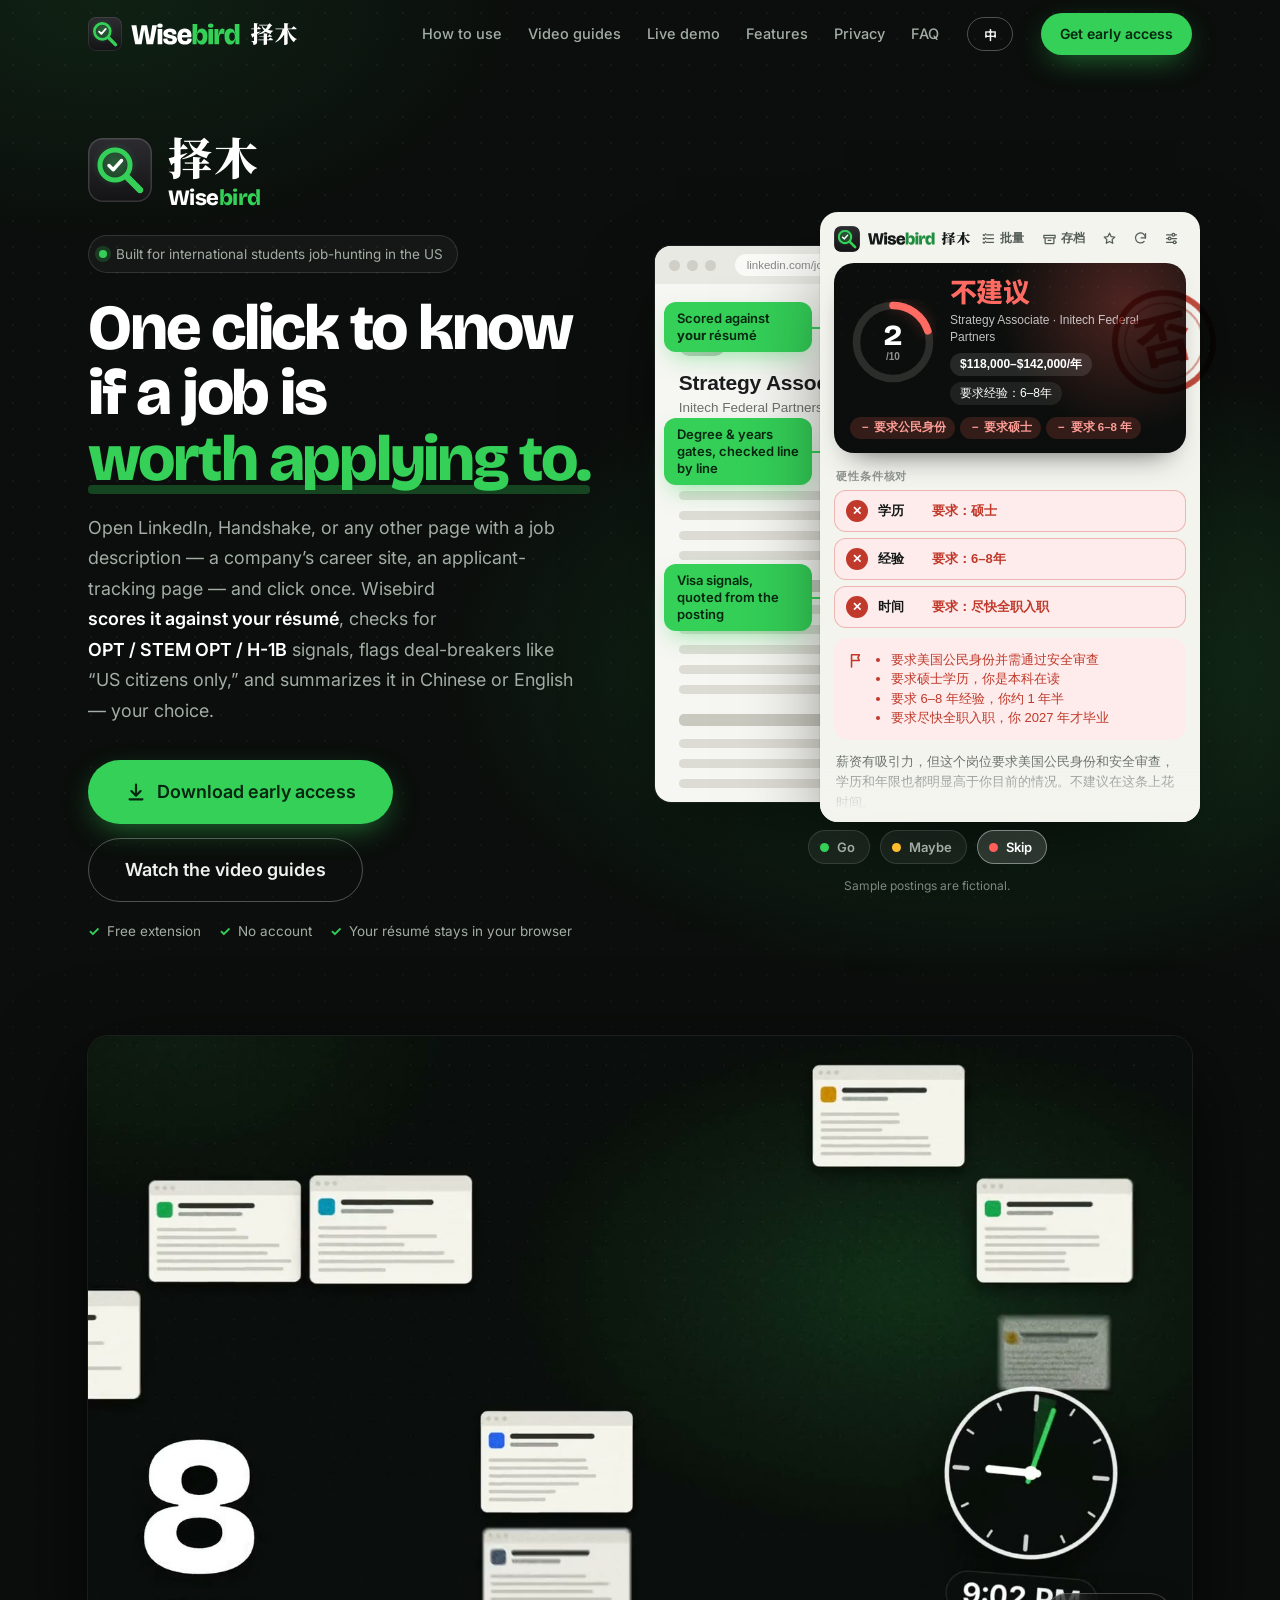
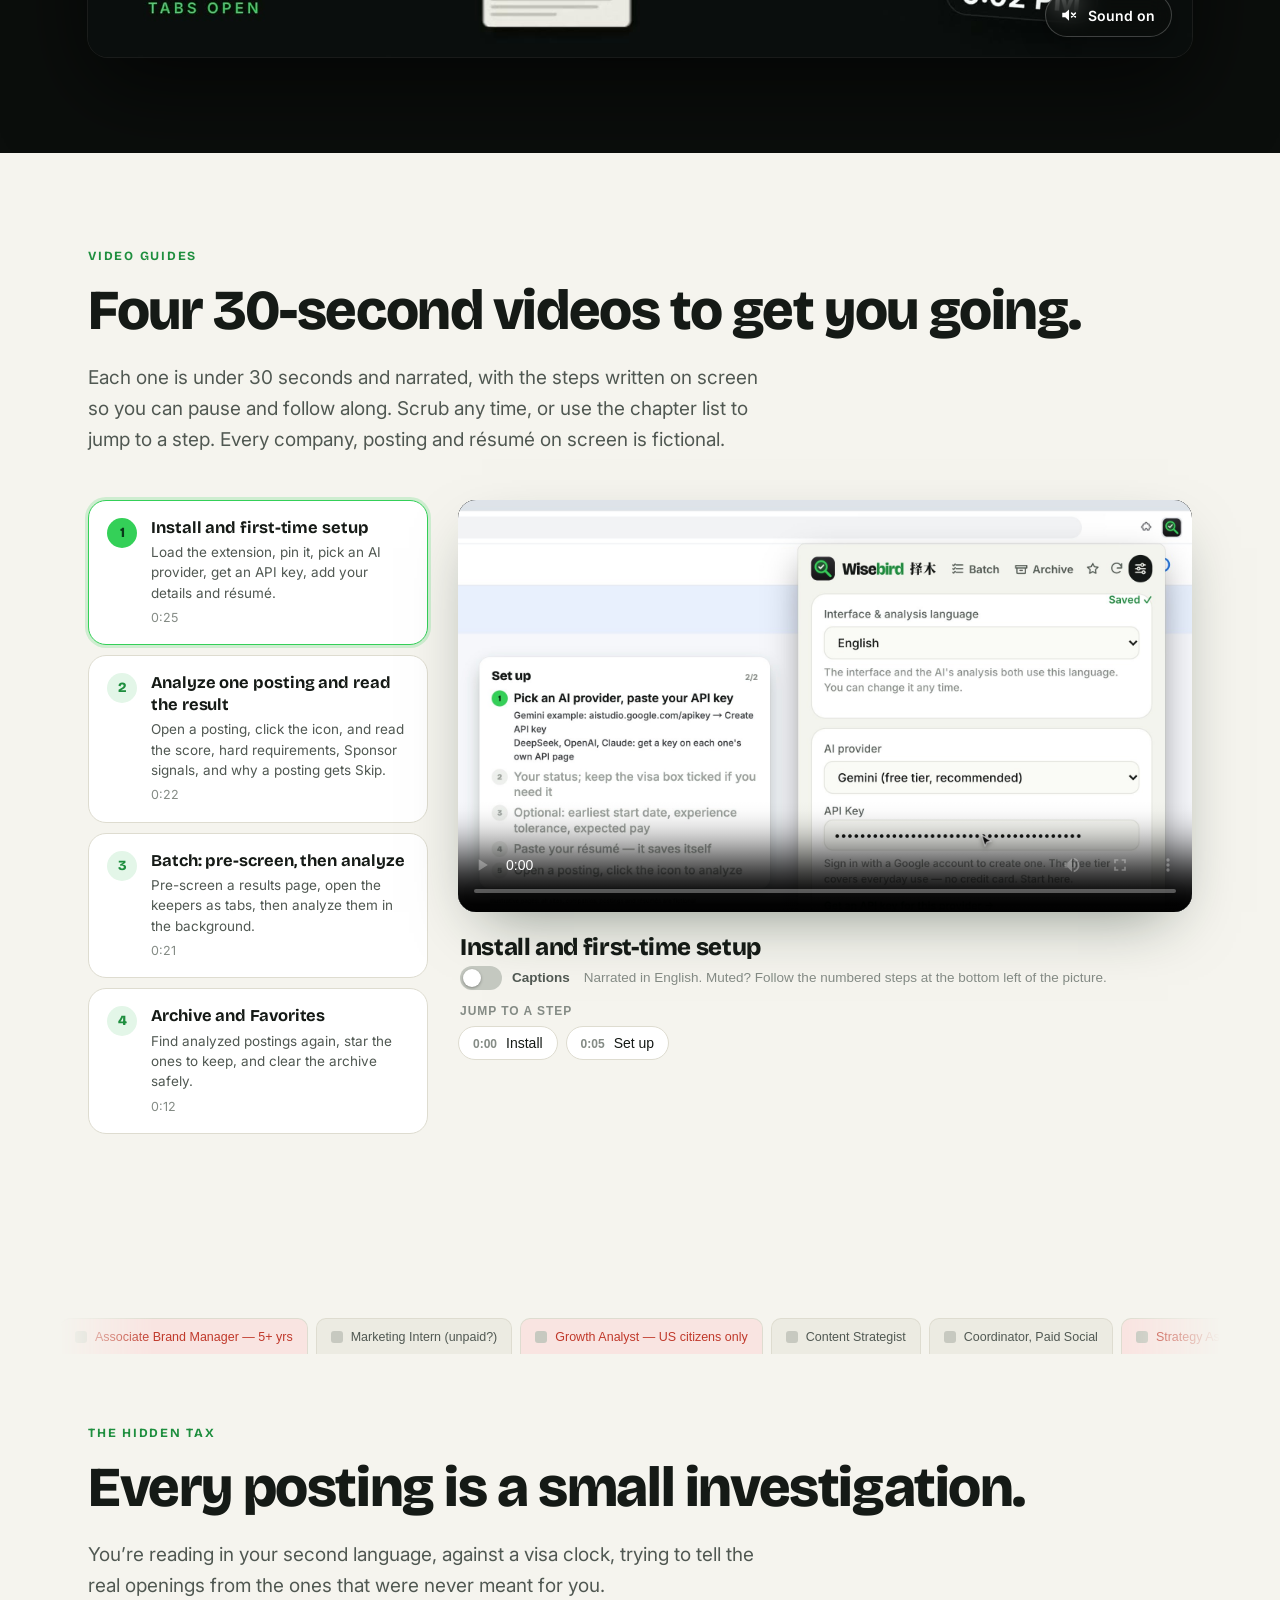
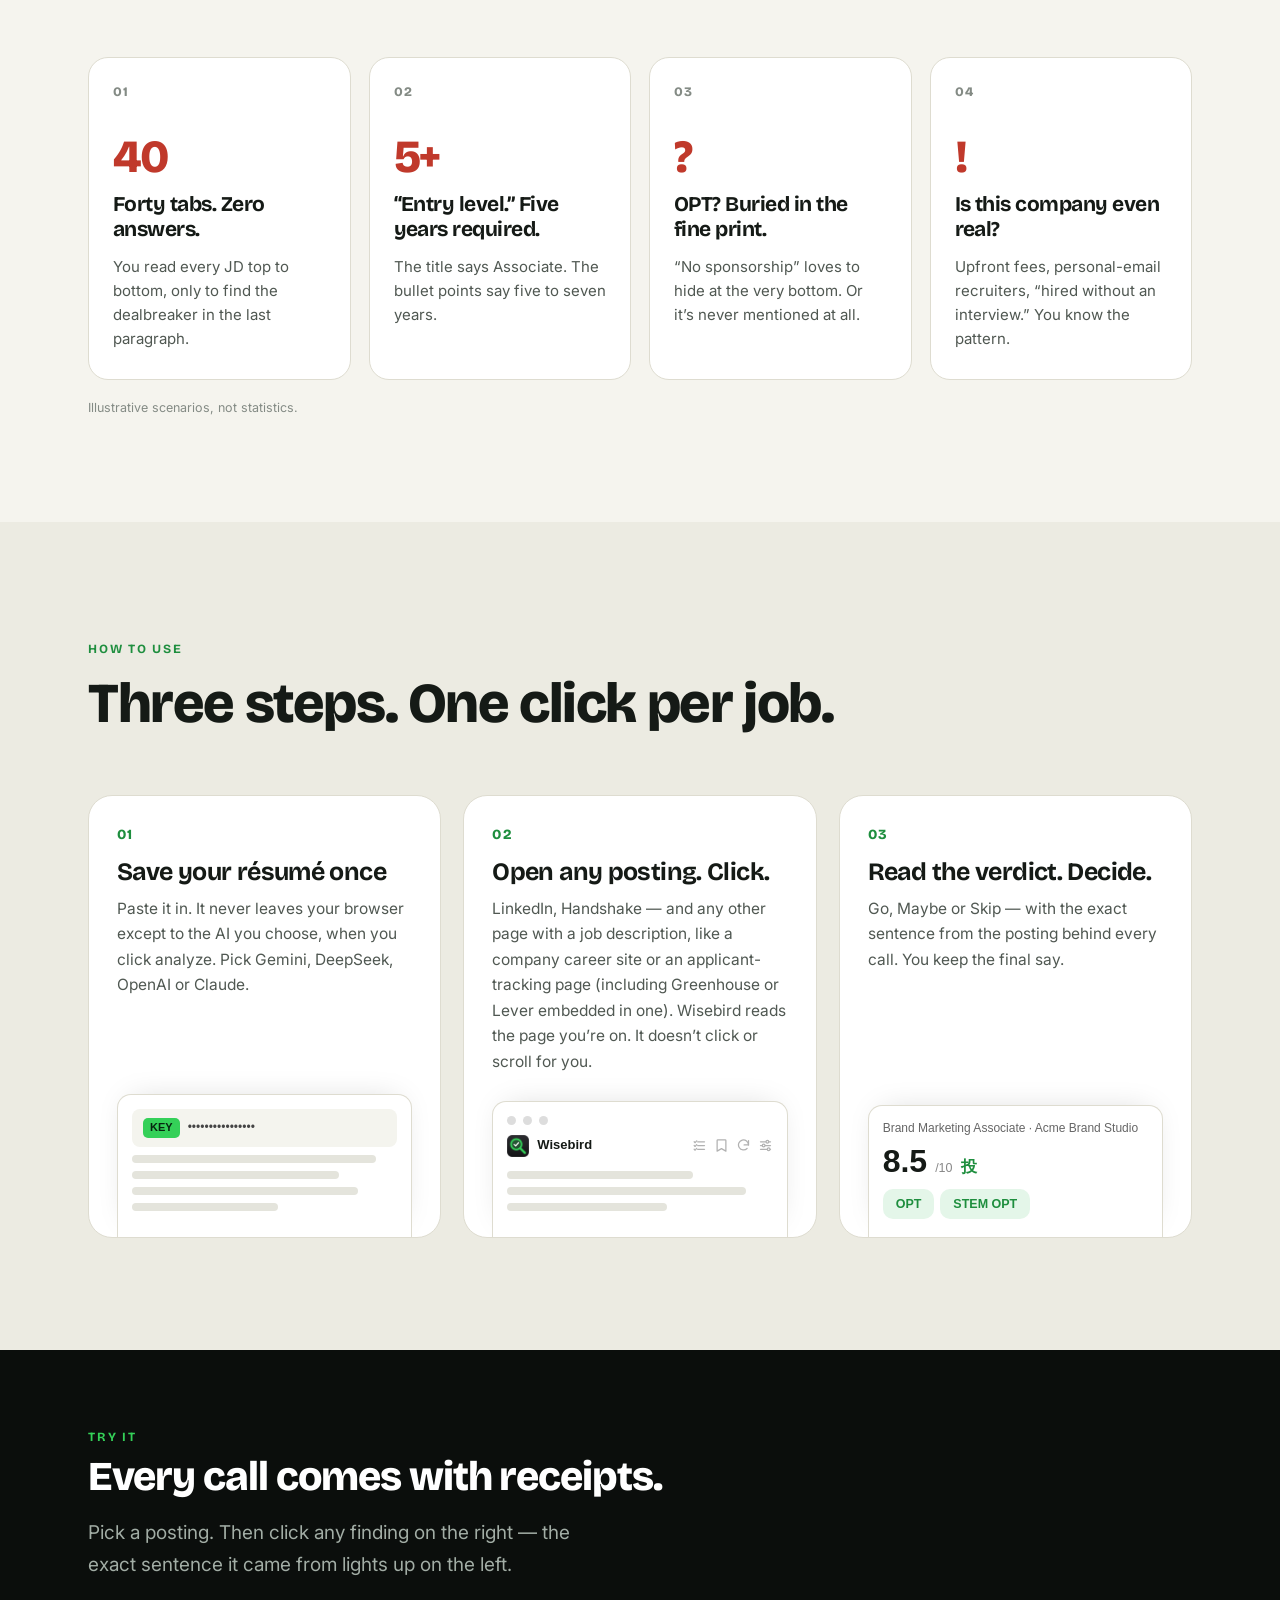
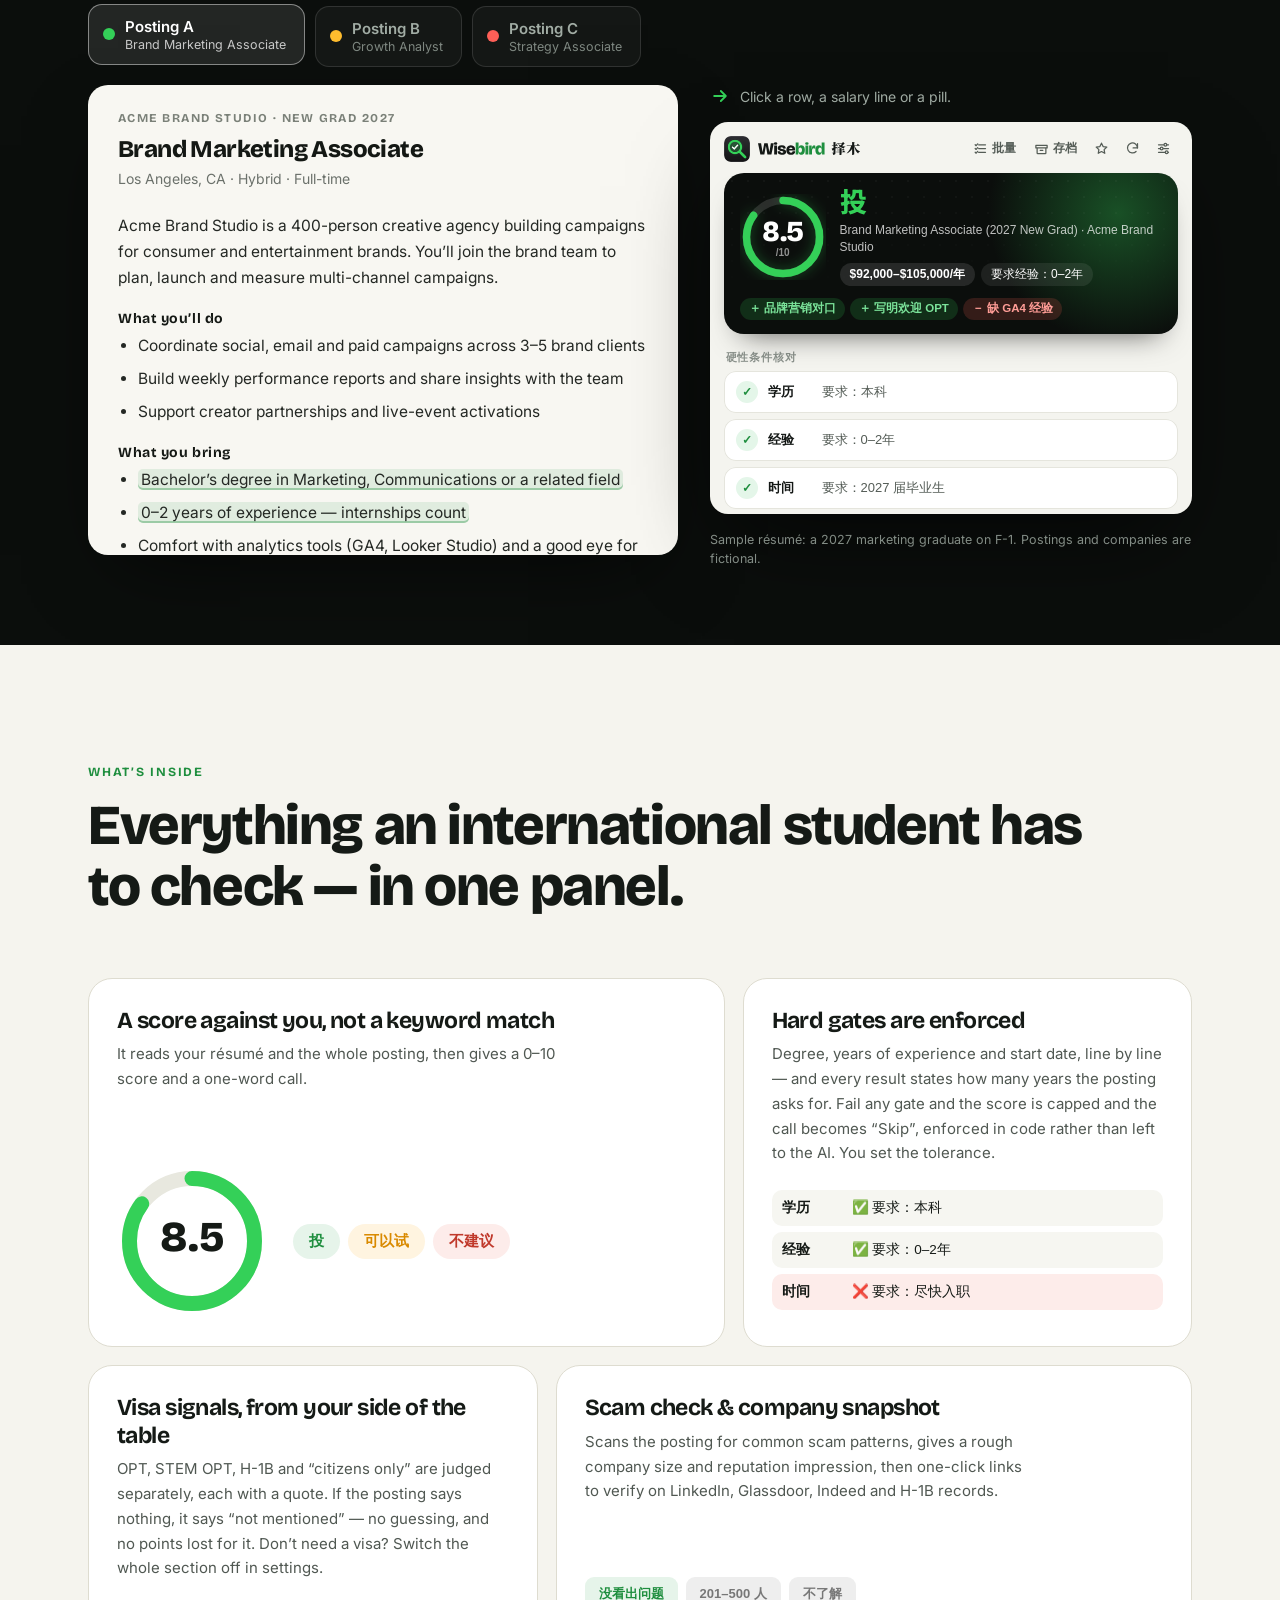
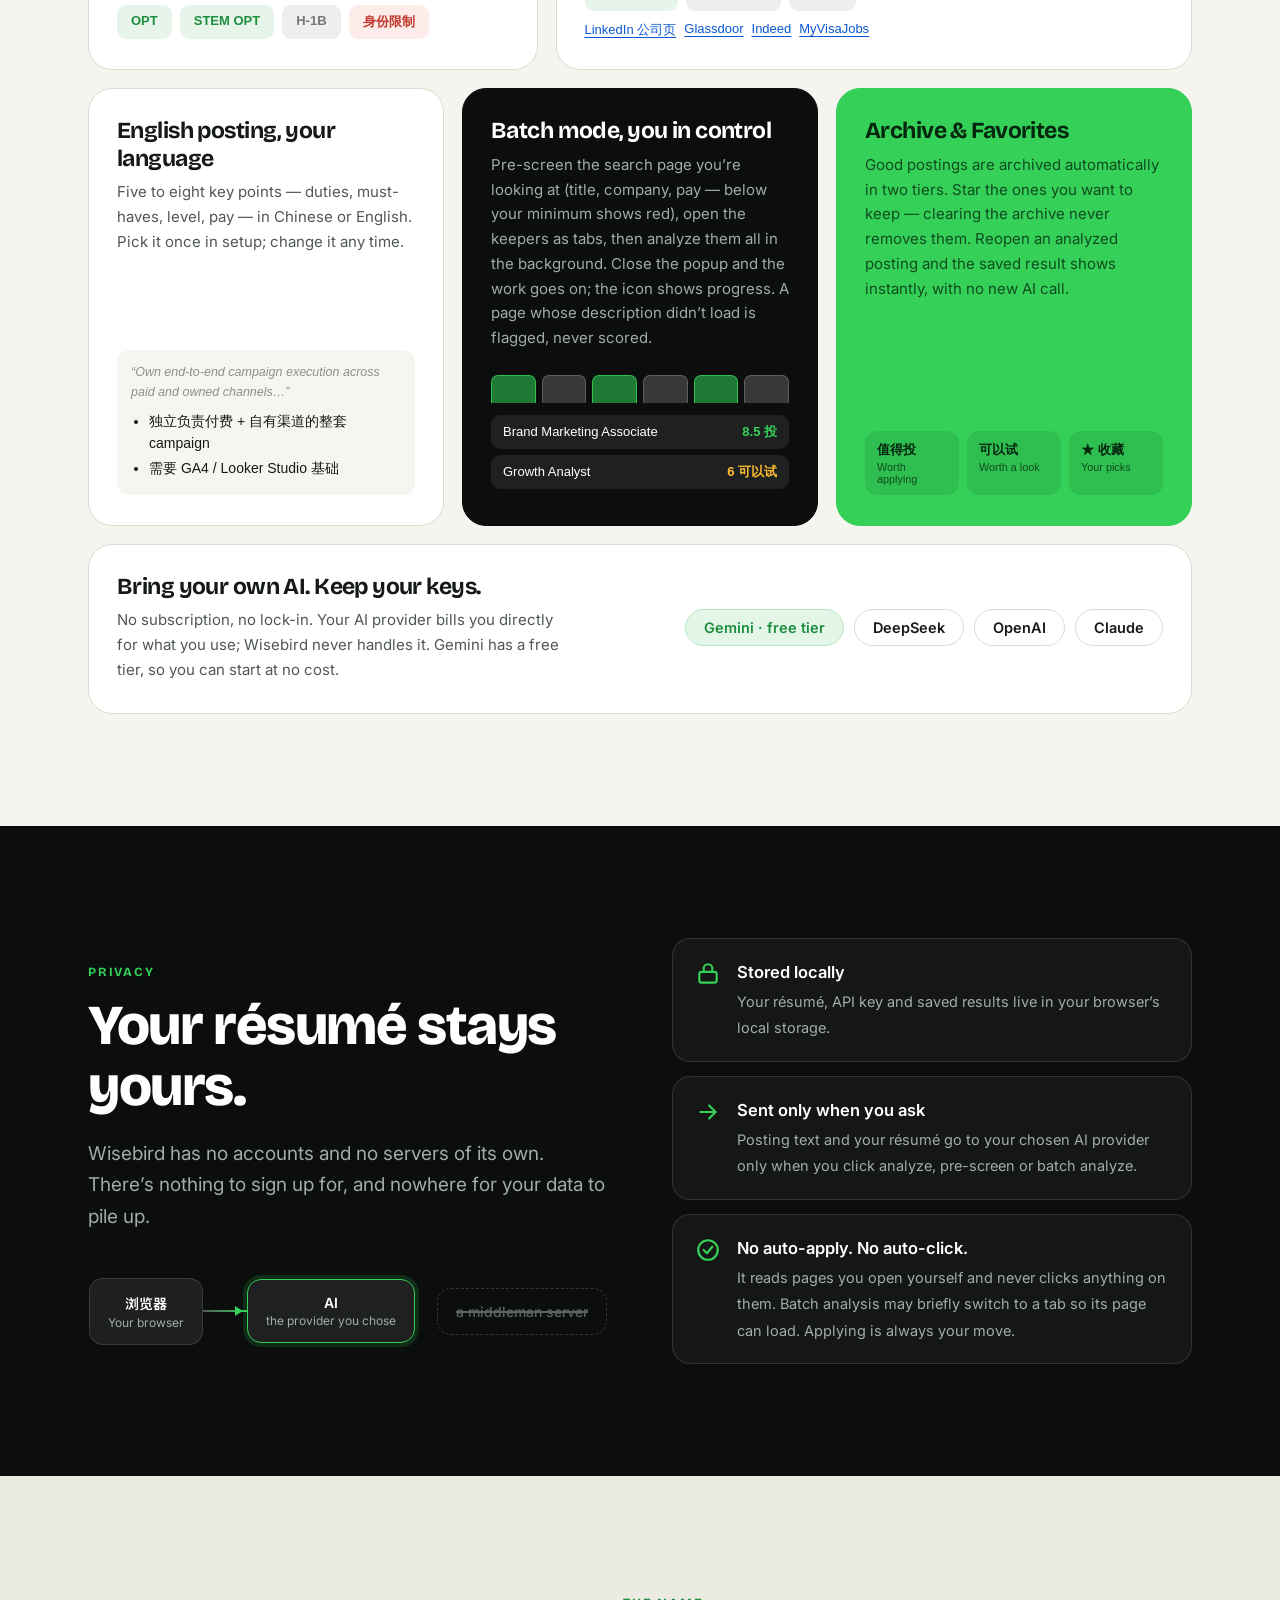
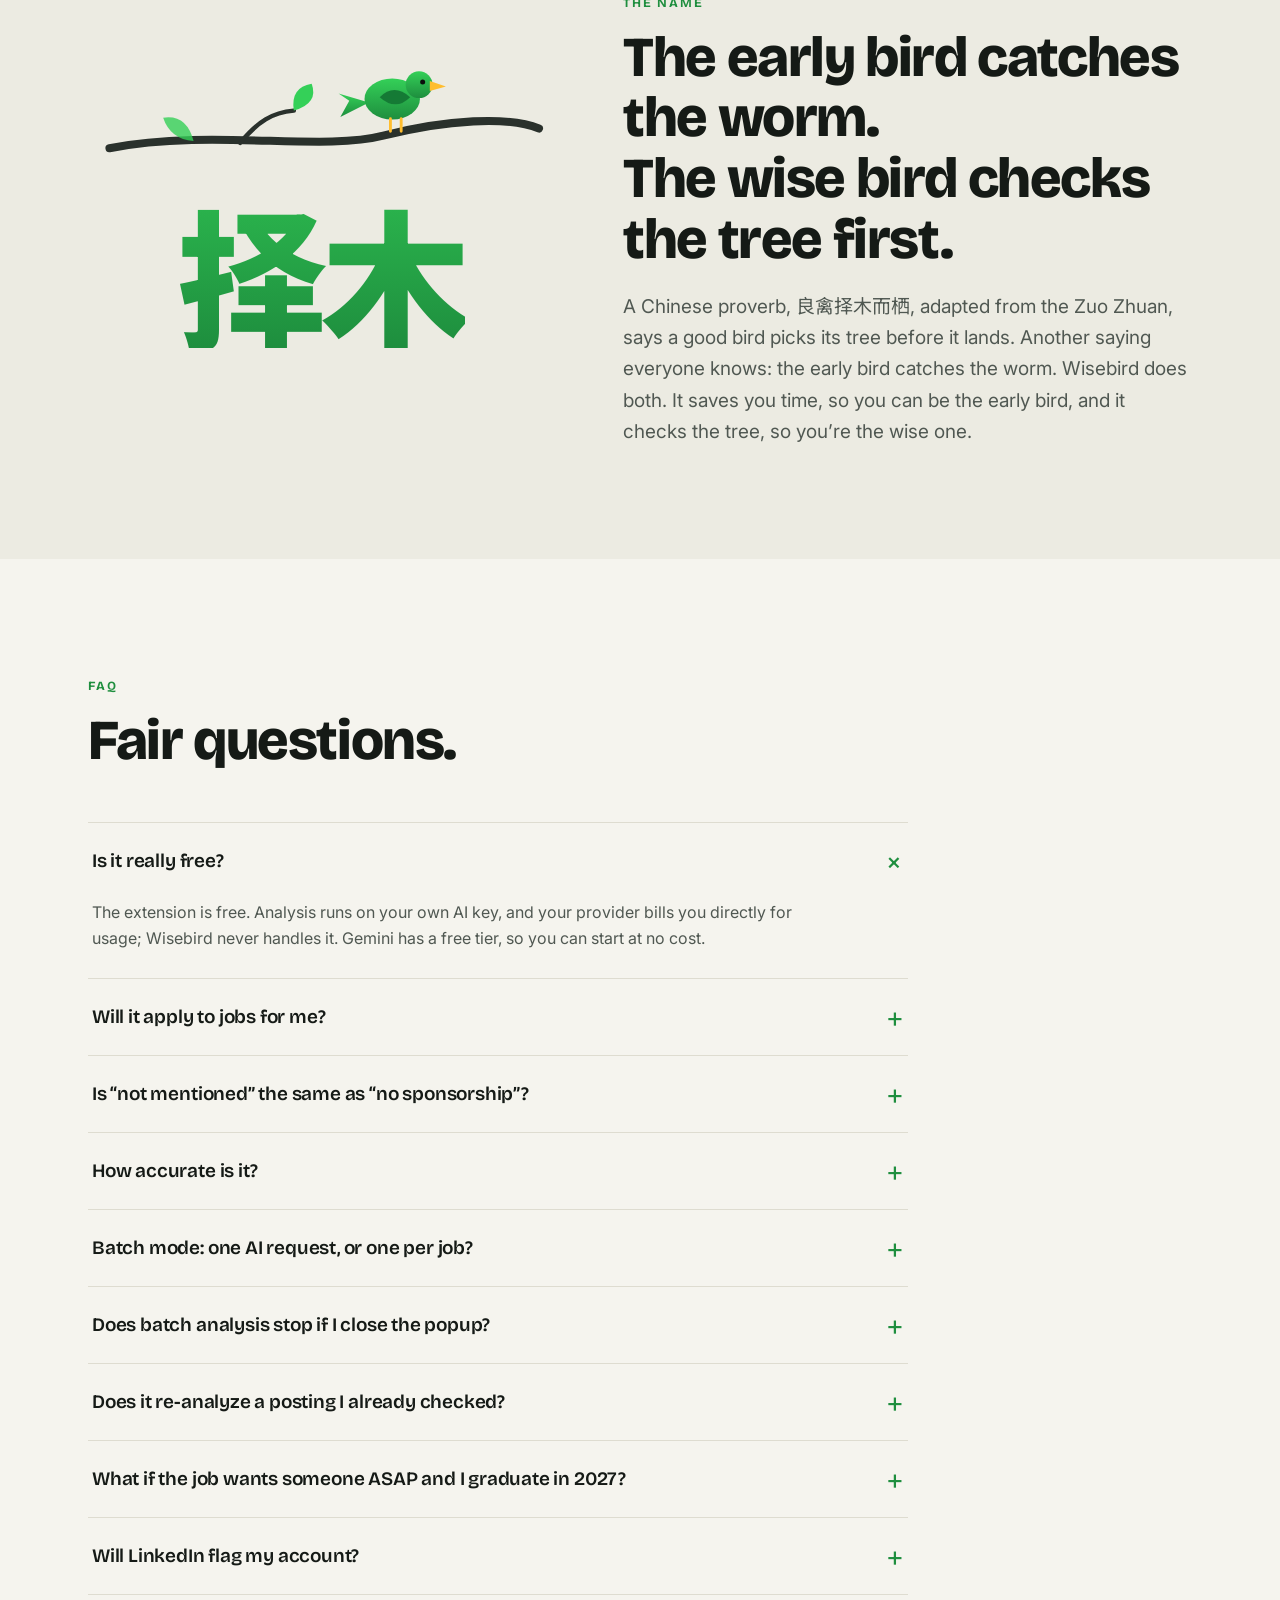
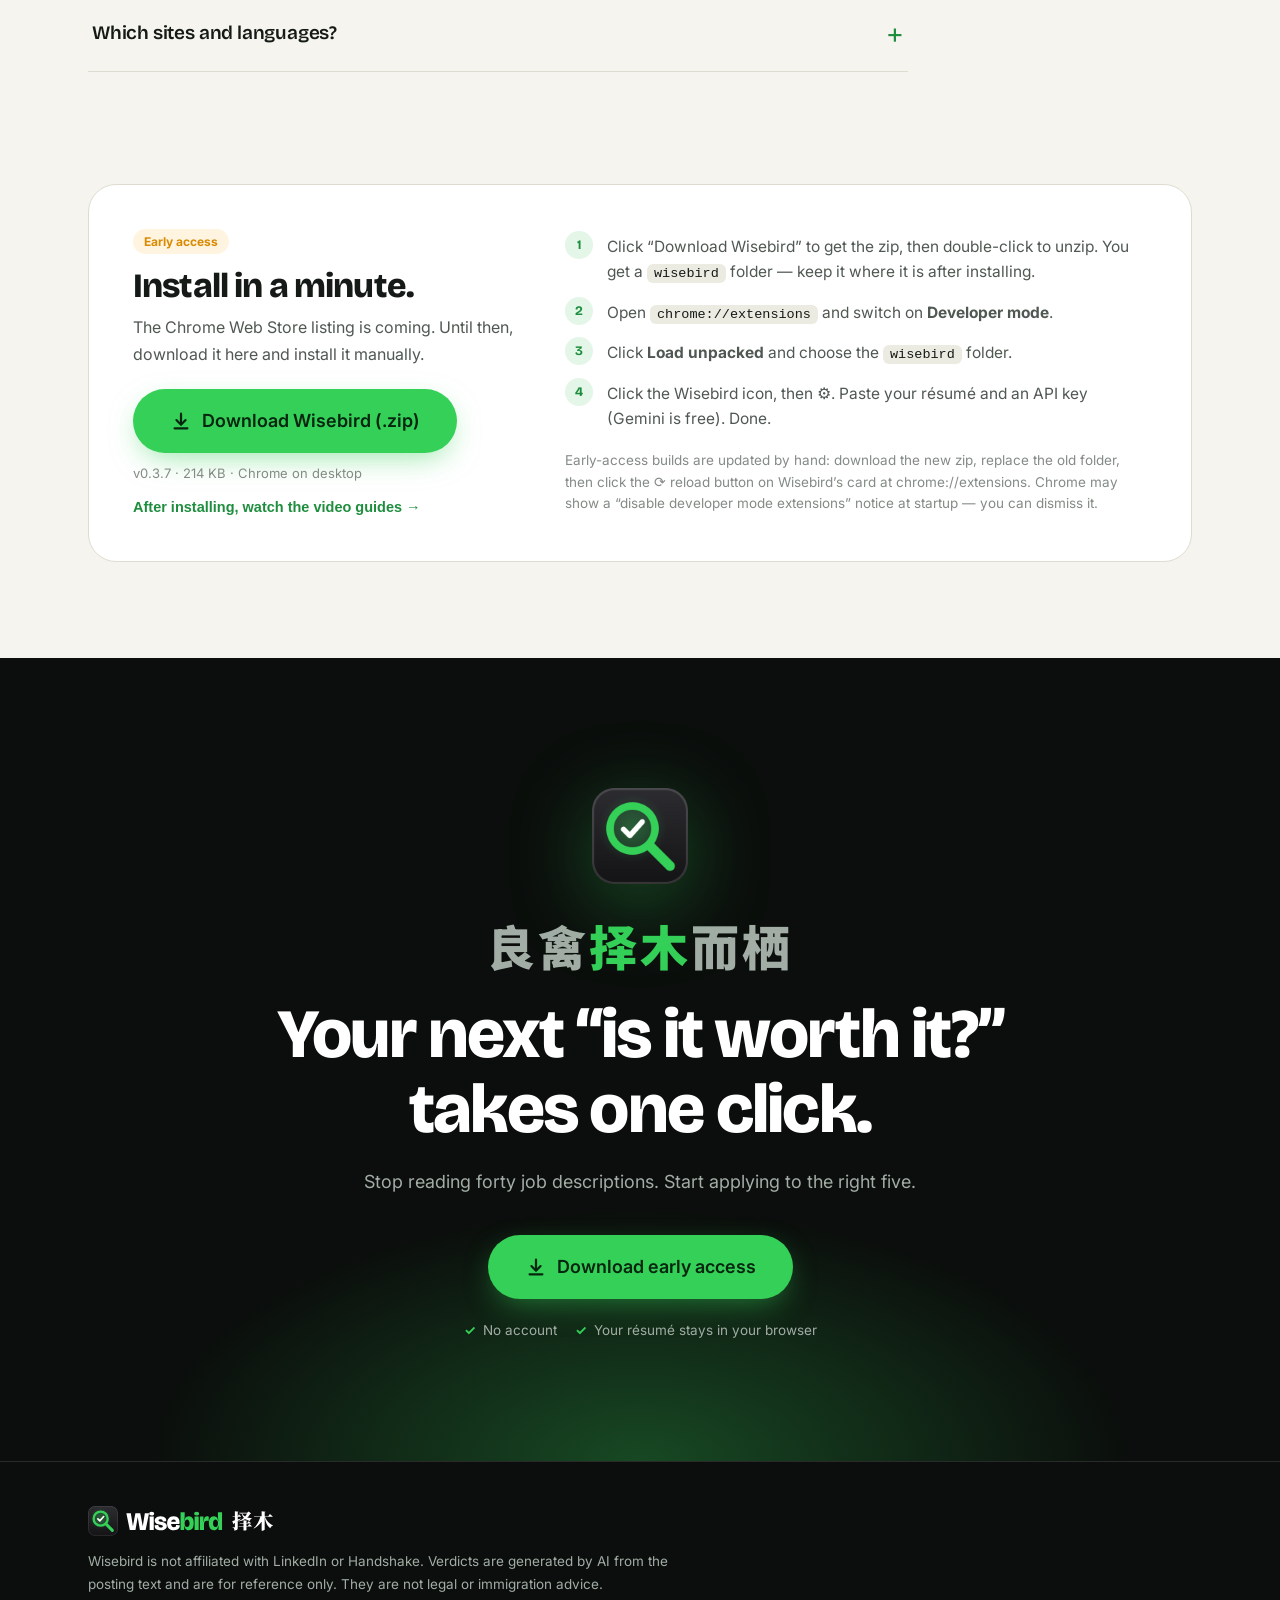
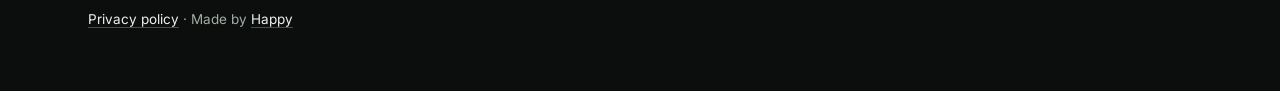
<file: index.html>
<!doctype html>
<html lang="zh-Hans">
<head>
<meta charset="utf-8" />
<meta name="viewport" content="width=device-width, initial-scale=1" />
<title>Wisebird 择木 — LinkedIn / Handshake 岗位一键判断：该不该投（留学生 OPT / H-1B）</title>
<meta name="description" content="打开 LinkedIn、Handshake，或任何带岗位描述的页面（公司官网、招聘系统……），点一下：对照你的简历打分，查 OPT / STEM OPT / H-1B 信号，揪出「仅限公民」这类红旗，再给一段中文要点。免费 Chrome 扩展。" />
<link rel="icon" type="image/png" sizes="32x32" href="icons/icon-b-32.png" />
<link rel="icon" type="image/png" sizes="128x128" href="icons/icon-b-128.png" />
<link rel="apple-touch-icon" href="icons/icon-b-128.png" />
<!-- 上线后把下面的域名改成真实地址（沿用 huanshuowang.com/<项目名>/ 的惯例） -->
<meta property="og:type" content="website" />
<meta property="og:url" content="https://huanshuowang.com/wisebird/" />
<meta property="og:title" content="Wisebird 择木 — Is this job worth applying to? One click." />
<meta property="og:description" content="A free Chrome extension for international students: fit score, OPT / H-1B signals, red flags and a short summary in Chinese or English for LinkedIn, Handshake and any other page with a job description." />
<meta property="og:image" content="https://huanshuowang.com/wisebird/media/wisebird-og-v4.png" />
<meta property="og:image:width" content="1200" />
<meta property="og:image:height" content="630" />
<meta name="twitter:card" content="summary_large_image" />
<meta name="theme-color" content="#0b0e0c" />
<link rel="preconnect" href="https://fonts.googleapis.com" />
<link rel="preconnect" href="https://fonts.gstatic.com" crossorigin />
<link href="https://fonts.googleapis.com/css2?family=Bricolage+Grotesque:opsz,wght@12..96,500;600;700;800&family=Inter:wght@400;500;600&family=Noto+Sans+SC:wght@400;500;700;900&family=Noto+Serif+SC:wght@900&display=swap" rel="stylesheet" />
<noscript><style>.rv{opacity:1!important;transform:none!important}</style></noscript>
<style>
:root{
  --ink:#0b0e0c; --ink-2:#121714; --ink-3:#1b221e;
  --paper:#f5f4ee; --paper-2:#ecebe2; --card:#fff; --line:#dedcd0; --line-d:rgba(255,255,255,.12);
  --txt:#151a16; --txt-2:#505852; --txt-3:#848b85; --txt-d:#eef2ee; --txt-d2:#a2ada5;
  --g:#34d058; --g-deep:#1e8e3e; --g-ink:#0a3a1a; --g-soft:#e3f6e8;
  --amber:#ffbd2e; --amber-deep:#d98a00; --amber-soft:#fff4e0;
  --red:#ff5f57; --red-deep:#c0392b; --red-soft:#fdecea;
  /* system Latin faces come BEFORE Noto Sans SC on purpose: its curly quotes are full-width and gap the text if the web font hasn't loaded */
  --display:"Bricolage Grotesque",-apple-system,BlinkMacSystemFont,"Segoe UI","Helvetica Neue","Noto Sans SC","PingFang SC","Microsoft YaHei",sans-serif;
  --body:"Inter",-apple-system,BlinkMacSystemFont,"Segoe UI","Helvetica Neue","Noto Sans SC","PingFang SC","Microsoft YaHei",sans-serif;
  --ui:-apple-system,BlinkMacSystemFont,"PingFang SC","Helvetica Neue","Segoe UI",sans-serif;
  --ease:cubic-bezier(.2,.8,.2,1);
}
*{box-sizing:border-box}
html{scroll-behavior:smooth;scroll-padding-top:84px}
body{margin:0;background:var(--paper);color:var(--txt);font:16px/1.65 var(--body);-webkit-font-smoothing:antialiased;text-rendering:optimizeLegibility}
img,svg{max-width:100%}
a{color:inherit}
h1,h2,h3{font-family:var(--display);margin:0;letter-spacing:-.025em;line-height:1.08}
p{margin:0}
.wrap{max-width:1160px;margin:0 auto;padding:0 28px}
.skip{position:absolute;left:-999px;top:8px;background:#fff;color:#000;padding:8px 14px;border-radius:8px;z-index:100}
.skip:focus{left:8px}
:focus-visible{outline:3px solid var(--g);outline-offset:3px;border-radius:6px}
em{font-style:normal}

/* ---------- buttons ---------- */
.btn{display:inline-flex;align-items:center;gap:10px;height:54px;padding:0 26px;border-radius:999px;font:600 16px/1 var(--body);text-decoration:none;border:1.5px solid transparent;cursor:pointer;transition:transform .25s var(--ease),box-shadow .25s var(--ease),background .2s,border-color .2s;white-space:nowrap}
.btn svg{flex:none}
.btn-primary{background:var(--g);color:#06260f;box-shadow:0 0 0 0 rgba(52,208,88,.0),0 10px 30px -8px rgba(52,208,88,.55)}
.btn-primary:hover{transform:translateY(-2px);box-shadow:0 0 0 6px rgba(52,208,88,.18),0 16px 36px -8px rgba(52,208,88,.65)}
.btn-ghost{color:var(--txt-d);border-color:rgba(255,255,255,.28)}
.btn-ghost:hover{border-color:#fff;background:rgba(255,255,255,.06)}
.btn-dark{background:var(--ink);color:#fff}
.btn-dark:hover{transform:translateY(-2px);box-shadow:0 14px 30px -10px rgba(0,0,0,.5)}
.btn-sm{height:42px;padding:0 18px;font-size:14px}
.btn-lg{height:64px;padding:0 36px;font-size:18px}

/* ---------- nav ---------- */
.nav{position:fixed;inset:0 0 auto 0;z-index:50;transition:background .3s,backdrop-filter .3s,border-color .3s;border-bottom:1px solid transparent}
.nav.solid{background:rgba(11,14,12,.82);backdrop-filter:saturate(1.4) blur(14px);-webkit-backdrop-filter:saturate(1.4) blur(14px);border-color:var(--line-d)}
.nav .wrap{display:flex;align-items:center;gap:28px;height:68px}
.brand{display:flex;align-items:center;gap:10px;text-decoration:none;color:#fff;font:700 20px/1 var(--display);letter-spacing:-.02em}
.brand img{width:32px;height:32px;display:block}
.brand img.lockup{width:auto;height:34px}
.brand small{font:500 15px var(--body);color:var(--txt-d2);letter-spacing:0}
.nav-links{display:flex;gap:26px;margin-left:auto}
.nav-links a{color:var(--txt-d2);text-decoration:none;font-size:14.5px;font-weight:500;transition:color .2s}
.nav-links a:hover{color:#fff}
.lang{background:none;border:1px solid rgba(255,255,255,.28);color:var(--txt-d);border-radius:999px;height:34px;min-width:46px;padding:0 12px;font:600 13px var(--body);cursor:pointer}
.lang:hover{border-color:#fff}

/* ---------- hero ---------- */
.hero{position:relative;background:var(--ink);color:var(--txt-d);overflow:hidden;overflow:clip;isolation:isolate}   /* clip, not hidden: "hidden" makes the hero a scroll container, which froze the film's scroll-linked rise half-transparent */
.hero::before{content:"";position:absolute;inset:0;z-index:-2;background:
  radial-gradient(900px 520px at 78% 38%,rgba(52,208,88,.22),transparent 62%),
  radial-gradient(700px 400px at 8% 0%,rgba(52,208,88,.10),transparent 60%)}
.hero::after{content:"";position:absolute;inset:0;z-index:-1;opacity:.5;background-image:radial-gradient(rgba(255,255,255,.09) 1px,transparent 1.2px);background-size:26px 26px;mask-image:linear-gradient(to bottom,#000 30%,transparent 95%);-webkit-mask-image:linear-gradient(to bottom,#000 30%,transparent 95%)}
.hero-grid{display:grid;grid-template-columns:1fr 1.02fr;gap:40px;align-items:center;padding-top:132px;padding-bottom:88px}
.chip{display:inline-flex;align-items:center;gap:9px;padding:7px 14px 7px 10px;border:1px solid var(--line-d);border-radius:999px;font-size:13.5px;color:var(--txt-d2);background:rgba(255,255,255,.04)}
.chip i{width:8px;height:8px;border-radius:50%;background:var(--g);box-shadow:0 0 0 4px rgba(52,208,88,.2);animation:pulse 2.4s infinite}
@keyframes pulse{50%{box-shadow:0 0 0 8px rgba(52,208,88,0)}}
.hero h1{font-size:clamp(44px,5vw,72px);font-weight:800;color:#fff;margin:22px 0 22px;letter-spacing:-.035em;line-height:1.02}
.hero h1 em{color:var(--g);background:none;position:relative;white-space:nowrap}
.hero h1 em::after{content:"";position:absolute;left:0;right:0;bottom:.04em;height:.14em;background:var(--g);opacity:.28;border-radius:4px;transform-origin:left;animation:underline 1s .6s var(--ease) both}
@keyframes underline{from{transform:scaleX(0)}}
.hero .sub{font-size:clamp(17px,1.4vw,18.5px);color:var(--txt-d2);max-width:27.5em;line-height:1.7}
.hero .sub b{color:#fff;font-weight:600;white-space:nowrap}
.cta-row{display:flex;flex-wrap:wrap;gap:14px;margin:34px 0 18px}
.cta-meta{font-size:13.5px;color:var(--txt-d2);display:flex;flex-wrap:wrap;gap:6px 18px}
.cta-meta span::before{content:"✓";color:var(--g);margin-right:7px;font-weight:700}


/* ---------- name reveal: proverb -> 择木 / Wisebird ---------- */
.nameplay{display:flex;align-items:center;min-height:76px;margin-bottom:26px}
.np-icon{display:block;flex:none;width:64px;height:64px;max-width:0;margin-right:0;opacity:0;transform:scale(.5);animation:npIcon .7s 2.05s var(--ease) forwards}
@keyframes npIcon{to{max-width:64px;margin-right:16px;opacity:1;transform:none}}
.np-zh{display:flex;align-items:baseline;font:900 44px/1.1 "Noto Serif SC","Songti SC","Noto Sans SC",var(--display);letter-spacing:.05em;color:#fff;white-space:nowrap;opacity:0;animation:npIn .7s .15s var(--ease) forwards}
@keyframes npIn{from{opacity:0;transform:translateY(8px)}to{opacity:1;transform:none}}
.np-a,.np-b{display:inline-block;overflow:hidden;max-width:2.4em;animation:npOut .8s 1.75s var(--ease) forwards}
@keyframes npOut{to{max-width:0;opacity:0}}
.np-k{display:inline-block;animation:npK .8s 1.75s var(--ease) forwards}
@keyframes npK{to{color:#fff}}
.np-en{position:relative;height:1.7em;margin-top:2px;font:500 15.5px/1.7 var(--body);color:var(--txt-d2)}
.np-e1{position:absolute;left:0;top:0;white-space:nowrap;opacity:0;animation:npIn .7s .45s var(--ease) forwards,npFade .45s 1.7s ease forwards}
@keyframes npFade{to{opacity:0}}
.np-e2{position:absolute;left:0;top:0;opacity:0;font:800 22px/1.5 var(--display);letter-spacing:-.025em;color:#fff;animation:npIn .6s 2.15s var(--ease) forwards}

/* hero stage */
.stage{position:relative;height:650px;margin-right:-8px}
.win{position:absolute;left:0;top:34px;width:80%;height:556px;border-radius:16px;background:#f6f6f2;box-shadow:0 30px 80px -20px rgba(0,0,0,.6),0 0 0 1px rgba(255,255,255,.08);overflow:hidden;color:#222}
.win-bar{height:38px;background:#e9e9e3;display:flex;align-items:center;gap:7px;padding:0 14px}
.win-bar i{width:11px;height:11px;border-radius:50%;background:#cfcfc7}
.win-bar span{margin-left:12px;flex:1;max-width:260px;height:22px;border-radius:11px;background:#fafaf7;font:500 11.5px/22px var(--ui);color:#888;padding:0 12px;overflow:hidden;white-space:nowrap}
.win-body{padding:26px 24px;position:relative;height:calc(100% - 38px)}
.win-logo{width:46px;height:46px;border-radius:10px;background:linear-gradient(135deg,#d5d8d2,#b9beb6);margin-bottom:14px}
.win-title{font:700 21px/1.25 var(--ui);color:#1c1c1e;letter-spacing:-.01em;margin-bottom:4px}
.win-co{font:400 13.5px var(--ui);color:#6c716c;margin-bottom:16px}
.win-btn{display:inline-block;height:30px;width:96px;border-radius:15px;background:#3a6fd8;opacity:.9;margin-bottom:22px}
.sk{height:9px;border-radius:5px;background:#dcdcd4;margin:0 0 11px}
.sk.h{height:12px;width:38%;background:#c9c9c0;margin:20px 0 13px}
.scan{position:absolute;left:0;right:0;top:0;height:90px;background:linear-gradient(to bottom,transparent,rgba(52,208,88,.28) 72%,rgba(52,208,88,.0));border-bottom:2px solid rgba(52,208,88,.9);transform:translateY(-100px);opacity:0;pointer-events:none}
.scan.go{animation:scan 1.15s var(--ease) both}
@keyframes scan{0%{opacity:1;transform:translateY(-100px)}90%{opacity:1}100%{opacity:0;transform:translateY(520px)}}
.pp-wrap{position:absolute;right:0;top:0;width:380px}
.callout{position:absolute;right:388px;display:block;width:max-content;max-width:148px;font:600 13px/1.3 var(--body);color:#06260f;background:var(--g);padding:8px 13px;border-radius:12px;box-shadow:0 10px 24px -8px rgba(52,208,88,.55)}
.callout::after{content:"";position:absolute;left:100%;top:50%;width:14px;height:2px;background:var(--g)}
.callout::before{content:"";position:absolute;left:calc(100% + 12px);top:50%;width:8px;height:8px;margin-top:-3px;border-radius:50%;background:var(--g)}
.dots{position:absolute;left:0;right:0;bottom:-2px;display:flex;gap:10px;justify-content:center;z-index:3}
.dots button{display:flex;align-items:center;gap:8px;background:rgba(255,255,255,.06);border:1px solid var(--line-d);color:var(--txt-d2);border-radius:999px;padding:8px 14px 8px 11px;font:600 13px var(--body);cursor:pointer;transition:all .25s}
.dots button i{width:9px;height:9px;border-radius:50%}
.dots button[data-k=go] i{background:var(--g)} .dots button[data-k=try] i{background:var(--amber)} .dots button[data-k=no] i{background:var(--red)}
.dots button[aria-pressed=true]{color:#fff;background:rgba(255,255,255,.14);border-color:rgba(255,255,255,.4)}
.cap{position:absolute;left:0;bottom:-34px;width:100%;text-align:center;font-size:12px;color:var(--txt-d2);opacity:.75}

/* ---------- the faithful popup mock (matches the extension's current design) ---------- */
.pp{background:#f4f4ef;color:#141816;border-radius:18px;font:13px/1.5 var(--ui);padding:12px 14px 16px;box-shadow:0 40px 90px -24px rgba(0,0,0,.65),0 0 0 1px rgba(0,0,0,.06);position:relative;overflow:hidden;text-align:left}
.pp.clip{max-height:610px}
.pp.clip::after{content:"";position:absolute;left:0;right:0;bottom:0;height:70px;background:linear-gradient(to bottom,rgba(244,244,239,0),#f4f4ef 85%);pointer-events:none}
.pp-head{display:flex;justify-content:space-between;align-items:center;margin-bottom:10px}
.pp-brand{display:flex;align-items:center;flex:none;gap:8px;font:800 19px/1 var(--display);letter-spacing:-.02em}
.pp-brand img{width:26px;height:26px;display:block;border-radius:7px}
.pp-brand img.pp-wm{width:auto;height:13.5px;border-radius:0}
.pp-gh{display:flex;align-items:center;gap:2px;color:#545c56}
.pp-hb{display:flex;align-items:center;gap:4px;padding:6px 8px;border-radius:999px;font:600 12px var(--ui);white-space:nowrap}
.pp-hb.act{background:#141816;color:#f4f4ef}
.pp-hi{padding:7px}
.pp-hero{--tone:#34d058;--glow:rgba(52,208,88,.34);position:relative;overflow:hidden;isolation:isolate;background:#0b0e0c;color:#fff;border-radius:20px;padding:16px 16px 14px;box-shadow:0 16px 30px -18px rgba(0,0,0,.7)}
.pp-hero.tone-try{--tone:#ffbd2e;--glow:rgba(255,189,46,.26)}
.pp-hero.tone-no{--tone:#ff6a62;--glow:rgba(255,95,87,.28)}
.pp-hero::before{content:"";position:absolute;z-index:-1;right:-70px;top:-90px;width:260px;height:260px;background:radial-gradient(closest-side,var(--glow),transparent)}
.pp-hero::after{content:"";position:absolute;z-index:-1;inset:0;opacity:.5;background-image:radial-gradient(rgba(255,255,255,.08) 1px,transparent 1.2px);background-size:16px 16px;-webkit-mask-image:linear-gradient(to bottom,#000,transparent 80%);mask-image:linear-gradient(to bottom,#000,transparent 80%)}
.pp-hrow{display:flex;align-items:center;gap:14px}
.pp-gauge{position:relative;width:86px;height:86px;flex:none}
.pp-gauge svg{width:100%;height:100%;display:block}
.pp-gauge .gt{fill:none;stroke:rgba(255,255,255,.13);stroke-width:7}
.pp-gauge .ga{fill:none;stroke:var(--tone);stroke-width:7;stroke-linecap:round;filter:drop-shadow(0 0 6px var(--glow))}
.pp-gauge .gn{position:absolute;inset:0;display:grid;place-content:center;text-align:center;font-family:var(--display)}
.pp-score{font:800 29px/1 var(--display);letter-spacing:-.03em;font-variant-numeric:tabular-nums}
.pp-gauge small{font:600 10px/1 var(--ui);opacity:.55;margin-top:2px}
.pp-hm{min-width:0}
.pp-verdict{font:800 27px/1.05 var(--display);letter-spacing:-.02em;color:var(--tone)}
.pp-job{margin-top:5px;color:rgba(255,255,255,.74);font-size:12px;line-height:1.35}
.pp-salary{display:inline-block;margin-top:8px;font:600 12px var(--ui);background:rgba(255,255,255,.11);border-radius:999px;padding:3px 10px}
.pp-pills{display:flex;flex-wrap:wrap;gap:6px;margin-top:8px}.pp-pills .pp-salary{margin-top:0}.pp-salary.exp{background:rgba(255,255,255,.08);font-weight:500}
.pp-salary.none{background:transparent;padding-left:0;font-weight:500;color:rgba(255,255,255,.5)}
.pp-chips{display:flex;flex-wrap:wrap;gap:5px;margin-top:12px}
.pp-chip{font:600 11.5px/1.2 var(--ui);padding:4px 9px;border-radius:999px}
.pp-chip.p{background:rgba(52,208,88,.16);color:#7be39a}.pp-chip.c{background:rgba(255,95,87,.17);color:#ff9d97}
.go{color:#1e8e3e}.try{color:#d98a00}.no{color:#c0392b}
.pp-h{font:600 11px/1 var(--ui);letter-spacing:.08em;text-transform:uppercase;color:#8a918b;margin:18px 2px 8px}
.pp-row{display:flex;align-items:center;gap:10px;padding:10px 12px;margin-bottom:6px;background:#fff;border-radius:12px;box-shadow:inset 0 0 0 1px #e5e5dd;transition:background .25s}
.pp-row .ic{width:22px;height:22px;border-radius:50%;display:grid;place-items:center;flex:none;background:#e4f6e9;color:#1e8e3e;font:800 12px var(--ui)}
.pp-row .ic::before{content:"✓"}
.pp-row.fail{background:#fdeceb;box-shadow:inset 0 0 0 1px rgba(192,57,43,.3)}
.pp-row.unk .ic{background:rgba(20,24,22,.1);color:#545c56}.pp-row.unk .ic::before{content:"?"}
.pp-row.fail .ic{background:#c0392b;color:#fff}.pp-row.fail .ic::before{content:"✕"}
.pp-tag{font-weight:600;flex:none;min-width:44px}
.pp-row span.v{color:#545c56}.pp-row.fail span.v{color:#c0392b;font-weight:600}
.pp-flags{display:flex;gap:10px;align-items:flex-start;margin-top:10px;padding:12px 14px;background:#fdeceb;border-radius:14px}
.pp-flags svg{width:17px;height:17px;flex:none;margin-top:2px;fill:none;stroke:#c0392b;stroke-width:2.2;stroke-linecap:round;stroke-linejoin:round}
.pp-flags ul{margin:0;padding-left:16px;color:#c0392b;font-weight:500}
.pp-sum{margin:12px 2px 0;font-size:13px;line-height:1.6;color:#545c56}
.pp [data-ev]{cursor:pointer}
.pp-row[data-ev]:hover,.pp-flags li[data-ev]:hover{background-color:rgba(52,208,88,.1)}
.pp-row.lit{background-color:rgba(52,208,88,.2)}.pp-flags li.lit{background-color:rgba(255,95,87,.14)}
.pp-salary[data-ev]:hover{background:rgba(255,255,255,.2)}.pp-salary.lit{background:rgba(52,208,88,.45);color:#fff}
.pp-row.fail[data-ev]:hover,.pp-row.fail.lit{background:#f9d9d5}
.pills{display:flex;gap:6px;flex-wrap:wrap}
.pill{border:1.5px solid transparent;border-radius:10px;padding:7px 12px;font:600 12.5px var(--ui);background:rgba(20,24,22,.08);color:#545c56;cursor:pointer;transition:transform .15s}
.pill:hover{transform:translateY(-1px)}
.pill.g{background:#e4f6e9;color:#1e8e3e}.pill.r{background:#fdeceb;color:#c0392b}.pill.a{background:#fff2d9;color:#b96f00}
.pill.on{border-color:currentColor}
.pill-d{margin-top:8px;padding:10px 12px;background:#fff;border-radius:12px;box-shadow:inset 0 0 0 1px #e5e5dd;font-size:12.5px;min-height:34px}
.pill-d .hint{color:#8a918b}
.pill-d b{display:block;margin-bottom:2px}
.pill-d i{display:block;color:#8a918b;font-size:11.5px;margin-top:2px}
.pp-stamp{position:absolute;right:-16px;top:78px;width:104px;height:104px;border:6px solid currentColor;border-radius:50%;display:grid;place-items:center;font:800 56px/1 var(--display);background:rgba(255,255,255,.0);opacity:0;transform:rotate(-14deg);pointer-events:none;z-index:4;mix-blend-mode:multiply}
.pp-stamp::before{content:"";position:absolute;inset:6px;border:2px solid currentColor;border-radius:50%;opacity:.55}
/* entrance choreography (only when .anim is set) */
.pp.anim .st{opacity:0;transform:translateY(10px);animation:rise .55s var(--d,0ms) var(--ease) both}
@keyframes rise{to{opacity:1;transform:none}}
.pp-wrap.anim .pp-stamp{animation:slam .55s 1.35s cubic-bezier(.2,1.5,.4,1) both}
@keyframes slam{0%{opacity:0;transform:rotate(-34deg) scale(2.6)}55%{opacity:1;transform:rotate(-12deg) scale(.92)}100%{opacity:.9;transform:rotate(-14deg) scale(1)}}
.pp-wrap:not(.anim) .pp-stamp{display:none}

/* ---------- section scaffolding ---------- */
section{position:relative}
.sec{padding:112px 0}
.kicker{display:inline-block;font:700 12.5px/1 var(--display);letter-spacing:.14em;text-transform:uppercase;color:var(--g-deep);margin-bottom:18px}
.dark .kicker{color:var(--g)}
.h2{font-size:clamp(34px,4.4vw,58px);font-weight:800;max-width:18em}
.lead{font-size:clamp(17px,1.5vw,19px);color:var(--txt-2);max-width:36em;margin-top:20px}
.dark{background:var(--ink);color:var(--txt-d)}
.dark .h2{color:#fff}
.dark .lead{color:var(--txt-d2)}
.rv{opacity:0;transform:translateY(22px);transition:opacity .8s var(--ease),transform .8s var(--ease);transition-delay:var(--rd,0ms)}
.rv.in{opacity:1;transform:none}

/* ---------- pain ---------- */
.pain{padding:88px 0 104px;background:var(--paper);overflow:hidden}
.tabs-strip{margin:0 -28px 64px;overflow:hidden;mask-image:linear-gradient(90deg,transparent,#000 8%,#000 92%,transparent);-webkit-mask-image:linear-gradient(90deg,transparent,#000 8%,#000 92%,transparent)}
.tabs-track{display:flex;gap:8px;width:max-content;animation:marq 60s linear infinite}
@keyframes marq{to{transform:translateX(-50%)}}
.tabc{display:flex;align-items:center;gap:8px;height:36px;padding:0 14px;border-radius:10px 10px 0 0;background:var(--paper-2);border:1px solid var(--line);border-bottom:0;font:500 12.5px var(--ui);color:var(--txt-2);white-space:nowrap}
.tabc::before{content:"";width:12px;height:12px;border-radius:3px;background:#c7c9c0}
.tabc.x{color:var(--red-deep);background:#f9e4e1}
.pain-grid{display:grid;grid-template-columns:repeat(4,1fr);gap:18px;margin-top:56px}
.pcard{background:var(--card);border:1px solid var(--line);border-radius:20px;padding:26px 24px 28px}
.pcard .n{font:800 13px var(--display);color:var(--txt-3);letter-spacing:.1em;margin-bottom:34px;display:block}
.pcard h3{font-size:21px;font-weight:700;line-height:1.2;margin-bottom:12px}
.pcard p{font-size:15px;color:var(--txt-2);line-height:1.6}
.pcard .big{font:800 46px/1 var(--display);letter-spacing:-.04em;color:var(--red-deep);margin-bottom:12px;display:block}
.pain-note{font-size:12.5px;color:var(--txt-3);margin-top:18px}

/* ---------- how ---------- */
.how{background:var(--paper-2)}
.steps{display:grid;grid-template-columns:repeat(3,1fr);gap:22px;margin-top:60px;counter-reset:s}
.step{background:var(--card);border-radius:24px;padding:30px 28px 0;border:1px solid var(--line);position:relative;overflow:hidden;min-height:400px;display:flex;flex-direction:column}
.step::before{counter-increment:s;content:counter(s,decimal-leading-zero);font:800 14px var(--display);color:var(--g-deep);letter-spacing:.1em}
.step h3{font-size:25px;font-weight:700;margin:16px 0 10px}
.step p{color:var(--txt-2);font-size:15.5px}
.viz{margin-top:auto;padding-top:26px}
.mini{background:#fff;border:1px solid var(--line);border-bottom:0;border-radius:14px 14px 0 0;padding:14px 14px 18px;box-shadow:0 -6px 30px -14px rgba(0,0,0,.18);font:12.5px/1.4 var(--ui)}
.mini .ln{height:8px;border-radius:4px;background:#e4e4dc;margin-bottom:8px}
.mini .key{display:flex;gap:8px;align-items:center;background:#f4f4ee;border-radius:8px;padding:9px 11px;margin-bottom:8px;font-size:12px;color:#444}
.mini .key b{background:#34d058;color:#06260f;border-radius:5px;padding:2px 7px;font-size:11px}
.mini .tl{display:flex;gap:7px;margin-bottom:10px}
.mini .tl i{width:9px;height:9px;border-radius:50%;background:#ddd}
.mini .tb{display:flex;align-items:center;gap:8px;font-weight:600;font-size:13px}
.mini .tb img{width:22px;height:22px}
.mini .tb s{margin-left:auto;text-decoration:none;opacity:.5}
.mini .sc{display:flex;align-items:baseline;gap:8px;margin-top:8px}
.mini .sc strong{font:700 32px/1 var(--ui)}
.mini .sc em{font-weight:700;font-size:16px}

/* ---------- demo ---------- */
.demo-head{display:flex;flex-wrap:wrap;gap:28px 60px;align-items:flex-end;justify-content:space-between}
.dtabs{display:flex;gap:10px;flex-wrap:wrap;margin:44px 0 22px}
.dtab{display:flex;align-items:center;gap:10px;border:1px solid var(--line-d);background:rgba(255,255,255,.04);color:var(--txt-d2);border-radius:14px;padding:12px 18px 12px 14px;cursor:pointer;font:600 15px var(--body);text-align:left;transition:all .25s var(--ease)}
.dtab small{display:block;font:400 12.5px var(--body);opacity:.75;margin-top:1px}
.dtab i{width:12px;height:12px;border-radius:50%;flex:none}
.dtab[data-k=go] i{background:var(--g)} .dtab[data-k=try] i{background:var(--amber)} .dtab[data-k=no] i{background:var(--red)}
.dtab:hover{color:#fff;border-color:rgba(255,255,255,.3)}
.dtab[aria-selected=true]{color:#fff;background:rgba(255,255,255,.1);border-color:rgba(255,255,255,.45);transform:translateY(-2px)}
.demo-grid{display:grid;grid-template-columns:1.1fr .9fr;gap:32px;align-items:start}
.doc{background:#f8f7f2;color:#242824;border-radius:20px;padding:32px 34px 36px;height:470px;overflow:auto;box-shadow:0 30px 80px -30px rgba(0,0,0,.7);font:15.5px/1.7 var(--body);scrollbar-width:thin}
.doc .at{font:700 12px var(--display);letter-spacing:.12em;text-transform:uppercase;color:#7a8078;margin-bottom:12px}
.doc h3{font-size:28px;font-weight:800;color:#141814;margin-bottom:4px}
.doc .meta{color:#6b716b;font-size:14px;margin-bottom:22px}
.doc h4{font:700 14px var(--display);letter-spacing:.04em;margin:22px 0 8px;color:#141814}
.doc ul{margin:0;padding-left:20px}.doc li{margin-bottom:7px}
.doc mark{background:rgba(30,142,62,.11);color:inherit;border-radius:5px;padding:1px 3px;box-shadow:inset 0 -2px 0 rgba(30,142,62,.35);transition:all .3s var(--ease);-webkit-box-decoration-break:clone;box-decoration-break:clone}
.doc mark.bad{background:rgba(192,57,43,.1);box-shadow:inset 0 -2px 0 rgba(192,57,43,.4)}
.doc mark.on{background:rgba(52,208,88,.45);box-shadow:0 0 0 3px rgba(52,208,88,.35)}
.doc mark.bad.on{background:rgba(255,95,87,.4);box-shadow:0 0 0 3px rgba(255,95,87,.35)}
#demo.sec{padding:72px 0 76px}
.demo-head{gap:18px 60px}
.demo-head .h2{font-size:clamp(28px,3.2vw,42px);max-width:none}.demo-head .kicker{margin-bottom:12px}
.dtabs{margin:26px 0 18px}
.doc{padding:26px 30px 30px}.doc h3{font-size:24px}.doc h4{margin:18px 0 6px}
.demo-side .pp{max-height:392px;overflow:auto;scrollbar-width:thin}
.demo-hint{margin-bottom:10px}.demo-note{margin-top:10px}
.demo-side{position:sticky;top:96px}
.demo-side .pp-wrap{position:relative;width:100%;right:auto;top:auto}
.demo-hint{display:flex;gap:10px;align-items:center;font-size:14px;color:var(--txt-d2);margin-bottom:14px}
.demo-hint svg{flex:none;color:var(--g)}
.demo-note{font-size:12.5px;color:var(--txt-d2);opacity:.8;margin-top:16px;line-height:1.55}

/* ---------- bento ---------- */
.feat{background:var(--paper)}
.bento{display:grid;grid-template-columns:repeat(12,1fr);gap:18px;margin-top:60px}
.tile{background:var(--card);border:1px solid var(--line);border-radius:24px;padding:28px 28px 30px;position:relative;overflow:hidden;display:flex;flex-direction:column;transition:transform .4s var(--ease),box-shadow .4s var(--ease)}
.tile:hover{transform:translateY(-4px);box-shadow:0 24px 50px -24px rgba(0,0,0,.22)}
.tile h3{font-size:23px;font-weight:700;margin-bottom:8px;line-height:1.2}
.tile p{font-size:15px;color:var(--txt-2);max-width:30em}
.tile .viz{margin-top:auto;padding-top:24px}
.s7{grid-column:span 7}.s5{grid-column:span 5}.s4{grid-column:span 4}.s12{grid-column:span 12}
.tile.dk{background:var(--ink);border-color:var(--ink);color:#fff}
.tile.dk p{color:var(--txt-d2)}
.tile.gr{background:var(--g);border-color:var(--g);color:#06260f}
.tile.gr p{color:rgba(6,38,15,.78)}
.ring{display:flex;align-items:center;gap:26px;flex-wrap:wrap}
.ring svg{width:150px;height:150px;flex:none}
.verd{display:flex;gap:8px;flex-wrap:wrap}
.vc{border-radius:999px;padding:8px 16px;font:700 15px var(--ui)}
.vc.g{background:#e6f4ea;color:#1e8e3e}.vc.a{background:#fff4e0;color:#d98a00}.vc.r{background:#fdecea;color:#c0392b}
.rowx{display:grid;grid-template-columns:62px 1fr;gap:8px;padding:9px 10px;border-radius:10px;font:13.5px var(--ui);margin-bottom:6px;background:#f6f6f1}
.rowx.f{background:#fdecea}.rowx b{font-weight:600}
.pl{display:flex;gap:8px;flex-wrap:wrap}
.pl span{border-radius:9px;padding:8px 14px;font:600 13px var(--ui)}
.pl .g{background:#e6f4ea;color:#1e8e3e}.pl .r{background:#fdecea;color:#c0392b}.pl .n{background:#eee;color:#777}
.links{display:flex;gap:8px;flex-wrap:wrap;margin-top:10px}
.links span{font:500 13px var(--ui);color:#0b57d0;text-decoration:underline;text-underline-offset:3px}
.xl{font:14px/1.6 var(--ui);background:#f6f6f1;border-radius:12px;padding:12px 14px}
.xl .en{color:#8b918b;font-size:12.5px;margin-bottom:8px;font-style:italic}
.xl li{margin-bottom:3px}.xl ul{margin:0;padding-left:18px}
.stack{display:flex;gap:6px;align-items:flex-end;margin-bottom:12px}
.stack i{display:block;height:28px;flex:1;border-radius:7px 7px 0 0;background:rgba(255,255,255,.18);border:1px solid rgba(255,255,255,.2);border-bottom:0}
.stack i:nth-child(odd){background:rgba(52,208,88,.55);border-color:rgba(52,208,88,.8)}
.rank div{display:flex;justify-content:space-between;align-items:center;background:rgba(255,255,255,.08);border-radius:9px;padding:8px 12px;font:13px var(--ui);margin-bottom:6px}
.rank b{font-weight:700}.rank .o{color:var(--g)}.rank .m{color:var(--amber)}
.tier{display:grid;grid-template-columns:1fr 1fr 1fr;gap:8px}
.tier div{background:rgba(6,38,15,.1);border-radius:12px;padding:10px 12px;font:600 13px var(--ui)}
.tier small{display:block;font-weight:500;opacity:.75;margin-top:2px}
.ai{display:flex;gap:10px;flex-wrap:wrap;align-items:center}
.ai span{border:1px solid var(--line);border-radius:999px;padding:9px 18px;font:600 14.5px var(--body);background:#fff}
.ai span.f{background:var(--g-soft);border-color:#b8e6c4;color:var(--g-deep)}
.tile.row2{flex-direction:row;align-items:center;justify-content:space-between;gap:24px;flex-wrap:wrap}


/* ---------- privacy ---------- */
.privacy .cols{display:grid;grid-template-columns:1fr 1fr;gap:64px;align-items:center}
.pv{list-style:none;margin:0;padding:0;display:grid;gap:14px}
.pv li{display:flex;gap:16px;padding:20px 22px;border:1px solid var(--line-d);border-radius:18px;background:rgba(255,255,255,.04)}
.pv svg{flex:none;color:var(--g);margin-top:2px}
.pv b{display:block;color:#fff;font-weight:600;margin-bottom:2px;font-size:16.5px}
.pv span{font-size:14.5px;color:var(--txt-d2);line-height:1.55}
.flow{display:flex;align-items:center;justify-content:center;gap:0;margin-top:46px;flex-wrap:wrap;font:600 14px var(--body)}
.flow .nd{background:rgba(255,255,255,.08);border:1px solid var(--line-d);border-radius:14px;padding:14px 18px;text-align:center;color:#fff}
.flow .nd small{display:block;font-weight:400;color:var(--txt-d2);font-size:12px;margin-top:2px}
.flow .nd.hl{border-color:var(--g);box-shadow:0 0 0 4px rgba(52,208,88,.15)}
.flow .ar{width:44px;height:2px;background:linear-gradient(90deg,rgba(255,255,255,.3),var(--g));position:relative}
.flow .ar::after{content:"";position:absolute;right:-1px;top:-4px;border:5px solid transparent;border-left:8px solid var(--g)}
.flow .nope{display:inline-block;border:1.5px dashed rgba(255,255,255,.3);border-radius:14px;padding:14px 18px;margin-left:22px;opacity:.55;text-decoration:line-through;text-decoration-thickness:2px;font-weight:500;color:var(--txt-d2)}

/* ---------- story ---------- */
.story{background:var(--paper-2);overflow:hidden}
.story .cols{display:grid;grid-template-columns:.9fr 1.1fr;gap:70px;align-items:center}
.glyphs{position:relative;height:340px;display:grid;place-items:center}
.glyphs .qy{font:900 150px/1 "Noto Sans SC",var(--display);letter-spacing:-.04em;background:linear-gradient(180deg,#34d058,#1e8e3e);-webkit-background-clip:text;background-clip:text;color:transparent}
.quote{font:500 14px var(--body);color:var(--txt-3);margin-top:22px;border-left:3px solid var(--g);padding-left:14px;line-height:1.6}


/* ---------- proverb (closing CTA) ---------- */
.final-pv{font:900 clamp(30px,4vw,48px)/1.1 "Noto Sans SC",var(--display);letter-spacing:.06em;color:var(--txt-d2);margin:-6px 0 26px}
.final-pv em{color:var(--g)}
.scene{position:absolute;inset:0;width:100%;height:100%}
.glyphs .qy{padding-top:110px}

/* ---------- faq ---------- */
.faq .list{max-width:820px;margin-top:50px;border-top:1px solid var(--line)}
details{border-bottom:1px solid var(--line)}
summary{list-style:none;cursor:pointer;display:flex;justify-content:space-between;gap:20px;align-items:center;padding:24px 4px;font:600 19px/1.35 var(--display);letter-spacing:-.01em}
summary::-webkit-details-marker{display:none}
summary::after{content:"+";font:400 28px/1 var(--body);color:var(--g-deep);transition:transform .3s var(--ease);flex:none}
details[open] summary::after{transform:rotate(45deg)}
details .a{padding:0 4px 26px;color:var(--txt-2);max-width:46em;font-size:16px}
details .a a{color:var(--g-deep)}

/* ---------- install ---------- */
.install{background:var(--paper);padding:0 0 96px}
.inst{background:var(--card);border:1px solid var(--line);border-radius:28px;padding:42px 44px;display:grid;grid-template-columns:.8fr 1.2fr;gap:44px;align-items:center}
.inst h2{font-size:34px;font-weight:800}
.inst ol{margin:0;padding:0;list-style:none;display:grid;gap:12px;counter-reset:i}
.inst li{counter-increment:i;position:relative;padding:3px 0 0 42px;font-size:15.5px;color:var(--txt-2)}
.inst li::before{content:counter(i);position:absolute;left:0;top:0;width:28px;height:28px;border-radius:50%;background:var(--g-soft);color:var(--g-deep);font:700 13px/28px var(--display);text-align:center}
.inst code{background:var(--paper-2);padding:2px 7px;border-radius:6px;font:500 13.5px ui-monospace,Menlo,monospace;color:var(--txt)}
.inst .dl-btn{margin-top:22px}
.dl-meta{margin-top:10px;font-size:13px;color:var(--txt-3)}
.inst-note{margin:18px 0 0;font-size:13.5px;line-height:1.6;color:var(--txt-3)}
.badge{display:inline-block;background:var(--amber-soft);color:var(--amber-deep);font:700 12px var(--body);padding:5px 11px;border-radius:999px;margin-bottom:14px}

/* ---------- video guides ---------- */
.sec.guide{padding:88px 0 96px;background:var(--paper)}
.guide-grid{display:grid;grid-template-columns:340px 1fr;gap:30px;margin-top:44px;align-items:start}
.g-list{display:grid;gap:10px}
.g-item{display:flex;gap:14px;text-align:left;width:100%;padding:16px 18px;border-radius:18px;border:1px solid var(--line);background:var(--card);cursor:pointer;transition:border-color .2s,box-shadow .2s,transform .2s;font:inherit;color:inherit}
.g-item:hover{transform:translateY(-1px)}
.g-item.on{border-color:var(--g);box-shadow:0 0 0 3px rgba(52,208,88,.2)}
.g-item .n{width:30px;height:30px;border-radius:50%;background:var(--g-soft);color:var(--g-deep);font:800 14px/30px var(--display);text-align:center;flex:none;margin-top:1px}
.g-item.on .n{background:var(--g);color:var(--g-ink)}
.g-item b{display:block;font:700 16.5px/1.3 var(--display);letter-spacing:-.005em}
.g-item small{display:block;color:var(--txt-2);font-size:13.5px;margin-top:4px;line-height:1.5}
.g-item i{display:block;font-style:normal;color:var(--txt-3);font-size:12.5px;margin-top:5px}
.g-main{min-width:0}
.g-player{position:relative;border-radius:18px;overflow:hidden;background:#0b0e0c;box-shadow:0 24px 60px -24px rgba(20,40,25,.5);aspect-ratio:16/9}
.g-player video{width:100%;height:100%;display:block;background:#0b0e0c}
.g-title{font:800 24px/1.25 var(--display);letter-spacing:-.015em;margin:20px 2px 4px}
.g-bar{display:flex;gap:14px;align-items:center;flex-wrap:wrap;margin:2px 2px 14px}
.g-hint{margin:0;color:var(--txt-3);font:400 13.5px/24px var(--ui)}
.g-sw-text{line-height:24px} /* label and hint share font, size and a 24px line box (= switch height), so their text sits on one line with the switch */
.g-sw{position:relative;display:inline-flex;align-items:center;gap:10px;cursor:pointer;font:600 13.5px var(--ui);color:var(--txt-2);user-select:none}
.g-sw input{position:absolute;opacity:0;width:0;height:0}
.g-sw-track{position:relative;width:42px;height:24px;border-radius:12px;background:#c4c8c0;transition:background .2s;flex:none}
.g-sw-track::after{content:"";position:absolute;left:3px;top:3px;width:18px;height:18px;border-radius:50%;background:#fff;box-shadow:0 1px 3px rgba(0,0,0,.35);transition:transform .2s}
.g-sw input:checked + .g-sw-track{background:var(--g)}
.g-sw input:checked + .g-sw-track::after{transform:translateX(18px)}
.g-sw input:focus-visible + .g-sw-track{outline:2px solid var(--g-deep);outline-offset:2px}
.g-chaps-label{margin:6px 2px 8px;font:700 12px var(--ui);letter-spacing:.08em;text-transform:uppercase;color:var(--txt-3)}
.g-cap{position:absolute;top:12px;left:50%;transform:translateX(-50%);max-width:82%;padding:6px 14px;border-radius:10px;background:rgba(10,14,12,.84);color:#fff;font:500 15px/1.45 var(--ui);text-align:center;pointer-events:none}
@media (max-width:600px){.g-cap{font-size:12.5px;top:8px;padding:5px 10px}}
.g-chaps{display:flex;flex-wrap:wrap;gap:8px}
.g-chaps button{display:inline-flex;gap:9px;align-items:baseline;padding:8px 14px;border-radius:999px;border:1px solid var(--line);background:var(--card);cursor:pointer;font:500 14px var(--ui);color:var(--txt);transition:border-color .2s,background .2s}
.g-chaps button span{font:600 12px var(--ui);color:var(--txt-3);font-variant-numeric:tabular-nums}
.g-chaps button:hover{border-color:var(--g)}
.g-chaps button.on{background:var(--g-soft);border-color:var(--g);color:var(--g-ink)}
.g-link{display:inline-block;margin-top:14px;font:600 14.5px var(--ui);color:var(--g-deep);text-decoration:none}
.g-link:hover{text-decoration:underline}
@media (max-width:900px){.guide-grid{grid-template-columns:1fr}.g-list{grid-auto-flow:column;grid-auto-columns:minmax(250px,80%);overflow-x:auto;padding-bottom:6px;scroll-snap-type:x proximity}.g-item{scroll-snap-align:start}}

/* ---------- the film ----------
   Part of the hero, not a player: no title, no player UI. A clean frame with a soft glow behind it; it rises into
   place as you scroll to it, plays by itself (silent) once it is mostly in view, pauses when it leaves,
   plays once and stops on its end card, where the "Add to Chrome" it draws is a real link. While it
   plays the one control is sound; once it stops, replay. Reduced motion / data saver: it waits on a
   still and the same button plays it. */
.film{position:relative;margin-top:6px;margin-bottom:0;padding-bottom:96px}
.film-bloom{position:absolute;left:8%;right:8%;top:10%;height:72%;background:radial-gradient(closest-side,rgba(52,208,88,.22),transparent);filter:blur(36px);pointer-events:none}
.film-frame{position:relative;aspect-ratio:16/9;container-type:inline-size;border-radius:20px;overflow:hidden;background:#0b0e0c;box-shadow:0 0 0 1px rgba(255,255,255,.08),0 30px 90px rgba(0,0,0,.65)}
.film-frame video{position:absolute;inset:0;width:100%;height:100%;display:block;object-fit:cover}
@supports (animation-timeline: view()){
  .film-frame{animation:film-rise linear both;animation-timeline:view();animation-range:entry 0% entry 100%}   /* fully settled once the whole frame is on screen */
  @keyframes film-rise{from{transform:translateY(70px);opacity:.6}to{transform:none;opacity:1}}   /* no scale: the video is never resampled */
  @media (max-width:560px){.film-frame{animation-name:film-rise-m}}
  @keyframes film-rise-m{from{transform:translateY(32px)}to{transform:none}}   /* phones: rise only, never see-through (it looked dim over the dark hero) */
}
.film-btn{position:absolute;right:20px;bottom:20px;display:inline-flex;align-items:center;gap:10px;height:44px;padding:0 17px 0 15px;border:0;border-radius:999px;background:rgba(11,14,12,.55);-webkit-backdrop-filter:blur(12px) saturate(1.4);backdrop-filter:blur(12px) saturate(1.4);box-shadow:inset 0 0 0 1px rgba(255,255,255,.22),0 8px 24px rgba(0,0,0,.35);color:#fff;font:600 14px var(--body);cursor:pointer;-webkit-tap-highlight-color:transparent;transition:background .15s,box-shadow .15s,transform .15s;z-index:2}
.film-btn:hover{background:var(--g);color:#06260f;box-shadow:0 8px 24px rgba(52,208,88,.45);transform:translateY(-1px)}
.film-btn:focus-visible{outline:2px solid #fff;outline-offset:3px}
.film-btn svg{display:block;width:18px;height:18px}
.film-sound .eq{display:flex;align-items:flex-end;gap:3px;width:18px;height:15px}
.film-sound .eq i{flex:1;height:100%;border-radius:1px;background:currentColor;transform-origin:50% 100%;animation:eq .7s ease-in-out infinite alternate}
.film-sound .eq i:nth-child(2){animation-duration:.45s;animation-delay:-.2s}
.film-sound .eq i:nth-child(3){animation-duration:.6s;animation-delay:-.35s}
@keyframes eq{from{transform:scaleY(.25)}to{transform:scaleY(1)}}
.film-sound .eq,.film-sound .ic-play,.film-sound .lbl-mute,.film-sound .lbl-play{display:none}
.film-sound[data-sound="on"] .eq,.film-sound[data-sound="on"] .lbl-mute{display:flex}
.film-sound[data-sound="on"] .ic-muted,.film-sound[data-sound="on"] .lbl-on{display:none}
.film[data-mode="static"] .film-sound .ic-play,.film[data-mode="static"] .film-sound .lbl-play{display:block}
.film[data-mode="static"] .film-sound .ic-muted,.film[data-mode="static"] .film-sound .lbl-on{display:none}
.film-replay{display:none}
.film-replay svg{transition:transform .35s var(--ease)}
.film-replay:hover svg{transform:rotate(-200deg)}
.film.is-ended .film-replay{display:inline-flex}
.film.is-ended .film-sound{display:none}
/* the link laid over the button the film draws on its end card (640,850 · 640×92 in a 1920×1080 frame) */
.film-hotspot{position:absolute;left:33.3333%;top:78.7037%;width:33.3333%;height:8.5185%;border-radius:999px;visibility:hidden;transition:box-shadow .15s,background .15s;z-index:2}
.film-hotspot.on{visibility:visible}
.film-hotspot.on::after{content:"";position:absolute;inset:0;border-radius:inherit;box-shadow:0 0 0 2px rgba(255,255,255,.9);animation:hotspot-ping 1.6s ease-out 3;opacity:0}
.film-hotspot:hover{background:rgba(255,255,255,.14);box-shadow:0 0 0 3px rgba(255,255,255,.85),0 0 36px rgba(52,208,88,.8)}
@keyframes hotspot-ping{0%{opacity:1;transform:scale(1)}100%{opacity:0;transform:scale(1.25,1.7)}}
@media (prefers-reduced-motion:reduce){.film-frame,.film-sound .eq i,.film-hotspot.on::after{animation:none}}
@media (max-width:560px){.film{padding-bottom:64px;padding-left:12px;padding-right:12px}.film-frame{border-radius:14px}.film-btn{right:10px;bottom:10px;height:34px;padding:0 11px 0 10px;gap:7px;font-size:12px}.film-btn svg{width:15px;height:15px}.film-sound .eq{width:15px;height:12px}}

/* ---------- final ---------- */
.final{background:var(--ink);color:#fff;text-align:center;overflow:hidden;isolation:isolate;padding:130px 0 120px}
.final::before{content:"";position:absolute;inset:0;z-index:-1;background:radial-gradient(700px 360px at 50% 100%,rgba(52,208,88,.3),transparent 70%)}
.final img{width:96px;height:96px;margin-bottom:34px;filter:drop-shadow(0 18px 40px rgba(52,208,88,.35))}
.final h2{font-size:clamp(38px,5.4vw,72px);font-weight:800;max-width:14em;margin:0 auto 20px}
.final p{color:var(--txt-d2);font-size:18px;margin-bottom:38px}
.final .cta-meta{justify-content:center;margin-top:20px}

/* ---------- footer ---------- */
footer{background:var(--ink);color:var(--txt-d2);border-top:1px solid var(--line-d);padding:44px 0 60px;font-size:13.5px}
footer .row{display:flex;flex-wrap:wrap;gap:20px 50px;justify-content:space-between}
footer a{color:var(--txt-d);text-decoration:none;border-bottom:1px solid rgba(255,255,255,.25)}
footer a:hover{border-color:var(--g)}
footer .fine{max-width:44em;line-height:1.7}
footer .madeby{margin-top:12px}
footer .more{display:flex;gap:18px;flex-wrap:wrap;margin-top:10px}

/* ---------- responsive ---------- */
@media (max-width:1240px){.callout{display:none}}
@media (max-width:1020px){
  .hero-grid{grid-template-columns:1fr;gap:56px;padding-top:118px}
  .stage{height:auto;margin:0 auto;max-width:420px;padding-bottom:70px}
  .win,.callout{display:none}
  .pp-wrap{position:relative;width:100%}
  .dots{bottom:0}
  .pain-grid{grid-template-columns:1fr 1fr}
  .steps{grid-template-columns:1fr}.step{min-height:0}
  .demo-grid{grid-template-columns:1fr}.demo-side{position:static}.doc{height:380px}.demo-side .pp{max-height:420px}
  .s7,.s5,.s4{grid-column:span 12}
  .privacy .cols,.story .cols,.inst{grid-template-columns:1fr;gap:36px}
  .nav-links{display:none}.lang{margin-left:auto}
  .glyphs{height:260px}.glyphs .qy{font-size:120px}
}
@media (max-width:560px){
  .wrap{padding-left:20px;padding-right:20px}.sec{padding:80px 0}
  .pain-grid{grid-template-columns:1fr}
  .btn-lg{height:58px;padding:0 26px;font-size:16.5px}
  .tabs-strip{margin:0 -20px 48px}
  .inst{padding:30px 24px}
  .doc{padding:24px 22px}
  .brand small{display:none}
  .cap{display:none}
  .np-zh{font-size:38px}.np-en{font-size:13px}.np-e2{font-size:20px}
}
@media (prefers-reduced-motion:reduce){
  .rv{transition-delay:0ms!important}
  *,*::before,*::after{animation-duration:.001ms!important;animation-iteration-count:1!important;transition-duration:.001ms!important}
  .rv{opacity:1;transform:none}
  html{scroll-behavior:auto}
}
</style>
<script type="application/ld+json">{"@context":"https://schema.org","@type":"SoftwareApplication","name":"Wisebird 择木","alternateName":"Wisebird","applicationCategory":"BrowserApplication","operatingSystem":"Chrome","description":"A free Chrome extension for international students: fit score, OPT / STEM OPT / H-1B signals, red flags and a short summary in Chinese or English for LinkedIn, Handshake and any other page with a job description.","offers":{"@type":"Offer","price":"0","priceCurrency":"USD"}}</script>
</head>
<body>
<a class="skip" href="#main" data-en="Skip to content">跳到正文</a>

<header class="nav" id="nav">
  <div class="wrap">
    <a class="brand" href="#top" aria-label="Wisebird 择木"><img class="lockup" src="brand/wisebird-a-lockup-horizontal-on-dark.svg" alt="Wisebird 择木" height="34" /></a>
    <nav class="nav-links" aria-label="Sections">
      <a href="#how" data-en="How to use">使用方法</a>
      <a href="#guide" data-en="Video guides">视频教程</a>
      <a href="#demo" data-en="Live demo">实测</a>
      <a href="#features" data-en="Features">功能</a>
      <a href="#privacy" data-en="Privacy">隐私</a>
      <a href="#faq">FAQ</a>
    </nav>
    <button class="lang" id="langBtn" type="button" aria-label="Switch language">EN</button>
    <a class="btn btn-primary btn-sm" data-cta="nav" href="#install"><span data-en="Get early access" data-store-en="Add to Chrome" data-store-zh="添加到 Chrome">下载体验版</span></a>
  </div>
</header>

<main id="main">
<!-- ===================================================== HERO -->
<section class="hero" id="top">
  <div class="wrap hero-grid">
    <div>
      <div class="nameplay" aria-label="良禽择木而栖 — 择木 Wisebird">
        <img class="np-icon" src="icons/icon-b-128.png" alt="" width="64" height="64" />
        <div class="np-text">
          <div class="np-zh"><span class="np-a">良禽</span><span class="np-k">择木</span><span class="np-b">而栖</span></div>
          <div class="np-en"><span class="np-e1">A good bird chooses its tree before it lands.</span><span class="np-e2">Wise<span style="color:var(--g)">bird</span></span></div>
        </div>
      </div>
      <span class="chip rv" style="--rd:0ms"><i></i><span data-en="Built for international students job-hunting in the US">给在美国找工作的留学生</span></span>
      <h1 class="rv" style="--rd:60ms" data-en="One click to know<br>if a job is <em>worth applying to.</em>">一键看清：<br>这个岗位，<br><em>该不该投。</em></h1>
      <p class="sub rv" style="--rd:140ms" data-en="Open LinkedIn, Handshake, or any other page with a job description — a company’s career site, an applicant-tracking page — and click once. Wisebird <b>scores it against your résumé</b>, checks for <b>OPT / STEM OPT / H-1B</b> signals, flags deal-breakers like “US citizens only,” and summarizes it in Chinese or English — your choice.">打开 LinkedIn、Handshake，或任何带岗位描述的页面（公司官网、招聘系统……），点一下 Wisebird：<b>对照你的简历打分</b>，查 <b>OPT / STEM OPT / H-1B</b> 信号，揪出「仅限公民」这类红旗，再用中文或英文给你一段要点。</p>
      <div class="cta-row rv" style="--rd:220ms">
        <a class="btn btn-primary btn-lg" data-cta="hero" href="#install">
          <svg width="22" height="22" viewBox="0 0 24 24" fill="none" stroke="currentColor" stroke-width="2.4" stroke-linecap="round" stroke-linejoin="round" aria-hidden="true"><path d="M12 4v11M7 11l5 5 5-5M5 20h14" data-store-d="M12 5v14M5 12h14"/></svg>
          <span data-en="Download early access" data-store-en="Add to Chrome — it’s free" data-store-zh="免费添加到 Chrome">下载抢先体验版</span>
        </a>
        <a class="btn btn-ghost btn-lg" href="#guide"><span data-en="Watch the video guides">查看视频教程</span></a>
      </div>
      <div class="cta-meta rv" style="--rd:300ms">
        <span data-en="Free extension">扩展免费</span><span data-en="No account">无需注册</span><span data-en="Your résumé stays in your browser">简历只存在你的浏览器里</span>
      </div>
    </div>

    <div class="stage rv" style="--rd:160ms" id="stage" aria-label="Product preview">
      <div class="win" aria-hidden="true">
        <div class="win-bar"><i></i><i></i><i></i><span id="winUrl">linkedin.com/jobs/view/…</span></div>
        <div class="win-body" id="winBody"></div>
      </div>
      <div class="callout" style="top:90px" data-en="Scored against <b>your</b> résumé">对照<b>你的</b>简历打分</div>
      <div class="callout" style="top:206px" data-en="Degree &amp; years gates, checked line by line">学历、年限硬门槛逐条核对</div>
      <div class="callout" style="top:352px" data-en="Visa signals, quoted from the posting">OPT · H-1B 信号，带原文依据</div>
      <div class="pp-wrap anim" id="heroPop"></div>
      <div class="dots" id="heroDots" role="group" aria-label="Sample verdicts">
        <button type="button" data-k="go" aria-pressed="true"><i></i><span data-en="Go">投</span></button>
        <button type="button" data-k="try" aria-pressed="false"><i></i><span data-en="Maybe">可以试</span></button>
        <button type="button" data-k="no" aria-pressed="false"><i></i><span data-en="Skip">不建议</span></button>
      </div>
      <div class="cap" data-en="Sample postings are fictional.">示例岗位均为虚构。</div>
    </div>
  </div>
  <!-- The film: part of the hero rather than a player (see the CSS). Without JavaScript it is a plain video with controls. -->
  <figure class="wrap film" id="film" data-mode="auto">
    <div class="film-bloom" aria-hidden="true"></div>
    <div class="film-frame">
      <video controls playsinline webkit-playsinline x5-playsinline muted preload="none" poster="video/wisebird-promo-v7-zh.open.jpg" src="video/wisebird-promo-v7-zh.mp4#t=0.6"
             aria-label="择木 50 秒短片：从开了一整晚的标签页，到一键看清该不该投" data-en-aria="Wisebird in 50 seconds: from a whole evening of tabs to one click that tells you whether to apply"></video>
      <a class="film-hotspot" data-cta="film" href="#install" tabindex="-1" aria-hidden="true"></a>
      <button class="film-btn film-sound" type="button" data-sound="off">
        <svg class="ic-muted" viewBox="0 0 24 24" aria-hidden="true"><path d="M3 9h4l5-4.5v15L7 15H3z" fill="currentColor"/><path d="M15.5 9.5l5 5m0-5l-5 5" fill="none" stroke="currentColor" stroke-width="2" stroke-linecap="round"/></svg>
        <svg class="ic-play" viewBox="0 0 24 24" aria-hidden="true"><path d="M7 4.5v15l12.5-7.5z" fill="currentColor"/></svg>
        <span class="eq" aria-hidden="true"><i></i><i></i><i></i></span>
        <span class="lbl-on" data-en="Sound on">打开声音</span>
        <span class="lbl-mute" data-en="Mute">静音</span>
        <span class="lbl-play" data-en="Play">播放</span>
      </button>
      <button class="film-btn film-replay" type="button">
        <svg viewBox="0 0 24 24" aria-hidden="true"><path d="M12 5V2L7 6l5 4V7a5 5 0 11-5 5H5a7 7 0 107-7z" fill="currentColor"/></svg>
        <span data-en="Replay">重播</span>
      </button>
    </div>
  </figure>
</section>

<!-- ===================================================== PAIN -->
<!-- ===================================================== VIDEO GUIDES -->
<section class="sec guide" id="guide">
  <div class="wrap">
    <span class="kicker rv" data-en="Video guides">视频教程</span>
    <h2 class="h2 rv" data-en="Four 30-second videos to get you going.">四个 30 秒视频，带你把它用起来。</h2>
    <p class="lead rv" data-en="Each one is under 30 seconds and narrated, with the steps written on screen so you can pause and follow along. Scrub any time, or use the chapter list to jump to a step. Every company, posting and résumé on screen is fictional.">每个视频都不到 30 秒，有旁白，步骤也写在画面上，可以随时暂停照着做。可以拖动进度，也可以用下面的章节跳到某一步。画面里的公司、岗位和简历均为虚构。</p>
    <div class="guide-grid rv">
      <div class="g-list" id="gList" role="tablist" aria-label="Video guides"></div>
      <div class="g-main">
        <div class="g-player"><video id="gVideo" controls playsinline preload="metadata"></video><div class="g-cap" id="gCap" hidden></div></div>
        <div class="g-title" id="gTitle"></div>
        <div class="g-bar"><label class="g-sw"><input type="checkbox" role="switch" id="gCC"><span class="g-sw-track" aria-hidden="true"></span><span class="g-sw-text" id="gCCText"></span></label><p class="g-hint" id="gHint"></p></div>
        <div class="g-chaps-label" id="gChapLabel"></div>
        <div class="g-chaps" id="gChaps"></div>
      </div>
    </div>
  </div>
</section>

<section class="pain" id="pain">
  <div class="wrap">
    <div class="tabs-strip" aria-hidden="true"><div class="tabs-track" id="tabsTrack"></div></div>
    <span class="kicker rv" data-en="The hidden tax">留学生求职的隐形成本</span>
    <h2 class="h2 rv" data-en="Every posting is a small investigation.">每个岗位，都是一次小调查。</h2>
    <p class="lead rv" data-en="You’re reading in your second language, against a visa clock, trying to tell the real openings from the ones that were never meant for you." >你在用第二语言读 JD，还被签证时间表追着跑，要从一堆岗位里分出哪些是真能投的。</p>
    <div class="pain-grid">
      <div class="pcard rv"><span class="n">01</span><span class="big">40</span><h3 data-en="Forty tabs. Zero answers.">40 个标签页，0 个答案。</h3><p data-en="You read every JD top to bottom, only to find the dealbreaker in the last paragraph.">每份 JD 从头读到尾，才在最后一段发现这个岗位根本不合适。</p></div>
      <div class="pcard rv" style="--rd:80ms"><span class="n">02</span><span class="big">5+</span><h3 data-en="“Entry level.” Five years required.">「入门级」，要求 5 年经验。</h3><p data-en="The title says Associate. The bullet points say five to seven years.">标题写 Associate，正文写 5 到 7 年。</p></div>
      <div class="pcard rv" style="--rd:160ms"><span class="n">03</span><span class="big">?</span><h3 data-en="OPT? Buried in the fine print.">OPT？藏在最后一行小字里。</h3><p data-en="“No sponsorship” loves to hide at the very bottom. Or it’s never mentioned at all.">「不提供 sponsorship」常常埋在 JD 最底下，或者干脆一个字都不提。</p></div>
      <div class="pcard rv" style="--rd:240ms"><span class="n">04</span><span class="big">!</span><h3 data-en="Is this company even real?">这家公司是真的吗？</h3><p data-en="Upfront fees, personal-email recruiters, “hired without an interview.” You know the pattern.">先交钱、私人邮箱联系、免面试直接录取……你懂的那种套路。</p></div>
    </div>
    <p class="pain-note" data-en="Illustrative scenarios, not statistics.">以上为典型场景示意，不是统计数据。</p>
  </div>
</section>

<!-- ===================================================== HOW -->
<section class="sec how" id="how">
  <div class="wrap">
    <span class="kicker rv" data-en="How to use">使用方法</span>
    <h2 class="h2 rv" data-en="Three steps. One click per job.">三步，每个岗位只需点一下。</h2>
    <div class="steps">
      <article class="step rv">
        <h3 data-en="Save your résumé once">存一次简历</h3>
        <p data-en="Paste it in. It never leaves your browser except to the AI you choose, when you click analyze. Pick Gemini, DeepSeek, OpenAI or Claude.">粘贴进去就行。只有你点分析时，才会发给你选的 AI。Gemini / DeepSeek / OpenAI / Claude 任选。</p>
        <div class="viz"><div class="mini"><div class="key"><b>KEY</b><span>••••••••••••••••</span></div><div class="ln" style="width:92%"></div><div class="ln" style="width:78%"></div><div class="ln" style="width:85%"></div><div class="ln" style="width:55%"></div></div></div>
      </article>
      <article class="step rv" style="--rd:100ms">
        <h3 data-en="Open any posting. Click.">打开岗位，点一下。</h3>
        <p data-en="LinkedIn, Handshake — and any other page with a job description, like a company career site or an applicant-tracking page (including Greenhouse or Lever embedded in one). Wisebird reads the page you’re on. It doesn’t click or scroll for you.">LinkedIn、Handshake，以及公司官网、招聘系统等任何带岗位描述的页面都行（包括嵌在官网里的 Greenhouse、Lever 等）。Wisebird 只读你眼前这一页，不替你点击或翻页。</p>
        <div class="viz"><div class="mini"><div class="tl"><i></i><i></i><i></i></div><div class="tb"><img src="icons/icon-b-48.png" alt="" /> Wisebird <s style="display:flex;gap:7px;color:#666"><svg viewBox="0 0 24 24" width="15" height="15" fill="none" stroke="currentColor" stroke-width="2" stroke-linecap="round" stroke-linejoin="round" aria-hidden="true"><path d="M9 6h11M9 12h11M9 18h11"/><path d="M3.5 6l1.5 1.5L7.5 4.5M3.5 12l1.5 1.5L7.5 10.5M3.5 18l1.5 1.5L7.5 16.5"/></svg><svg viewBox="0 0 24 24" width="15" height="15" fill="none" stroke="currentColor" stroke-width="2" stroke-linecap="round" stroke-linejoin="round" aria-hidden="true"><path d="M6 3h12a1 1 0 0 1 1 1v17l-7-4-7 4V4a1 1 0 0 1 1-1z"/></svg><svg viewBox="0 0 24 24" width="15" height="15" fill="none" stroke="currentColor" stroke-width="2" stroke-linecap="round" stroke-linejoin="round" aria-hidden="true"><path d="M20 11a8 8 0 1 0-2.3 5.7"/><path d="M20 4v7h-7"/></svg><svg viewBox="0 0 24 24" width="15" height="15" fill="none" stroke="currentColor" stroke-width="2" stroke-linecap="round" stroke-linejoin="round" aria-hidden="true"><path d="M4 6h8M18 6h2M4 12h2M12 12h8M4 18h10M20 18h0"/><circle cx="15" cy="6" r="2.2"/><circle cx="9" cy="12" r="2.2"/><circle cx="17" cy="18" r="2.2"/></svg></s></div><div class="ln" style="width:70%;margin-top:14px"></div><div class="ln" style="width:90%"></div><div class="ln" style="width:60%"></div></div></div>
      </article>
      <article class="step rv" style="--rd:200ms">
        <h3 data-en="Read the verdict. Decide.">看结论，再决定。</h3>
        <p data-en="Go, Maybe or Skip — with the exact sentence from the posting behind every call. You keep the final say.">投 / 可以试 / 不建议，每一条结论背后都有 JD 原句。最后拍板的还是你。</p>
        <div class="viz"><div class="mini"><div style="color:#666;font-size:12px">Brand Marketing Associate · Acme Brand Studio</div><div class="sc"><strong>8.5</strong><span style="color:#888">/10</span><em class="go">投</em></div><div class="pills" style="margin-top:10px"><span class="pill g">OPT</span><span class="pill g">STEM OPT</span></div></div></div>
      </article>
    </div>
  </div>
</section>

<!-- ===================================================== DEMO -->
<section class="sec dark" id="demo">
  <div class="wrap">
    <div class="demo-head">
      <div>
        <span class="kicker rv" data-en="Try it">亲手试试</span>
        <h2 class="h2 rv" data-en="Every call comes with receipts.">每个结论，都带着证据。</h2>
      </div>
      <p class="lead rv" style="margin:0;max-width:26em" data-en="Pick a posting. Then click any finding on the right — the exact sentence it came from lights up on the left.">选一个岗位，再点右边任意一条结论 —— 左边 JD 里它所依据的那一句会亮起来。</p>
    </div>
    <div class="dtabs" role="tablist" aria-label="Sample postings" id="dtabs">
      <button class="dtab" role="tab" data-k="go" aria-selected="true"><i></i><span><span data-en="Posting A">岗位 A</span><small data-en="Brand Marketing Associate">品牌营销入门岗</small></span></button>
      <button class="dtab" role="tab" data-k="try" aria-selected="false"><i></i><span><span data-en="Posting B">岗位 B</span><small data-en="Growth Analyst">增长分析师</small></span></button>
      <button class="dtab" role="tab" data-k="no" aria-selected="false"><i></i><span><span data-en="Posting C">岗位 C</span><small data-en="Strategy Associate">战略分析岗</small></span></button>
    </div>
    <div class="demo-grid">
      <article class="doc" id="doc" tabindex="0" aria-label="Sample job posting"></article>
      <aside class="demo-side">
        <div class="demo-hint"><svg width="20" height="20" viewBox="0 0 24 24" fill="none" stroke="currentColor" stroke-width="2.2" stroke-linecap="round" stroke-linejoin="round" aria-hidden="true"><path d="M5 12h14M13 6l6 6-6 6"/></svg><span data-en="Click a row, a salary line or a pill." >点一行条件、薪资，或者下面的按钮。</span></div>
        <div class="pp-wrap" id="demoPop"></div>
        <p class="demo-note" data-en="Sample résumé: a 2027 marketing graduate on F-1. Postings and companies are fictional.">示例简历：2027 届营销专业、F-1 身份的毕业生。岗位和公司均为虚构。</p>
      </aside>
    </div>
  </div>
</section>

<!-- ===================================================== FEATURES -->
<section class="sec feat" id="features">
  <div class="wrap">
    <span class="kicker rv" data-en="What’s inside">里面有什么</span>
    <h2 class="h2 rv" data-en="Everything an international student has to check — in one panel.">留学生投之前要查的事，一个面板搞定。</h2>
    <div class="bento">
      <article class="tile s7 rv">
        <h3 data-en="A score against you, not a keyword match">对着你打分，不是关键词匹配</h3>
        <p data-en="It reads your résumé and the whole posting, then gives a 0–10 score and a one-word call.">它读你的简历，也读完整 JD，给出 0–10 分和一个字的结论。</p>
        <div class="viz ring">
          <svg viewBox="0 0 120 120" aria-hidden="true"><circle cx="60" cy="60" r="50" fill="none" stroke="#e8e8df" stroke-width="12"/><circle cx="60" cy="60" r="50" fill="none" stroke="#34d058" stroke-width="12" stroke-linecap="round" stroke-dasharray="267 314" transform="rotate(-90 60 60)"/><text x="60" y="68" text-anchor="middle" font-family="Bricolage Grotesque,sans-serif" font-weight="800" font-size="34" fill="#151a16">8.5</text></svg>
          <div class="verd"><span class="vc g">投</span><span class="vc a">可以试</span><span class="vc r">不建议</span></div>
        </div>
      </article>
      <article class="tile s5 rv" style="--rd:80ms">
        <h3 data-en="Hard gates are enforced">硬门槛不过，直接压分</h3>
        <p data-en="Degree, years of experience and start date, line by line — and every result states how many years the posting asks for. Fail any gate and the score is capped and the call becomes “Skip”, enforced in code rather than left to the AI. You set the tolerance.">学历、经验年限、入职时间逐条核对，每个结果都明确写出岗位要求多少年经验。任何一项不符，分数封顶并判「不建议」，由程序强制执行，不靠 AI 自觉。宽限你自己设。</p>
        <div class="viz"><div class="rowx"><b>学历</b><span>✅ 要求：本科</span></div><div class="rowx"><b>经验</b><span>✅ 要求：0–2年</span></div><div class="rowx f"><b>时间</b><span>❌ 要求：尽快入职</span></div></div>
      </article>
      <article class="tile s5 rv">
        <h3 data-en="Visa signals, from your side of the table">站在留学生这一边看 Sponsor</h3>
        <p data-en="OPT, STEM OPT, H-1B and “citizens only” are judged separately, each with a quote. If the posting says nothing, it says “not mentioned” — no guessing, and no points lost for it. Don’t need a visa? Switch the whole section off in settings.">OPT、STEM OPT、H-1B、「仅限公民」分别判断，并引用原句。没写就是「未提及」，不乱猜，也不因此扣分。不需要签证？在设置里一键关掉整个 Sponsor 部分。</p>
        <div class="viz pl"><span class="g">OPT</span><span class="g">STEM OPT</span><span class="n">H-1B</span><span class="r">身份限制</span></div>
      </article>
      <article class="tile s7 rv" style="--rd:80ms">
        <h3 data-en="Scam check &amp; company snapshot">防骗，加公司概况</h3>
        <p data-en="Scans the posting for common scam patterns, gives a rough company size and reputation impression, then one-click links to verify on LinkedIn, Glassdoor, Indeed and H-1B records.">扫描 JD 里的常见诈骗信号，给出员工规模和评价印象，再一键跳到 LinkedIn / Glassdoor / Indeed / H-1B 记录去核实。</p>
        <div class="viz"><div class="pl"><span class="g">没看出问题</span><span class="n">201–500 人</span><span class="n">不了解</span></div><div class="links"><span>LinkedIn 公司页</span><span>Glassdoor</span><span>Indeed</span><span>MyVisaJobs</span></div></div>
      </article>
      <article class="tile s4 rv">
        <h3 data-en="English posting, your language">英文 JD，用你的语言看</h3>
        <p data-en="Five to eight key points — duties, must-haves, level, pay — in Chinese or English. Pick it once in setup; change it any time.">5–8 条要点：职责、硬性要求、级别、薪资，中文或英文任选。首次设置时选，之后随时可改。</p>
        <div class="viz"><div class="xl"><div class="en">“Own end-to-end campaign execution across paid and owned channels…”</div><ul><li>独立负责付费 + 自有渠道的整套 campaign</li><li>需要 GA4 / Looker Studio 基础</li></ul></div></div>
      </article>
      <article class="tile s4 dk rv" style="--rd:80ms">
        <h3 data-en="Batch mode, you in control">批量筛，方向盘在你手里</h3>
        <p data-en="Pre-screen the search page you’re looking at (title, company, pay — below your minimum shows red), open the keepers as tabs, then analyze them all in the background. Close the popup and the work goes on; the icon shows progress. A page whose description didn’t load is flagged, never scored.">初筛你正看着的搜索结果页（职位、公司、薪资，低于你底线的标红），把值得看的开成标签页，再在后台批量分析。关掉弹窗也不会中断，图标上显示进度；岗位正文没加载出来的页面会被标出来，不会拿来打分。</p>
        <div class="viz"><div class="stack"><i></i><i></i><i></i><i></i><i></i><i></i></div><div class="rank"><div><span>Brand Marketing Associate</span><b class="o">8.5 投</b></div><div><span>Growth Analyst</span><b class="m">6 可以试</b></div></div></div>
      </article>
      <article class="tile s4 gr rv" style="--rd:160ms">
        <h3 data-en="Archive &amp; Favorites">存档，加收藏夹</h3>
        <p data-en="Good postings are archived automatically in two tiers. Star the ones you want to keep — clearing the archive never removes them. Reopen an analyzed posting and the saved result shows instantly, with no new AI call.">好岗位自动存档成两档；点 ☆ 收藏你想留的，清空存档也不会丢。再次打开分析过的岗位，直接显示上次的结果，不再调用 AI。</p>
        <div class="viz tier"><div>值得投<small data-en="Worth applying">优先投</small></div><div>可以试<small data-en="Worth a look">有空再看</small></div><div>★ 收藏<small data-en="Your picks">你挑的</small></div></div>
      </article>
      <article class="tile s12 row2 rv">
        <div><h3 data-en="Bring your own AI. Keep your keys.">自带 AI，Key 留在本地。</h3><p data-en="No subscription, no lock-in. Your AI provider bills you directly for what you use; Wisebird never handles it. Gemini has a free tier, so you can start at no cost.">没有订阅，不绑定任何一家。费用由你选的 AI 服务商按用量直接收取，Wisebird 不经手；Gemini 有免费额度，可以零成本开始。</p></div>
        <div class="ai"><span class="f">Gemini · <span data-en="free tier" style="border:0;padding:0;font:inherit;background:none">免费额度</span></span><span>DeepSeek</span><span>OpenAI</span><span>Claude</span></div>
      </article>
    </div>
  </div>
</section>

<!-- ===================================================== PRIVACY -->
<section class="sec dark privacy" id="privacy">
  <div class="wrap">
    <div class="cols">
      <div>
        <span class="kicker rv" data-en="Privacy">隐私</span>
        <h2 class="h2 rv" data-en="Your résumé stays yours.">你的简历，只留在你手里。</h2>
        <p class="lead rv" data-en="Wisebird has no accounts and no servers of its own. There’s nothing to sign up for, and nowhere for your data to pile up.">Wisebird 没有账号体系，也没有自己的服务器。不用注册，你的数据也无处可积累。</p>
        <div class="flow rv">
          <div class="nd">浏览器<small data-en="Your browser">你的浏览器</small></div><div class="ar"></div>
          <div class="nd hl">AI<small data-en="the provider you chose">你选的服务商</small></div>
          <span class="nope" data-en="a middleman server">中间服务器</span>
        </div>
      </div>
      <ul class="pv">
        <li class="rv"><svg width="26" height="26" viewBox="0 0 24 24" fill="none" stroke="currentColor" stroke-width="2" stroke-linecap="round" stroke-linejoin="round" aria-hidden="true"><rect x="4" y="10" width="16" height="10" rx="2"/><path d="M8 10V7a4 4 0 0 1 8 0v3"/></svg><div><b data-en="Stored locally">只存在本地</b><span data-en="Your résumé, API key and saved results live in your browser’s local storage.">简历、API Key 和已分析的结果只保存在你浏览器的本地存储里。</span></div></li>
        <li class="rv" style="--rd:80ms"><svg width="26" height="26" viewBox="0 0 24 24" fill="none" stroke="currentColor" stroke-width="2" stroke-linecap="round" stroke-linejoin="round" aria-hidden="true"><path d="M5 12h14M13 6l6 6-6 6"/></svg><div><b data-en="Sent only when you ask">你点了才发送</b><span data-en="Posting text and your résumé go to your chosen AI provider only when you click analyze, pre-screen or batch analyze.">只有你点「分析」「初筛」或「批量分析」时，岗位文字和简历才会发给你选的 AI 服务商。</span></div></li>
        <li class="rv" style="--rd:160ms"><svg width="26" height="26" viewBox="0 0 24 24" fill="none" stroke="currentColor" stroke-width="2" stroke-linecap="round" stroke-linejoin="round" aria-hidden="true"><circle cx="12" cy="12" r="9"/><path d="M8 12l3 3 5-6"/></svg><div><b data-en="No auto-apply. No auto-click.">不自动投递，不替你点击</b><span data-en="It reads pages you open yourself and never clicks anything on them. Batch analysis may briefly switch to a tab so its page can load. Applying is always your move.">它只读你自己打开的页面，不点击页面里的任何东西；批量分析时可能短暂切换到某个标签页让页面加载。投不投，永远是你来按那个键。</span></div></li>
      </ul>
    </div>
  </div>
</section>

<!-- ===================================================== NAME STORY -->
<section class="sec story" id="story">
  <div class="wrap cols">
    <div class="glyphs rv" aria-hidden="true">
      <svg class="scene" viewBox="0 0 520 340" role="img" aria-label="">
        <defs><linearGradient id="bg1" x1="0" y1="0" x2="0" y2="1"><stop offset="0" stop-color="#34d058"/><stop offset="1" stop-color="#1e8e3e"/></linearGradient></defs>
        <path d="M24 92 C140 70 260 96 330 78 S 470 56 504 70" fill="none" stroke="#2a312c" stroke-width="9" stroke-linecap="round"/>
        <path d="M170 86 C190 62 206 52 230 50" fill="none" stroke="#2a312c" stroke-width="5" stroke-linecap="round"/>
        <path d="M230 50 q-4 -26 20 -30 q8 22 -20 30z" fill="#34d058"/>
        <path d="M118 84 q-26 -2 -34 -26 q26 -4 34 26z" fill="#34d058" opacity=".8"/>
        <g transform="translate(300 -1)">
          <path d="M14 42 L-18 58 L-8 40 L-20 32 Z" fill="url(#bg1)"/>
          <ellipse cx="40" cy="38" rx="31" ry="23" fill="url(#bg1)"/>
          <circle cx="70" cy="22" r="15" fill="url(#bg1)"/>
          <polygon points="82,18 100,24 82,29" fill="#ffbd2e"/>
          <circle cx="74" cy="19" r="2.8" fill="#0b0e0c"/>
          <path d="M26 36 q16 -16 34 0 q-16 16 -34 0z" fill="#157a35"/>
          <path d="M38 60 v14 M50 60 v14" stroke="#ffbd2e" stroke-width="3.2" stroke-linecap="round"/>
        </g>
      </svg>
      <div class="qy">择木</div>
    </div>
    <div>
      <span class="kicker rv" data-en="The name">名字的由来</span>
      <h2 class="h2 rv" data-en="The early bird catches the worm.<br>The wise bird checks the tree first.">早起的鸟儿有虫吃，<br>聪明的鸟儿先择木。</h2>
      <p class="lead rv" data-en="A Chinese proverb, 良禽择木而栖, adapted from the Zuo Zhuan, says a good bird picks its tree before it lands. Another saying everyone knows: the early bird catches the worm. Wisebird does both. It saves you time, so you can be the early bird, and it checks the tree, so you’re the wise one.">「良禽择木而栖」化用自《左传》里的「鸟则择木，木岂能择鸟」，意思是好鸟会先挑一棵合适的树，再落脚。大家也常说：早起的鸟儿有虫吃。Wisebird 两件事都管：一键帮你省下时间，让你当那只早起的鸟；再替你看清这棵树值不值得落脚，让你当那只聪明的鸟。</p>
    </div>
  </div>
</section>

<!-- ===================================================== FAQ -->
<section class="sec faq" id="faq">
  <div class="wrap">
    <span class="kicker rv" data-en="FAQ">常见问题</span>
    <h2 class="h2 rv" data-en="Fair questions.">问得好。</h2>
    <div class="list rv">
      <details name="faq" open><summary data-en="Is it really free?">真的免费吗？</summary><div class="a" data-en="The extension is free. Analysis runs on your own AI key, and your provider bills you directly for usage; Wisebird never handles it. Gemini has a free tier, so you can start at no cost.">扩展本身免费。分析时用的是你自己的 AI Key，费用由服务商按用量直接向你收取，Wisebird 不经手。Gemini 有免费额度，可以零成本开始。</div></details>
      <details name="faq"><summary data-en="Will it apply to jobs for me?">它会替我投简历吗？</summary><div class="a" data-en="No. It reads, scores and explains. Clicking apply is always up to you.">不会。它只负责读、打分、解释。点「投递」的永远是你自己。</div></details>
      <details name="faq"><summary data-en="Is “not mentioned” the same as “no sponsorship”?">「未提及」就是不给 sponsor 吗？</summary><div class="a" data-en="No. “Not mentioned” only means the posting doesn’t say. Many employers who don’t mention it still hire international students, and some who do mention it have fine print. Wisebird quotes what the posting says and flags what’s missing. Always confirm with the employer and your school’s international office. This is not legal or immigration advice.">不是。「未提及」只代表 JD 里没写。不少没写的雇主照样招留学生，也有写了但另有但书的。Wisebird 只引用 JD 里写了什么、提醒你缺了什么，具体请向雇主和学校国际学生办公室确认。这不构成法律或移民建议。</div></details>
      <details name="faq"><summary data-en="How accurate is it?">准吗？</summary><div class="a" data-en="It’s a triage tool, not an oracle. An AI reads the posting and your résumé, and every claim comes with the quote it’s based on so you can check it in seconds. Company size and reputation are model impressions, labeled as such, with links to verify the real thing. If the degree, experience or start-date requirement isn’t met, the score is capped by the extension itself, not left to the AI.">它是分诊工具，不是裁判。AI 读岗位和你的简历，每个结论都附着依据的原句，几秒就能自己核对。公司规模和评价只是模型印象，界面里会明确标注，并提供链接让你查真实数据。学历、经验、入职时间不符时，分数由插件本身封顶，不靠 AI 自觉。</div></details>
      <details name="faq"><summary data-en="Batch mode: one AI request, or one per job?">批量分析：是一次请求，还是每个岗位一次？</summary><div class="a" data-en="Pre-screening a search page sends all the cards on screen in a single request. Deep analysis of opened tabs makes one request per job, one after another, each with your résumé and that job’s full text — jobs are kept separate so answers don’t bleed into each other or get cut off. Postings you already analyzed reuse their saved result, with no new request.">初筛搜索结果页：整屏所有岗位卡片合成一次请求。批量分析已打开的标签页：每个岗位一次请求，依次进行，每次带上你的简历和该岗位的全文 —— 岗位分开处理，答案才不会互相串，也不会因为太长被截断。分析过的岗位直接用上次的结果，不再发请求。</div></details>
      <details name="faq"><summary data-en="Does batch analysis stop if I close the popup?">批量分析时，关掉插件会中断吗？</summary><div class="a" data-en="No. It runs in the background: close the popup or switch windows, watch progress on the toolbar icon, and come back to see the results. If a page’s description can’t be read, that row says so instead of being scored. After updating the extension, click its reload button on chrome://extensions once so the background part updates too.">不会。分析在浏览器后台进行：可以关掉弹窗或切到别的窗口，工具栏图标上会显示进度，回来再点开就能看到结果。读不到岗位正文的那一条会直接标出来，不会拿来打分。更新插件后，记得在 chrome://extensions 点一下它的刷新按钮，后台部分才会一起更新。</div></details>
      <details name="faq"><summary data-en="Does it re-analyze a posting I already checked?">我分析过的岗位，会重复分析吗？</summary><div class="a" data-en="No. A posting already analyzed shows its saved result straight away, with no new AI call. If you changed settings since — résumé, visa switch, minimum pay — it still shows the old result, labeled as older, with a Re-analyze button.">不会。分析过的岗位会直接显示上次的结果，不再调用 AI。如果你之后改过设置（简历、签证开关、最低年薪等），旧结果仍会显示，并标明是旧的，旁边有「重新分析」按钮。</div></details>
      <details name="faq"><summary data-en="What if the job wants someone ASAP and I graduate in 2027?">岗位要求尽快入职，我 2027 年才毕业怎么办？</summary><div class="a" data-en="Timing is checked like degree and experience. Set “Available from” in settings (or let it read your graduation date). If the posting needs someone now or only a different graduating class, that counts as a hard mismatch and the call is “Skip”. A part-time or in-semester role you can really do is not a mismatch.">入职时间和学历、经验一样会被核对。可以在设置里填「可入职时间」（不填就从简历里的毕业时间推断）。岗位要求现在就入职、或只招另一届毕业生，会算作硬性不符，结论是「不建议」。你在校期间真能做的兼职或学期内实习不算不符。</div></details>
      <details name="faq"><summary data-en="Will LinkedIn flag my account?">LinkedIn 会不会封我号？</summary><div class="a" data-en="Wisebird doesn’t automate LinkedIn. It reads the page you already have open and never clicks, scrolls or paginates for you. Batch mode only reads tabs you opened yourself; if a background tab hasn’t loaded its description, Wisebird briefly switches to it, reads it and switches back — it never clicks or scrolls anything on the page. That said, platform rules are theirs to set, so read them for yourself.">Wisebird 不对 LinkedIn 做自动化。它只读你已经打开的页面，不会替你点击、滚动或翻页；批量模式也只读你自己开的标签页；如果某个后台标签页没把岗位正文加载出来，会短暂切换过去让它加载，读完切回来，不会点击或滚动页面里的任何东西。当然，平台规则由平台制定，请你自己也看一下。</div></details>
      <details name="faq"><summary data-en="Which sites and languages?">支持哪些网站和语言？</summary><div class="a" data-en="It works on LinkedIn and Handshake first, and on any other page that has a job description — company career sites, applicant-tracking pages — because it simply reads the content of the page you have open and sends it for analysis. The interface and summaries come in Chinese or English — pick it in setup and change it any time. The posting itself can be in either. If you don’t need work-authorization checks, you can switch the visa section off in settings.">优先适配 LinkedIn 和 Handshake，其他任何带岗位描述的页面（公司官网、招聘系统等）也能用，因为它读取的就是你当前打开的页面内容，再交给 AI 分析。界面和要点可选中文或英文（首次设置时选，之后随时可改），岗位本身中英文都行。如果你不需要工作授权相关的检查，可以在设置里关掉签证部分。</div></details>
    </div>
  </div>
</section>

<!-- ===================================================== INSTALL (shown until a store URL is set) -->
<section class="install" id="install">
  <div class="wrap">
    <div class="inst rv">
      <div>
        <span class="badge" data-en="Early access">抢先体验</span>
        <h2 data-en="Install in a minute.">一分钟装好。</h2>
        <p style="margin-top:10px;color:var(--txt-2)" data-en="The Chrome Web Store listing is coming. Until then, download it here and install it manually.">Chrome 应用商店版本即将上线，现在可以在这里下载，手动安装。</p>
        <a class="btn btn-primary btn-lg dl-btn" href="download/wisebird-v0.3.7.zip" download data-dl="zip">
          <svg width="22" height="22" viewBox="0 0 24 24" fill="none" stroke="currentColor" stroke-width="2.4" stroke-linecap="round" stroke-linejoin="round" aria-hidden="true"><path d="M12 4v11M7 11l5 5 5-5M5 20h14"/></svg>
          <span data-en="Download Wisebird (.zip)">下载 Wisebird（.zip）</span>
        </a>
        <div class="dl-meta" data-en="v0.3.7 · 214 KB · Chrome on desktop">v0.3.7 · 214 KB · 适用于电脑版 Chrome</div>
        <a class="g-link" href="#guide" data-en="After installing, watch the video guides →">装好之后，看看视频教程 →</a>
      </div>
      <div>
        <ol>
          <li data-en="Click “Download Wisebird” to get the zip, then double-click to unzip. You get a <code>wisebird</code> folder — keep it where it is after installing.">点「下载 Wisebird」按钮，得到 zip，双击解压，得到一个 <code>wisebird</code> 文件夹（装好之后别删、别移动它）。</li>
          <li data-en="Open <code>chrome://extensions</code> and switch on <b>Developer mode</b>.">打开 <code>chrome://extensions</code>，打开右上角的<b>开发者模式</b>。</li>
          <li data-en="Click <b>Load unpacked</b> and choose the <code>wisebird</code> folder.">点<b>加载已解压的扩展程序</b>，选中 <code>wisebird</code> 文件夹。</li>
          <li data-en="Click the Wisebird icon, then ⚙. Paste your résumé and an API key (Gemini is free). Done.">点工具栏的 Wisebird 图标，再点 ⚙，粘贴简历和一个 API Key（Gemini 免费），搞定。</li>
        </ol>
        <p class="inst-note" data-en="Early-access builds are updated by hand: download the new zip, replace the old folder, then click the ⟳ reload button on Wisebird’s card at chrome://extensions. Chrome may show a “disable developer mode extensions” notice at startup — you can dismiss it.">抢先体验版需要手动更新：有新版本时重新下载，用新文件夹覆盖旧的，再到 <code>chrome://extensions</code> 点 Wisebird 卡片上的刷新按钮 ⟳。Chrome 启动时可能提示「停用以开发者模式运行的扩展程序」，关掉提示即可。</p>
      </div>
    </div>
  </div>
</section>

<!-- ===================================================== FINAL -->
<section class="final">
  <div class="wrap">
    <img src="icons/icon-b-512.png" alt="" width="96" height="96" />
    <div class="final-pv rv">良禽<em>择木</em>而栖</div>
    <h2 class="rv" data-en="Your next “is it worth it?”<br>takes one click.">下一个「值不值得投」，<br>一键就有答案。</h2>
    <p class="rv" data-en="Stop reading forty job descriptions. Start applying to the right five.">别再读完 40 份 JD 了，把时间留给对的那 5 个。</p>
    <a class="btn btn-primary btn-lg rv" data-cta="closing" href="#install">
      <svg width="22" height="22" viewBox="0 0 24 24" fill="none" stroke="currentColor" stroke-width="2.4" stroke-linecap="round" stroke-linejoin="round" aria-hidden="true"><path d="M12 4v11M7 11l5 5 5-5M5 20h14" data-store-d="M12 5v14M5 12h14"/></svg>
      <span data-en="Download early access" data-store-en="Add to Chrome — it’s free" data-store-zh="免费添加到 Chrome">下载抢先体验版</span>
    </a>
    <div class="cta-meta rv"><span data-en="No account">无需注册</span><span data-en="Your résumé stays in your browser">简历只存在你的浏览器里</span></div>
  </div>
</section>
</main>

<footer>
  <div class="wrap">
    <div class="row">
      <div class="fine">
        <div style="margin-bottom:14px"><img class="lockup" src="brand/wisebird-a-lockup-horizontal-on-dark.svg" alt="Wisebird 择木" height="30" style="display:block;height:30px;width:auto" /></div>
        <p data-en="Wisebird is not affiliated with LinkedIn or Handshake. Verdicts are generated by AI from the posting text and are for reference only. They are not legal or immigration advice.">Wisebird 与 LinkedIn、Handshake 无任何隶属关系。结论由 AI 根据岗位文字生成，仅供参考，不构成法律或移民建议。</p>
        <p class="madeby"><a href="privacy.html" data-en="Privacy policy">隐私政策</a> · Made by <a href="https://huanshuowang.com/projects-by-happy/">Happy</a></p>
      </div>
    </div>
  </div>
</footer>

<script>
/* ============ CONFIG — fill these in when the listing is live ============ */
const STORE_URL = "";   // e.g. "https://chromewebstore.google.com/detail/<id>"  (empty = CTAs scroll to the manual-install steps)
/* ========================================================================= */
const $  = (s, r=document) => r.querySelector(s);
const $$ = (s, r=document) => Array.from(r.querySelectorAll(s));
const reduce = matchMedia("(prefers-reduced-motion: reduce)").matches;

/* ---------- i18n (zh is the markup default; EN lives in data-en) ---------- */
let lang = "zh";
function applyLang(l){
  lang = l;
  document.documentElement.lang = l === "en" ? "en" : "zh-Hans";
  $$("[data-en]").forEach(el => {
    if (el.dataset.zh === undefined) el.dataset.zh = el.innerHTML;
    el.innerHTML = l === "en" ? el.dataset.en : el.dataset.zh;
  });
  $("#langBtn").textContent = l === "en" ? "中" : "EN";
  document.title = l === "en" ? "Wisebird 择木 — Is this LinkedIn / Handshake job worth applying to? OPT & H-1B check" : "Wisebird 择木 — LinkedIn / Handshake 岗位一键判断：该不该投（留学生 OPT / H-1B）";
  try { localStorage.setItem("wisebird-lang", l); } catch(e){}
  renderDoc(); // JD text is English either way; this keeps highlights consistent
  if (typeof guideLangChanged === "function") guideLangChanged();
  if (typeof filmLangChanged === "function") filmLangChanged();
}
$("#langBtn").addEventListener("click", () => applyLang(lang === "en" ? "zh" : "en"));

/* ---------- video guides ---------- */
/*GUIDES:BEGIN*/ const GUIDES = [{"id": "setup", "zh": {"title": "安装与初始设置", "desc": "加载扩展、固定图标、选 AI 服务商、拿 API Key、填身份和简历。"}, "en": {"title": "Install and first-time setup", "desc": "Load the extension, pin it, pick an AI provider, get an API key, add your details and résumé."}, "src": {"zh": "video/wisebird-guide-1-setup-zh-v6.mp4", "en": "video/wisebird-guide-1-setup-en-v6.mp4"}, "poster": {"zh": "video/wisebird-guide-1-setup-zh-v6.poster.jpg", "en": "video/wisebird-guide-1-setup-en-v6.poster.jpg"}, "vtt": {"zh": "video/wisebird-guide-1-setup-zh-v6.vtt", "en": "video/wisebird-guide-1-setup-en-v6.vtt"}, "duration": {"zh": 24.52, "en": 25.67}, "chapters": {"zh": [{"t": 0, "title": "安装"}, {"t": 5.3, "title": "设置"}], "en": [{"t": 0, "title": "Install"}, {"t": 5.4, "title": "Set up"}]}, "cues": {"zh": [{"t0": 0.0, "t1": 4.01, "text": "解压后开启开发者模式，加载 wisebird 文件夹。"}, {"t0": 4.01, "t1": 5.98, "text": "再固定到工具栏。"}, {"t0": 5.98, "t1": 11.48, "text": "选服务商，粘贴 API Key。Gemini 只是例子，其他去官网获取。"}, {"t0": 11.48, "t1": 14.61, "text": "填写身份，需要签证就保持勾选。"}, {"t0": 14.61, "t1": 18.88, "text": "这三项可选：入职时间、经验宽限、预期年薪。"}, {"t0": 18.88, "t1": 21.43, "text": "粘贴简历，改动自动保存。"}, {"t0": 21.43, "t1": 24.22, "text": "打开岗位页，点图标就能分析。"}], "en": [{"t0": 0.0, "t1": 4.06, "text": "Unzip it, turn on Developer mode, and load the wisebird folder."}, {"t0": 4.06, "t1": 6.03, "text": "Then pin it to the toolbar."}, {"t0": 6.03, "t1": 11.92, "text": "Pick a provider, paste your API key. Gemini is one example; other providers have their own sites."}, {"t0": 11.92, "t1": 15.62, "text": "Add your status. Keep the visa box ticked if you need sponsorship."}, {"t0": 15.62, "t1": 19.96, "text": "These three are optional: start date, experience tolerance, expected pay."}, {"t0": 19.96, "t1": 22.82, "text": "Paste your résumé. It saves automatically."}, {"t0": 22.82, "t1": 25.37, "text": "Now open a posting and click the icon."}]}}, {"id": "analyze", "zh": {"title": "分析一个岗位，读懂结果", "desc": "打开岗位、点图标，看懂分数、硬性条件、Sponsor 信号，以及为什么不建议。"}, "en": {"title": "Analyze one posting and read the result", "desc": "Open a posting, click the icon, and read the score, hard requirements, Sponsor signals, and why a posting gets Skip."}, "src": {"zh": "video/wisebird-guide-2-analyze-zh-v5.mp4", "en": "video/wisebird-guide-2-analyze-en-v5.mp4"}, "poster": {"zh": "video/wisebird-guide-2-analyze-zh-v5.poster.jpg", "en": "video/wisebird-guide-2-analyze-en-v5.poster.jpg"}, "vtt": {"zh": "video/wisebird-guide-2-analyze-zh-v5.vtt", "en": "video/wisebird-guide-2-analyze-en-v5.vtt"}, "duration": {"zh": 22.86, "en": 22.94}, "chapters": {"zh": [{"t": 0, "title": "分析"}, {"t": 2.5, "title": "读结果"}, {"t": 10.0, "title": "硬门槛"}], "en": [{"t": 0, "title": "Analyze"}, {"t": 2.5, "title": "Read the result"}, {"t": 10.2, "title": "Hard gates"}]}, "cues": {"zh": [{"t0": 0.0, "t1": 2.62, "text": "在岗位页点图标，再点分析。"}, {"t0": 2.62, "t1": 6.9, "text": "最上面是总分和结论；绿色是优势，红色是减分。"}, {"t0": 6.9, "t1": 8.94, "text": "硬性条件逐条核对。"}, {"t0": 8.94, "t1": 11.85, "text": "签证信号点开，能看到岗位原话。"}, {"t0": 11.85, "t1": 16.8, "text": "换一个岗位：它要立即入职，你还没毕业，分数封顶，不建议。"}, {"t0": 16.8, "t1": 19.1, "text": "原因写在红旗和总结里。"}, {"t0": 19.1, "t1": 22.56, "text": "不建议的也会记住，再打开不重复分析。"}], "en": [{"t0": 0.0, "t1": 2.96, "text": "On a posting, click the icon, then Analyze."}, {"t0": 2.96, "t1": 6.61, "text": "Score and call on top; green is a plus, red a minus."}, {"t0": 6.61, "t1": 9.06, "text": "Hard requirements are checked line by line."}, {"t0": 9.06, "t1": 12.09, "text": "Click a visa signal to see the posting's exact words."}, {"t0": 12.09, "t1": 16.87, "text": "This one needs an immediate start and you haven't graduated, so the score is capped: Skip."}, {"t0": 16.87, "t1": 19.42, "text": "The red flag and summary say why."}, {"t0": 19.42, "t1": 22.64, "text": "Skips are remembered too; reopening won't re-analyze."}]}}, {"id": "batch", "zh": {"title": "批量：先初筛，再批量分析", "desc": "初筛搜索结果页，把值得看的开成标签页，再在后台批量分析。"}, "en": {"title": "Batch: pre-screen, then analyze", "desc": "Pre-screen a results page, open the keepers as tabs, then analyze them in the background."}, "src": {"zh": "video/wisebird-guide-3-batch-zh-v6.mp4", "en": "video/wisebird-guide-3-batch-en-v6.mp4"}, "poster": {"zh": "video/wisebird-guide-3-batch-zh-v6.poster.jpg", "en": "video/wisebird-guide-3-batch-en-v6.poster.jpg"}, "vtt": {"zh": "video/wisebird-guide-3-batch-zh-v6.vtt", "en": "video/wisebird-guide-3-batch-en-v6.vtt"}, "duration": {"zh": 20.07, "en": 21.64}, "chapters": {"zh": [{"t": 0, "title": "初筛"}, {"t": 8.8, "title": "批量分析"}, {"t": 13.5, "title": "结果"}], "en": [{"t": 0, "title": "Pre-screen"}, {"t": 9.4, "title": "Batch analysis"}, {"t": 14.1, "title": "Results"}]}, "cues": {"zh": [{"t0": 0.0, "t1": 5.09, "text": "在搜索结果页点批量，再点初筛。只读卡片，低薪标红。"}, {"t0": 5.09, "t1": 8.77, "text": "取消不想看的，其余开成标签页。"}, {"t0": 8.77, "t1": 13.54, "text": "点扫描标签页。这是在后台分析中，图标显示进度。"}, {"t0": 13.54, "t1": 15.97, "text": "点开插件，结果都在这里。"}, {"t0": 15.97, "t1": 19.77, "text": "读不到正文的不打分，单独打开它再分析一次。"}], "en": [{"t0": 0.0, "t1": 5.69, "text": "On a results page: Batch, then Pre-screen. It reads just the cards; low pay shows red."}, {"t0": 5.69, "t1": 9.37, "text": "Untick the ones you don't want; open the rest as tabs."}, {"t0": 9.37, "t1": 14.37, "text": "Click Scan tabs. This is the background analysis; the icon shows progress."}, {"t0": 14.37, "t1": 16.89, "text": "Open the popup; the results are all here."}, {"t0": 16.89, "t1": 21.34, "text": "A page it couldn't read gets no score; open it on its own and analyze again."}]}}, {"id": "archive", "zh": {"title": "存档与收藏夹", "desc": "找回分析过的岗位、☆ 收藏、清空存档（带确认）。"}, "en": {"title": "Archive and Favorites", "desc": "Find analyzed postings again, star the ones to keep, and clear the archive safely."}, "src": {"zh": "video/wisebird-guide-4-archive-zh-v6.mp4", "en": "video/wisebird-guide-4-archive-en-v6.mp4"}, "poster": {"zh": "video/wisebird-guide-4-archive-zh-v6.poster.jpg", "en": "video/wisebird-guide-4-archive-en-v6.poster.jpg"}, "vtt": {"zh": "video/wisebird-guide-4-archive-zh-v6.vtt", "en": "video/wisebird-guide-4-archive-en-v6.vtt"}, "duration": {"zh": 13.97, "en": 12.72}, "chapters": {"zh": [{"t": 0, "title": "存档"}, {"t": 5.1, "title": "收藏"}, {"t": 8.9, "title": "清空存档"}], "en": [{"t": 0, "title": "Archive"}, {"t": 4.7, "title": "Favorites"}, {"t": 8.2, "title": "Clear the archive"}]}, "cues": {"zh": [{"t0": 0.0, "t1": 4.18, "text": "分析过的好岗位自动存档，分值得投和可以试两档。"}, {"t0": 4.18, "t1": 6.97, "text": "点箭头，在后台打开原链接。"}, {"t0": 6.97, "t1": 10.19, "text": "想留着的点星星，收藏夹里随时找到。"}, {"t0": 10.19, "t1": 13.67, "text": "清空存档会先确认，收藏的岗位还在。"}], "en": [{"t0": 0.0, "t1": 3.77, "text": "Postings worth a shot are archived automatically, as Go and Maybe."}, {"t0": 3.77, "t1": 6.22, "text": "The arrow opens the posting in the background."}, {"t0": 6.22, "t1": 9.25, "text": "Tap the star to keep one; it's always in Favorites."}, {"t0": 9.25, "t1": 12.42, "text": "Clearing the archive asks first, and your Favorites stay."}]}}]; /*GUIDES:END*/
const gList = $("#gList"), gVideo = $("#gVideo"), gChaps = $("#gChaps");
let gIdx = 0, gLoadedLang = null;
const fmtT = t => Math.floor(t / 60) + ":" + String(Math.floor(t % 60)).padStart(2, "0");
const GUIDE_HINT = { zh: "有中文旁白。静音时，看画面左下角的文字步骤就行。", en: "Narrated in English. Muted? Follow the numbered steps at the bottom left of the picture." };
function renderGuide(){
  if (!GUIDES.length) { $("#guide").hidden = true; return; }
  const g = GUIDES[gIdx];
  gList.innerHTML = GUIDES.map((x, i) => `<button type="button" class="g-item${i === gIdx ? " on" : ""}" data-i="${i}" role="tab" aria-selected="${i === gIdx}"><span class="n">${i + 1}</span><span><b>${x[lang].title}</b><small>${x[lang].desc}</small><i>${fmtT(x.duration[lang])}</i></span></button>`).join("");
  $("#gTitle").textContent = g[lang].title;
  $("#gHint").textContent = GUIDE_HINT[lang]; ccLabel();
  gChaps.innerHTML = g.chapters[lang].map((c, i) => `<button type="button" data-t="${c.t}"><span>${fmtT(c.t)}</span>${c.title}</button>`).join("");
  markChap();
}
// (re)load the current guide in the current language; on a language switch keep the place and play state
function loadGuide(i, keep){
  const g = GUIDES[i];
  const frac = keep && gVideo.duration ? gVideo.currentTime / gVideo.duration : 0, playing = keep && !gVideo.paused;
  gIdx = i; gLoadedLang = lang; gVideo.pause();
  gVideo.querySelectorAll("track").forEach(t => t.remove());
  gVideo.poster = g.poster[lang]; gVideo.src = g.src[lang];
  gVideo.load();
  if (keep && frac > 0) gVideo.addEventListener("loadedmetadata", () => { gVideo.currentTime = frac * gVideo.duration; if (playing) gVideo.play().catch(() => {}); }, { once: true });
  renderGuide();
}
function markChap(){
  const g = GUIDES[gIdx]; if (!g) return; const t = gVideo.currentTime || 0; let k = 0;
  g.chapters[lang].forEach((c, i) => { if (c.t <= t + 0.2) k = i; });
  gChaps.querySelectorAll("button").forEach((b, i) => b.classList.toggle("on", i === k && t > 0));
}
function guideLangChanged(){ if (!GUIDES.length) return; if (gLoadedLang && gLoadedLang !== lang) loadGuide(gIdx, true); else renderGuide(); }
gList.addEventListener("click", e => { const b = e.target.closest(".g-item"); if (b) loadGuide(+b.dataset.i, false); });
gChaps.addEventListener("click", e => { const b = e.target.closest("button"); if (!b) return; gVideo.currentTime = +b.dataset.t; gVideo.play().catch(() => {}); });
// captions are built in (no external files), so they also work when the page is opened straight from disk; off by default
let gCaps = false;
function markCap(){
  const cap = $("#gCap"), g = GUIDES[gIdx];
  if (!gCaps || !g) { cap.hidden = true; return; }
  const t = gVideo.currentTime || 0, c = g.cues[lang].find(q => t >= q.t0 && t < q.t1);
  cap.textContent = c ? c.text : ""; cap.hidden = !c;
}
function ccLabel(){ $("#gCC").checked = gCaps; $("#gCCText").textContent = lang === "en" ? "Captions" : "字幕"; $("#gChapLabel").textContent = lang === "en" ? "Jump to a step" : "跳到某一步"; }
$("#gCC").addEventListener("change", () => { gCaps = $("#gCC").checked; markCap(); });
gVideo.addEventListener("timeupdate", () => { markChap(); markCap(); });
// links to the guides jump there at once (no long smooth scroll)
document.querySelectorAll('a[href="#guide"]').forEach(a => a.addEventListener("click", e => { e.preventDefault(); $("#guide").scrollIntoView({ behavior: "instant", block: "start" }); history.replaceState(null, "", "#guide"); }));
if (GUIDES.length) loadGuide(0, false); else $("#guide").hidden = true;

/* ---------- the film (see the CSS): zh / en file follows the page language ----------
   auto   — plays muted while mostly on screen, once, and stops on its end card; the button toggles sound,
            then gives way to replay
   static — waits on a still for visitors who asked for less motion or data, or whose browser refused to
            start it; the button plays it */
const FILM = {
  src: { zh: "video/wisebird-promo-v7-zh.mp4", en: "video/wisebird-promo-v7-en.mp4" },
  small: { zh: "video/wisebird-promo-v7-zh-720.mp4", en: "video/wisebird-promo-v7-en-720.mp4" },  // phones: 720p, 6 MB instead of 15.6 MB, so it starts quickly
  first: { zh: "video/wisebird-promo-v7-zh.open.jpg", en: "video/wisebird-promo-v7-en.open.jpg" },  // the frame it opens on (start)
  start: 0.6,     // skip the first 0.6 s fade up from black (quiet audio): the film never sits on a black frame
  still: { zh: "video/wisebird-promo-v7-zh.poster.jpg", en: "video/wisebird-promo-v7-en.poster.jpg" },  // what it is about, for static mode
  hotFrom: 48.2   // the end card's "Add to Chrome" has settled; the film then holds on the end card
};
const film = $("#film"), fVideo = film.querySelector("video"), fBtn = film.querySelector(".film-sound"),
      fReplay = film.querySelector(".film-replay"), fHot = film.querySelector(".film-hotspot");
let fLang = null, fBegun = false, fInView = false;
const fSmall = matchMedia("(max-width: 900px)").matches;
const fSrc = () => (fSmall ? FILM.small : FILM.src)[lang] + "#t=" + FILM.start;
fVideo.removeAttribute("controls"); fVideo.loop = false;
const fEnded = () => film.classList.contains("is-ended");
const fPoster = () => film.dataset.mode === "static" && !fBegun ? FILM.still[lang] : FILM.first[lang];
function filmSync(){ fBtn.dataset.sound = film.dataset.mode === "auto" && !fVideo.muted ? "on" : "off"; }
function filmStatic(){ film.dataset.mode = "static"; fVideo.poster = fPoster(); filmSync(); }
function filmPlay(){
  if (fEnded()) return;
  fBegun = true;
  const p = fVideo.play();
  // pausing it off screen interrupts a pending play() too; only an outright refusal means it will not start by itself
  if (p) p.catch(err => { if (err && err.name === "NotAllowedError") filmStatic(); });
}
function filmEnd(){ fVideo.pause(); film.classList.add("is-ended"); fHot.classList.add("on"); }
function filmHot(){ fHot.classList.toggle("on", fEnded() || fVideo.currentTime >= FILM.hotFrom); }
// (re)load in the current language; on a language switch keep the place and the play state
function loadFilm(keep){
  const t = keep ? fVideo.currentTime : 0, playing = keep && !fVideo.paused;
  fLang = lang; fVideo.poster = fPoster();
  if (fVideo.getAttribute("src") !== fSrc()) {
    fVideo.src = fSrc();
    if (keep && t > 0) fVideo.addEventListener("loadedmetadata", () => { fVideo.currentTime = Math.min(t, fVideo.duration - .05); filmHot(); if (playing) filmPlay(); }, { once: true });
  }
}
const fAria = { zh: fVideo.getAttribute("aria-label"), en: fVideo.dataset.enAria };
function filmLangChanged(){ fVideo.setAttribute("aria-label", fAria[lang]); if (fLang !== lang) loadFilm(true); }
const reduceFilm = matchMedia("(prefers-reduced-motion: reduce)").matches, conn = navigator.connection;
if (reduceFilm || (conn && (conn.saveData || /(^|-)2g$/.test(conn.effectiveType || "")))) filmStatic();
// start fetching a little before it scrolls in; play once it is mostly in view, pause when it leaves
new IntersectionObserver(([e], o) => {
  if (!e.isIntersecting || film.dataset.mode !== "auto") return;
  o.disconnect(); fVideo.preload = "auto";
  // iPhones fetch video data only once it plays: start it silently while still off screen, then hold it until it is in view
  if (!fInView && !fBegun) { const p = fVideo.play(); if (p) p.then(() => { if (!fInView) fVideo.pause(); }).catch(() => {}); }
}, { rootMargin: "600px 0px" }).observe(film);
new IntersectionObserver(([e]) => {
  fInView = e.isIntersecting;
  if (film.dataset.mode !== "auto" || fEnded()) return;
  if (e.isIntersecting) filmPlay(); else if (fBegun && !fVideo.paused) fVideo.pause();   // (an off-screen warm-up pauses itself)
}, { threshold: .45 }).observe(film.querySelector(".film-frame"));
document.addEventListener("WeixinJSBridgeReady", () => { if (fInView && film.dataset.mode === "auto" && !fEnded()) filmPlay(); });   // WeChat's in-app browser
fVideo.addEventListener("timeupdate", filmHot);
fVideo.addEventListener("seeked", filmHot);
fVideo.addEventListener("ended", filmEnd);
fVideo.addEventListener("volumechange", filmSync);
fBtn.addEventListener("click", () => {
  if (film.dataset.mode === "static") { film.dataset.mode = "auto"; fVideo.muted = false; fVideo.poster = fPoster(); }
  else fVideo.muted = !fVideo.muted;
  if (fVideo.paused) filmPlay();
  filmSync();
});
fReplay.addEventListener("click", () => {
  const hadFocus = document.activeElement === fReplay;
  film.classList.remove("is-ended"); fHot.classList.remove("on");
  fVideo.currentTime = FILM.start; filmPlay();
  if (hadFocus) fBtn.focus({ preventScroll: true });   // replay hides itself; focus moves to the button that replaces it
});
loadFilm(false); filmSync(); fVideo.setAttribute("aria-label", fAria[lang]);

/* ---------- CTA wiring ---------- */
$$("[data-cta]").forEach(a => {
  if (!STORE_URL) return;
  a.href = STORE_URL + (STORE_URL.includes("?") ? "&" : "?") + "utm_source=website&utm_medium=" + a.dataset.cta;
  a.target = "_blank"; a.rel = "noopener";
});
if (STORE_URL) $("#install").hidden = true;
if (STORE_URL) {   // before the store listing: CTAs say "download early access"; after: back to "Add to Chrome"
  $$("[data-store-zh]").forEach(el => {
    el.dataset.zh = el.dataset.storeZh; el.dataset.en = el.dataset.storeEn;
    el.innerHTML = lang === "en" ? el.dataset.en : el.dataset.zh;
  });
  $$("[data-store-d]").forEach(p => p.setAttribute("d", p.dataset.storeD));
}

/* ---------- sample data (fictional postings) ---------- */
const CASES = {
  go: {
    score: 8.5, verdict: "投", tone: "go",
    title: "Brand Marketing Associate (2027 New Grad)", company: "Acme Brand Studio", loc: "Los Angeles, CA · Hybrid",
    salary: "$92,000–$105,000/年", sev: "e-salary",
    pros: ["品牌营销对口", "写明欢迎 OPT"], cons: ["缺 GA4 经验"],
    edu:  { ok: true,  req: "本科" },          exp: { ok: true, req: "0–2年" },  tim: { ok: true, req: "2027 届毕业生" },
    flags: [],
    summary: "你的社媒运营和数据分析实习与这个品牌营销入门岗高度对口，学历和年限都在要求内。唯一要自己确认的是：入职日期能不能对上你的 OPT 时间。",
    sponsor: [
      { l: "OPT", t: "g", h: "OPT · 明确欢迎", b: "岗位明确欢迎 F-1 OPT / STEM OPT 候选人。", ev: "e-sp" },
      { l: "STEM OPT", t: "g", h: "STEM OPT · 明确欢迎", b: "公司是 E-Verify 雇主，满足 STEM OPT 的雇主要求。", ev: "e-sp" },
    ],
    co: [
      { l: "没看出问题", t: "g", h: "合规性 · 没看出问题", b: "正文里没有收费、私人邮箱联络、索要银行卡 / SSN 之类的常见诈骗信号。" },
      { l: "201–500 人", t: "n", h: "员工规模", b: "可信度：Medium，可能过时，仅供参考，具体请看下面的链接" },
      { l: "不了解", t: "n", h: "员工评价 · 不了解", b: "仅供参考，具体请看下面的链接" },
    ],
    jd: `<div class="at">Acme Brand Studio · New Grad 2027</div><h3>Brand Marketing Associate</h3><div class="meta">Los Angeles, CA · Hybrid · Full-time</div>
      <p>Acme Brand Studio is a 400-person creative agency building campaigns for consumer and entertainment brands. You’ll join the brand team to plan, launch and measure multi-channel campaigns.</p>
      <h4>What you’ll do</h4><ul><li>Coordinate social, email and paid campaigns across 3–5 brand clients</li><li>Build weekly performance reports and share insights with the team</li><li>Support creator partnerships and live-event activations</li></ul>
      <h4>What you bring</h4><ul><li><mark data-id="e-edu">Bachelor’s degree in Marketing, Communications or a related field</mark></li><li><mark data-id="e-exp">0–2 years of experience — internships count</mark></li><li>Comfort with analytics tools (GA4, Looker Studio) and a good eye for copy</li><li><mark data-id="e-time">Start date: summer 2027, for the class of 2027</mark></li></ul>
      <h4>Compensation &amp; eligibility</h4><p><mark data-id="e-salary">Base salary: $92,000–$105,000 per year</mark>, plus bonus and benefits.</p><p style="margin-top:10px"><mark data-id="e-sp">We welcome candidates on F-1 OPT / STEM OPT and are an E-Verify employer.</mark></p>`
  },
  try: {
    score: 6, verdict: "可以试", tone: "try",
    title: "Growth Analyst", company: "Globex Analytics", loc: "Austin, TX · Remote-friendly",
    salary: null,
    pros: ["增长分析对口"], cons: ["年限略低", "未提 OPT", "没写薪资"],
    edu:  { ok: true, req: "本科" },           exp: { ok: true, req: "3年以上" },  tim: { ok: null, req: "未提及" },
    flags: [],
    summary: "你的数据分析和增长相关实习与这个岗位方向对口，经验年限略低于要求，但在你设的宽限范围内。不过岗位没写薪资，也没提是否接受 OPT，投之前值得先问清楚。",
    sponsor: [ { l: "未提及", t: "n", h: "Sponsor · 未提及", b: "这条岗位描述里没有提到 OPT/CPT、STEM OPT、H-1B 赞助，也没有要求公民/绿卡身份，投递前建议自己再确认一下。" } ],
    co: [
      { l: "没看出问题", t: "g", h: "合规性 · 没看出问题", b: "正文里没有常见的诈骗信号。" },
      { l: "51–200 人", t: "n", h: "员工规模", b: "可信度：Low，可能过时，仅供参考，具体请看下面的链接" },
      { l: "不了解", t: "n", h: "员工评价 · 不了解", b: "仅供参考，具体请看下面的链接" },
    ],
    jd: `<div class="at">Globex Analytics</div><h3>Growth Analyst</h3><div class="meta">Austin, TX · Remote-friendly · Full-time</div>
      <p>Globex Analytics helps subscription brands grow through lifecycle marketing and experimentation. We’re a small, fast team that ships weekly.</p>
      <h4>What you’ll do</h4><ul><li>Design and analyze A/B tests across onboarding and retention flows</li><li>Build dashboards that tell the team what to try next</li><li>Partner with design and engineering to ship experiments</li></ul>
      <h4>What you bring</h4><ul><li><mark data-id="e-edu">Bachelor’s degree in a quantitative or business field</mark></li><li><mark data-id="e-exp">3+ years in growth, analytics or lifecycle marketing</mark></li><li>SQL and one BI tool; hands-on experimentation experience</li></ul>
      <h4>Compensation</h4><p>Salary is discussed after the first call. Benefits include health coverage and a learning stipend.</p><p style="margin-top:10px;color:#8a8f88;font-size:14px">(No mention of work authorization or sponsorship anywhere in the posting.)</p>`
  },
  no: {
    score: 2, verdict: "不建议", tone: "no",
    title: "Strategy Associate", company: "Initech Federal Partners", loc: "Arlington, VA · On-site",
    salary: "$118,000–$142,000/年", sev: "e-salary",
    pros: [], cons: ["要求公民身份", "要求硕士", "要求 6–8 年"],
    edu:  { ok: false, req: "硕士" },          exp: { ok: false, req: "6–8年" },  tim: { ok: false, req: "尽快全职入职" },
    flags: [ ["要求美国公民身份并需通过安全审查", "e-rs"], ["要求硕士学历，你是本科在读", "e-edu"], ["要求 6–8 年经验，你约 1 年半", "e-exp"], ["要求尽快全职入职，你 2027 年才毕业", "e-time"] ],
    summary: "薪资有吸引力，但这个岗位要求美国公民身份和安全审查，学历和年限也都明显高于你目前的情况。不建议在这条上花时间。",
    sponsor: [ { l: "身份限制", t: "r", h: "身份限制 · 有限制", b: "岗位要求美国公民身份，并能通过安全审查，OPT 阶段就进不去。", ev: "e-rs" } ],
    co: [
      { l: "没看出问题", t: "g", h: "合规性 · 没看出问题", b: "正文里没有常见的诈骗信号。" },
      { l: "未知", t: "n", h: "员工规模", b: "可信度：Low，可能过时，仅供参考，具体请看下面的链接" },
      { l: "不了解", t: "n", h: "员工评价 · 不了解", b: "仅供参考，具体请看下面的链接" },
    ],
    jd: `<div class="at">Initech Federal Partners</div><h3>Strategy Associate</h3><div class="meta">Arlington, VA · On-site · Full-time</div>
      <p>Initech Federal Partners advises U.S. government agencies on programs of national importance. You’ll support engagement teams from kickoff to final readout.</p>
      <h4>Requirements</h4><ul><li><mark class="bad" data-id="e-edu">Master’s degree in Public Policy, Business or a related field</mark></li><li><mark class="bad" data-id="e-exp">6–8 years of management consulting or federal advisory experience</mark></li><li><mark class="bad" data-id="e-time">Full-time, must start immediately</mark></li><li><mark class="bad" data-id="e-rs">Must be a U.S. citizen and able to obtain a Public Trust or Secret clearance</mark></li></ul>
      <h4>Compensation</h4><p><mark data-id="e-salary">Salary range: $118,000–$142,000</mark> plus federal-contractor benefits.</p>`
  }
};
const ORDER = ["go","try","no"];
const esc = s => String(s).replace(/[&<>"]/g, c => ({ "&":"&amp;","<":"&lt;",">":"&gt;",'"':"&quot;" }[c]));

/* ---------- the popup mock: same structure as the real extension ---------- */
function popupHTML(c){
  let i = 0; const d = () => `style="--d:${(i++)*90 + 120}ms"`;
  const row = (tag, r, ev) => `<div class="pp-row st ${r.ok === false ? "fail" : r.ok === null ? "unk" : ""}" data-ev="${ev}" ${d()}><span class="ic"></span><span class="pp-tag">${tag}</span><span class="v">要求：${esc(r.req)}</span></div>`;
  const pills = (arr, grp) => arr.map((p, n) => `<button class="pill ${p.t === "n" ? "" : p.t}" type="button" data-grp="${grp}" data-n="${n}">${esc(p.l)}</button>`).join("");
  return `<div class="pp ${c.clip ? "clip" : ""}">
    <div class="pp-head st" ${d()}><span class="pp-brand"><img src="icons/icon-b-48.png" alt=""><img class="pp-wm" src="brand/wisebird-a-wordmark-horizontal-on-light.svg" alt="Wisebird 择木"></span><span class="pp-gh" aria-hidden="true"><span class="pp-hb"><svg viewBox="0 0 24 24" width="15" height="15" fill="none" stroke="currentColor" stroke-width="2" stroke-linecap="round" stroke-linejoin="round" aria-hidden="true"><path d="M9 6h11M9 12h11M9 18h11"/><path d="M3.5 6l1.5 1.5L7.5 4.5M3.5 12l1.5 1.5L7.5 10.5M3.5 18l1.5 1.5L7.5 16.5"/></svg>批量</span><span class="pp-hb"><svg viewBox="0 0 24 24" width="15" height="15" fill="none" stroke="currentColor" stroke-width="2" stroke-linecap="round" stroke-linejoin="round" aria-hidden="true"><path d="M3 7h18v4H3zM5 11v8a1 1 0 0 0 1 1h12a1 1 0 0 0 1-1v-8M10 15h4"/></svg>存档</span><span class="pp-hb pp-hi"><svg viewBox="0 0 24 24" width="15" height="15" fill="none" stroke="currentColor" stroke-width="2" stroke-linecap="round" stroke-linejoin="round" aria-hidden="true"><path d="M12 3.5l2.6 5.4 5.9.8-4.3 4.1 1 5.9L12 16.9 6.8 19.7l1-5.9L3.5 9.7l5.9-.8z"/></svg></span><span class="pp-hb pp-hi"><svg viewBox="0 0 24 24" width="15" height="15" fill="none" stroke="currentColor" stroke-width="2" stroke-linecap="round" stroke-linejoin="round" aria-hidden="true"><path d="M20 11a8 8 0 1 0-2.3 5.7"/><path d="M20 4v7h-7"/></svg></span><span class="pp-hb pp-hi"><svg viewBox="0 0 24 24" width="15" height="15" fill="none" stroke="currentColor" stroke-width="2" stroke-linecap="round" stroke-linejoin="round" aria-hidden="true"><path d="M4 6h8M18 6h2M4 12h2M12 12h8M4 18h10M20 18h0"/><circle cx="15" cy="6" r="2.2"/><circle cx="9" cy="12" r="2.2"/><circle cx="17" cy="18" r="2.2"/></svg></span></span></div>
    <div class="pp-hero tone-${c.tone} st" ${d()}>
      <div class="pp-hrow"><div class="pp-gauge"><svg viewBox="0 0 80 80" aria-hidden="true"><circle class="gt" cx="40" cy="40" r="34"/><circle class="ga" cx="40" cy="40" r="34" transform="rotate(-90 40 40)" stroke-dasharray="213.6" stroke-dashoffset="${(213.6 * (1 - c.score / 10)).toFixed(1)}" data-off="${(213.6 * (1 - c.score / 10)).toFixed(1)}"/></svg><div class="gn"><span class="pp-score"><span class="pp-num" data-to="${c.score}">${c.score}</span></span><small>/10</small></div></div>
      <div class="pp-hm"><div class="pp-verdict">${c.verdict}</div><div class="pp-job">${esc(c.title)} · ${esc(c.company)}</div><div class="pp-pills"><div class="pp-salary ${c.salary ? "" : "none"}" ${c.salary ? `data-ev="${c.sev}"` : ""}>${c.salary ? esc(c.salary) : "薪资未公开"}</div><div class="pp-salary exp" data-ev="e-exp">要求经验：${esc(c.exp.req)}</div></div></div></div>
      <div class="pp-chips">${c.pros.map(x => `<span class="pp-chip p">＋ ${esc(x)}</span>`).join("")}${c.cons.map(x => `<span class="pp-chip c">－ ${esc(x)}</span>`).join("")}</div>
    </div>
    <div class="pp-h st" ${d()}>硬性条件核对</div>
    <div class="st" ${d()}>${row("学历", c.edu, "e-edu")}${row("经验", c.exp, "e-exp")}${row("时间", c.tim, "e-time")}</div>
    ${c.flags.length ? `<div class="pp-flags st" ${d()}><svg viewBox="0 0 24 24" aria-hidden="true"><path d="M5 21V4M5 4h11l-2 4 2 4H5"/></svg><ul>${c.flags.map(f => `<li data-ev="${f[1]}">${esc(f[0])}</li>`).join("")}</ul></div>` : ""}
    <p class="pp-sum st" ${d()}>${esc(c.summary)}</p>
    <div class="pp-h st" ${d()}>Sponsor</div>
    <div class="pills st" ${d()}>${pills(c.sponsor, "sp")}</div><div class="pill-d st" data-d="sp" ${d()}><span class="hint">点击上方按钮查看详情</span></div>
    <div class="pp-h st" ${d()}>公司情况</div>
    <div class="pills st" ${d()}>${pills(c.co, "co")}</div><div class="pill-d st" data-d="co" ${d()}><span class="hint">点击上方按钮查看详情</span></div>
  </div>`;
}

function mountPopup(host, key, opts = {}){
  const c = Object.assign({}, CASES[key], { clip: !!opts.clip });
  host.innerHTML = popupHTML(c) + (opts.stamp ? `<div class="pp-stamp ${c.tone}" aria-hidden="true">${c.verdict === "不建议" ? "否" : c.verdict === "可以试" ? "试" : "投"}</div>` : "");
  const pp = $(".pp", host);
  if (opts.anim){
    host.classList.remove("anim"); void host.offsetWidth; host.classList.add("anim"); pp.classList.add("anim");
    const n = $(".pp-num", pp), to = +n.dataset.to;
    const ga = $(".ga", pp); if (ga && !reduce){ ga.style.transition = "none"; ga.style.strokeDashoffset = "213.6"; void ga.getBoundingClientRect(); ga.style.transition = "stroke-dashoffset 1s .3s cubic-bezier(.2,.8,.2,1)"; requestAnimationFrame(() => ga.style.strokeDashoffset = ga.dataset.off); }
    if (!reduce){ const t0 = performance.now(); const tick = t => { const p = Math.min(1,(t-t0-250)/850); n.textContent = (to*(p<0?0:1-Math.pow(1-p,3))).toFixed(to % 1 ? 1 : 0); if (p<1) requestAnimationFrame(tick); else n.textContent = to; }; n.textContent = "0"; requestAnimationFrame(tick); setTimeout(() => { n.textContent = to; }, 1500); }
  } else { host.classList.remove("anim"); }
  // pills -> detail box (+ evidence highlight when a JD is on screen)
  host.onclick = e => {
    const pill = e.target.closest(".pill");
    if (pill){
      const arr = c[pill.dataset.grp === "sp" ? "sponsor" : "co"], it = arr[+pill.dataset.n];
      $$(`.pill[data-grp="${pill.dataset.grp}"]`, host).forEach(p => p.classList.toggle("on", p === pill && !p.classList.contains("on")));
      const box = $(`.pill-d[data-d="${pill.dataset.grp}"]`, host), on = pill.classList.contains("on");
      box.innerHTML = on ? `<b>${esc(it.h)}</b>${esc(it.b)}${it.ev ? `<i>↳ 点这里看原文依据</i>` : ""}` : `<span class="hint">点击上方按钮查看详情</span>`;
      if (on && it.ev) { box.dataset.ev = it.ev; } else delete box.dataset.ev;
      if (on && it.ev && opts.onEv) opts.onEv(it.ev);
      return;
    }
    const ev = e.target.closest("[data-ev]");
    if (ev && opts.onEv){ $$(".lit", host).forEach(x => x.classList.remove("lit")); ev.classList.add("lit"); opts.onEv(ev.dataset.ev); }
  };
  return pp;
}

/* ---------- hero stage: auto-cycling verdicts ---------- */
let heroKey = "go", heroTimer = null, heroPaused = false;
function winHTML(c){
  const sk = w => `<div class="sk" style="width:${w}%"></div>`;
  return `<div class="scan" id="scan"></div><div class="win-logo"></div><div class="win-title">${esc(c.title)}</div><div class="win-co">${esc(c.company)} · ${esc(c.loc)}</div><span class="win-btn"></span>
    ${sk(96)}${sk(88)}${sk(93)}${sk(60)}<div class="sk h"></div>${sk(90)}${sk(84)}${sk(92)}${sk(70)}${sk(86)}<div class="sk h"></div>${sk(94)}${sk(80)}${sk(88)}`;
}
function showHero(key){
  heroKey = key;
  $("#winBody").innerHTML = winHTML(CASES[key]);
  const sc = $("#scan"); if (sc && !reduce) { void sc.offsetWidth; sc.classList.add("go"); }
  mountPopup($("#heroPop"), key, { clip: true, anim: !reduce, stamp: true });
  $$("#heroDots button").forEach(b => b.setAttribute("aria-pressed", b.dataset.k === key));
}
function heroNext(){ if (!heroPaused) showHero(ORDER[(ORDER.indexOf(heroKey)+1) % 3]); }
function heroStart(){ clearInterval(heroTimer); if (!reduce) heroTimer = setInterval(heroNext, 7000); }
$("#heroDots").addEventListener("click", e => { const b = e.target.closest("button"); if (!b) return; showHero(b.dataset.k); heroStart(); });
const stage = $("#stage");
stage.addEventListener("mouseenter", () => heroPaused = true);
stage.addEventListener("mouseleave", () => heroPaused = false);
stage.addEventListener("focusin",  () => heroPaused = true);
stage.addEventListener("focusout", () => heroPaused = false);
document.addEventListener("visibilitychange", () => { document.hidden ? clearInterval(heroTimer) : heroStart(); });

/* ---------- interactive demo ---------- */
let demoKey = "go";
function renderDoc(){
  const doc = $("#doc"); if (!doc) return;
  doc.innerHTML = CASES[demoKey].jd;
}
function highlight(id){
  $$("#doc mark").forEach(m => m.classList.toggle("on", m.dataset.id === id));
  const m = $(`#doc mark[data-id="${id}"]`); if (!m) return;
  const doc = $("#doc"), top = m.offsetTop - doc.clientHeight / 2 + 40;
  doc.scrollTo({ top: Math.max(0, top), behavior: reduce ? "auto" : "smooth" });
}
let hintTimer = null;
function showDemo(key, hint){
  demoKey = key; clearTimeout(hintTimer);
  $$("#dtabs .dtab").forEach(t => t.setAttribute("aria-selected", t.dataset.k === key));
  renderDoc();
  mountPopup($("#demoPop"), key, { onEv: highlight });
  // a gentle nudge so people see the highlight link — but never override something they already clicked
  if (hint) hintTimer = setTimeout(() => { if ($("#doc mark.on")) return; const first = $("#demoPop .pp-row"); if (first){ first.classList.add("lit"); highlight(first.dataset.ev); } }, 700);
}
$("#dtabs").addEventListener("click", e => { const t = e.target.closest(".dtab"); if (t) showDemo(t.dataset.k, true); });

/* ---------- pain-section tab strip ---------- */
(function(){
  const tabs = [["Associate Brand Manager — 5+ yrs",1],["Marketing Intern (unpaid?)",0],["Growth Analyst — US citizens only",1],["Content Strategist",0],["Coordinator, Paid Social",0],["Strategy Associate — clearance req.",1],["Campaign Specialist — Hybrid",0],["“Entry Level” (3–5 yrs)",1],["Social Media Lead — no sponsorship",1],["Brand Associate",0],["Analyst, Partnerships",0],["Marketing Manager — 7+ yrs",1]];
  const html = tabs.map(t => `<div class="tabc ${t[1] ? "x" : ""}">${esc(t[0])}</div>`).join("");
  $("#tabsTrack").innerHTML = html + html;
})();

/* ---------- nav, reveal ---------- */
const nav = $("#nav");
const onScroll = () => nav.classList.toggle("solid", scrollY > 40);
addEventListener("scroll", onScroll, { passive:true }); onScroll();
const io = new IntersectionObserver(es => es.forEach(e => { if (e.isIntersecting){ e.target.classList.add("in"); io.unobserve(e.target); } }), { threshold:.12, rootMargin:"0px 0px -6% 0px" });
$$(".rv").forEach(el => io.observe(el));

/* ---------- boot ---------- */
(function(){
  let l = "zh";
  const q = new URLSearchParams(location.search).get("lang");
  try { l = q || localStorage.getItem("wisebird-lang") || ((navigator.language || "zh").toLowerCase().startsWith("zh") ? "zh" : "en"); } catch(e){}
  showHero("go"); showDemo("go", false);
  applyLang(l === "en" ? "en" : "zh");
  heroStart();
  if (location.hash === "#static") { heroPaused = true; clearInterval(heroTimer); }
})();
</script>
</body>
</html>
</file>
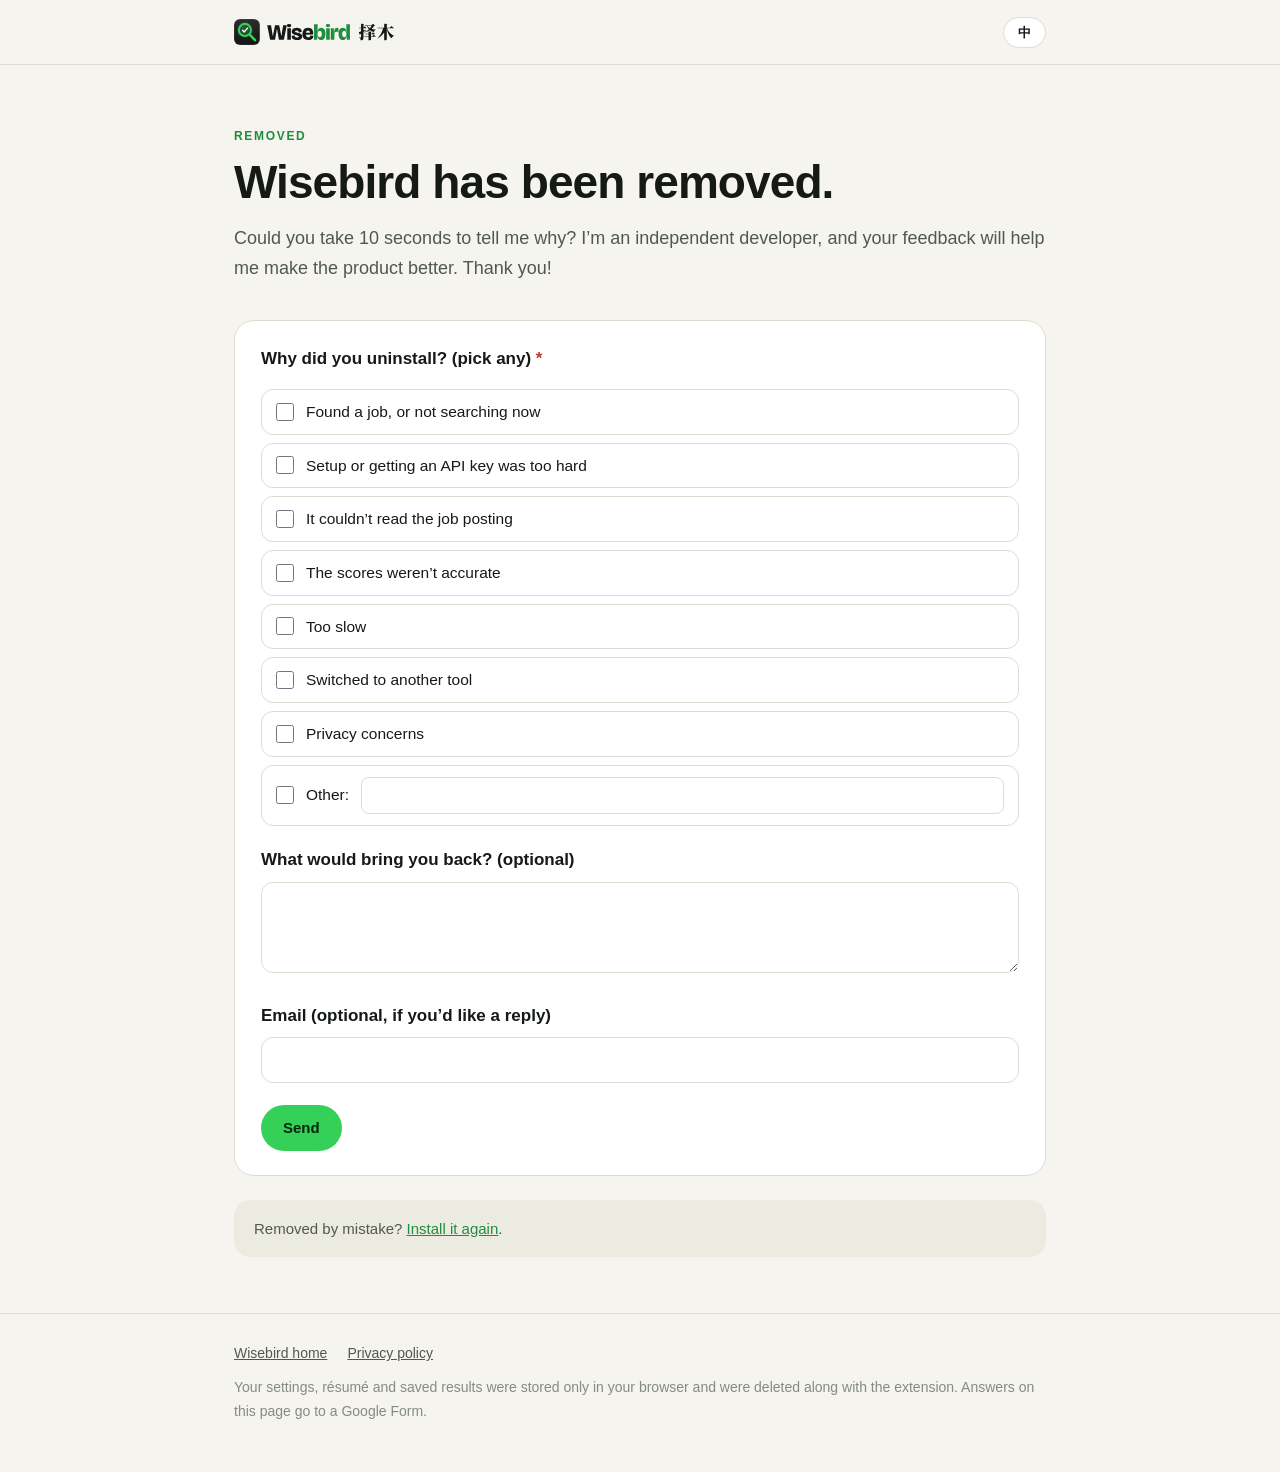
<file: bye.html>
<!doctype html>
<html lang="zh-Hans" data-title-zh="Wisebird 已卸载" data-title-en="Wisebird was removed">
<head>
<meta charset="utf-8" />
<meta name="viewport" content="width=device-width, initial-scale=1" />
<title>Wisebird 已卸载</title>
<meta name="robots" content="noindex" />
<link rel="icon" type="image/png" sizes="32x32" href="icons/icon-b-32.png" />
<link rel="stylesheet" href="pages.css?v=4" />
</head>
<body>
<header class="top">
  <div class="wrap">
    <a class="brand" href="./"><img src="brand/wisebird-a-lockup-horizontal-on-light.svg" alt="Wisebird 择木" /></a>
    <button class="lang" id="langBtn" type="button" aria-label="Switch language">EN</button>
  </div>
</header>

<main class="wrap">
  <section class="hero">
    <span class="kicker" data-en="Removed">已卸载</span>
    <h1 data-en="Wisebird has been removed.">Wisebird 已经卸载。</h1>
    <p class="sub" data-en="Could you take 10 seconds to tell me why? I’m an independent developer, and your feedback will help me make the product better. Thank you!">可以花 10 秒告诉我为什么吗？我是一个独立开发者，你的反馈会让我的产品变得更好。感谢！</p>
  </section>

  <!-- The answers go straight to the「Wisebird 卸载反馈」Google Form (formResponse), so they land in its Responses tab.
       Each checkbox value must match the Google option text exactly, or Google drops the answer. -->
  <form class="fb" id="byeForm" novalidate>
    <fieldset class="q">
      <legend><span data-en="Why did you uninstall? (pick any)">为什么卸载？（可多选）</span> <b class="req">*</b></legend>
      <label class="opt"><input type="checkbox" name="why" value="找到工作了，或暂时不找了 🎉 — Found a job, or not searching now"><span data-en="Found a job, or not searching now">找到工作了，或暂时不找了</span></label>
      <label class="opt"><input type="checkbox" name="why" value="设置太麻烦 / 不知道怎么拿 API Key — Setup or getting an API key was too hard"><span data-en="Setup or getting an API key was too hard">设置太麻烦 / 不知道怎么拿 API Key</span></label>
      <label class="opt"><input type="checkbox" name="why" value="读不到岗位内容 — It couldn't read the job posting"><span data-en="It couldn’t read the job posting">读不到岗位内容</span></label>
      <label class="opt"><input type="checkbox" name="why" value="打分不准 — The scores weren't accurate"><span data-en="The scores weren’t accurate">打分不准</span></label>
      <label class="opt"><input type="checkbox" name="why" value="太慢 — Too slow"><span data-en="Too slow">太慢</span></label>
      <label class="opt"><input type="checkbox" name="why" value="换了别的工具 — Switched to another tool"><span data-en="Switched to another tool">换了别的工具</span></label>
      <label class="opt"><input type="checkbox" name="why" value="担心隐私 — Privacy concerns"><span data-en="Privacy concerns">担心隐私</span></label>
      <label class="opt opt-other"><input type="checkbox" name="why" value="__other_option__" id="whyOther"><span data-en="Other:">其他：</span><input type="text" class="other" id="whyOtherText" maxlength="300" aria-label="Other reason" /></label>
    </fieldset>

    <label class="q">
      <span class="ql" data-en="What would bring you back? (optional)">改成什么样你会回来用？（选填）</span>
      <textarea id="back" rows="3" maxlength="2000"></textarea>
    </label>

    <label class="q">
      <span class="ql" data-en="Email (optional, if you’d like a reply)">邮箱（选填，想要回复的话）</span>
      <input type="email" id="contact" maxlength="200" autocomplete="email" />
    </label>

    <p class="err" id="byeErr" role="alert" hidden></p>
    <button class="btn" type="submit" id="byeSend"><span data-en="Send">提交</span></button>
  </form>

  <div class="thanks" id="byeThanks" hidden>
    <h2 data-en="Got it. Thank you!">收到了，谢谢！</h2>
    <p data-en="Removed by mistake? <a href=&quot;./#install&quot;>Install it again</a>.">不小心卸载了？<a href="./#install">重新安装</a>。</p>
  </div>

  <p class="note" id="byeNote" data-en="Removed by mistake? <a href=&quot;./#install&quot;>Install it again</a>.">不小心卸载了？<a href="./#install">重新安装</a>。</p>
</main>

<footer>
  <div class="wrap">
    <nav>
      <a href="./" data-en="Wisebird home">Wisebird 首页</a>
      <a href="privacy.html" data-en="Privacy policy">隐私政策</a>
    </nav>
    <p data-en="Your settings, résumé and saved results were stored only in your browser and were deleted along with the extension. Answers on this page go to a Google Form.">你的设置、简历和保存的结果只存在你的浏览器里，已经随插件一起删除。这个页面上的回答会提交到 Google 表单。</p>
  </div>
</footer>

<script src="forms.js?v=2"></script>
<script src="pages.js?v=2"></script>
<script>
(function () {
  const F = window.WISEBIRD_FORMS || {};
  const ids = F.byeFields || {};
  const form = document.getElementById("byeForm");
  const err = document.getElementById("byeErr");
  const other = document.getElementById("whyOther"), otherText = document.getElementById("whyOtherText");
  const msg = {
    pick: { zh: "至少选一项。", en: "Pick at least one reason." },
    other: { zh: "选了「其他」的话，写一句原因。", en: "Add a few words for “Other”." },
    email: { zh: "邮箱格式不太对，检查一下。", en: "That email doesn’t look right." },
    fail: { zh: "没发出去，检查一下网络再点一次。", en: "That didn’t send. Check your connection and try again." },
  };
  const say = (k) => { err.textContent = k ? msg[k][window.wbLang() === "en" ? "en" : "zh"] : ""; err.hidden = !k; };
  otherText.addEventListener("input", () => { if (otherText.value.trim()) other.checked = true; });

  form.addEventListener("submit", async (e) => {
    e.preventDefault();
    const picked = [...form.querySelectorAll('input[name="why"]:checked')].map((x) => x.value);
    if (!picked.length) return say("pick");
    if (other.checked && !otherText.value.trim()) { otherText.focus(); return say("other"); }
    const em = document.getElementById("contact").value.trim();
    if (em && !/^[^\s@]+@[^\s@]+\.[^\s@]+$/.test(em)) { document.getElementById("contact").focus(); return say("email"); }
    say("");
    const body = new URLSearchParams();
    picked.forEach((v) => body.append(ids.why, v));
    if (other.checked) body.append(ids.why + ".other_option_response", otherText.value.trim());
    const back = document.getElementById("back").value.trim(), contact = document.getElementById("contact").value.trim();
    if (back) body.append(ids.back, back);
    if (contact) body.append(ids.contact, contact);
    const btn = document.getElementById("byeSend");
    btn.disabled = true;
    try {
      // no-cors: Google doesn't allow reading the reply from another site, but the answer is recorded
      await fetch(F.bye.replace(/\/viewform.*$/, "/formResponse"), { method: "POST", mode: "no-cors", body });
      form.hidden = true;
      document.getElementById("byeNote").hidden = true;
      document.getElementById("byeThanks").hidden = false;
    } catch (_) {
      btn.disabled = false;
      say("fail");
    }
  });
})();
</script>
</body>
</html>
</file>
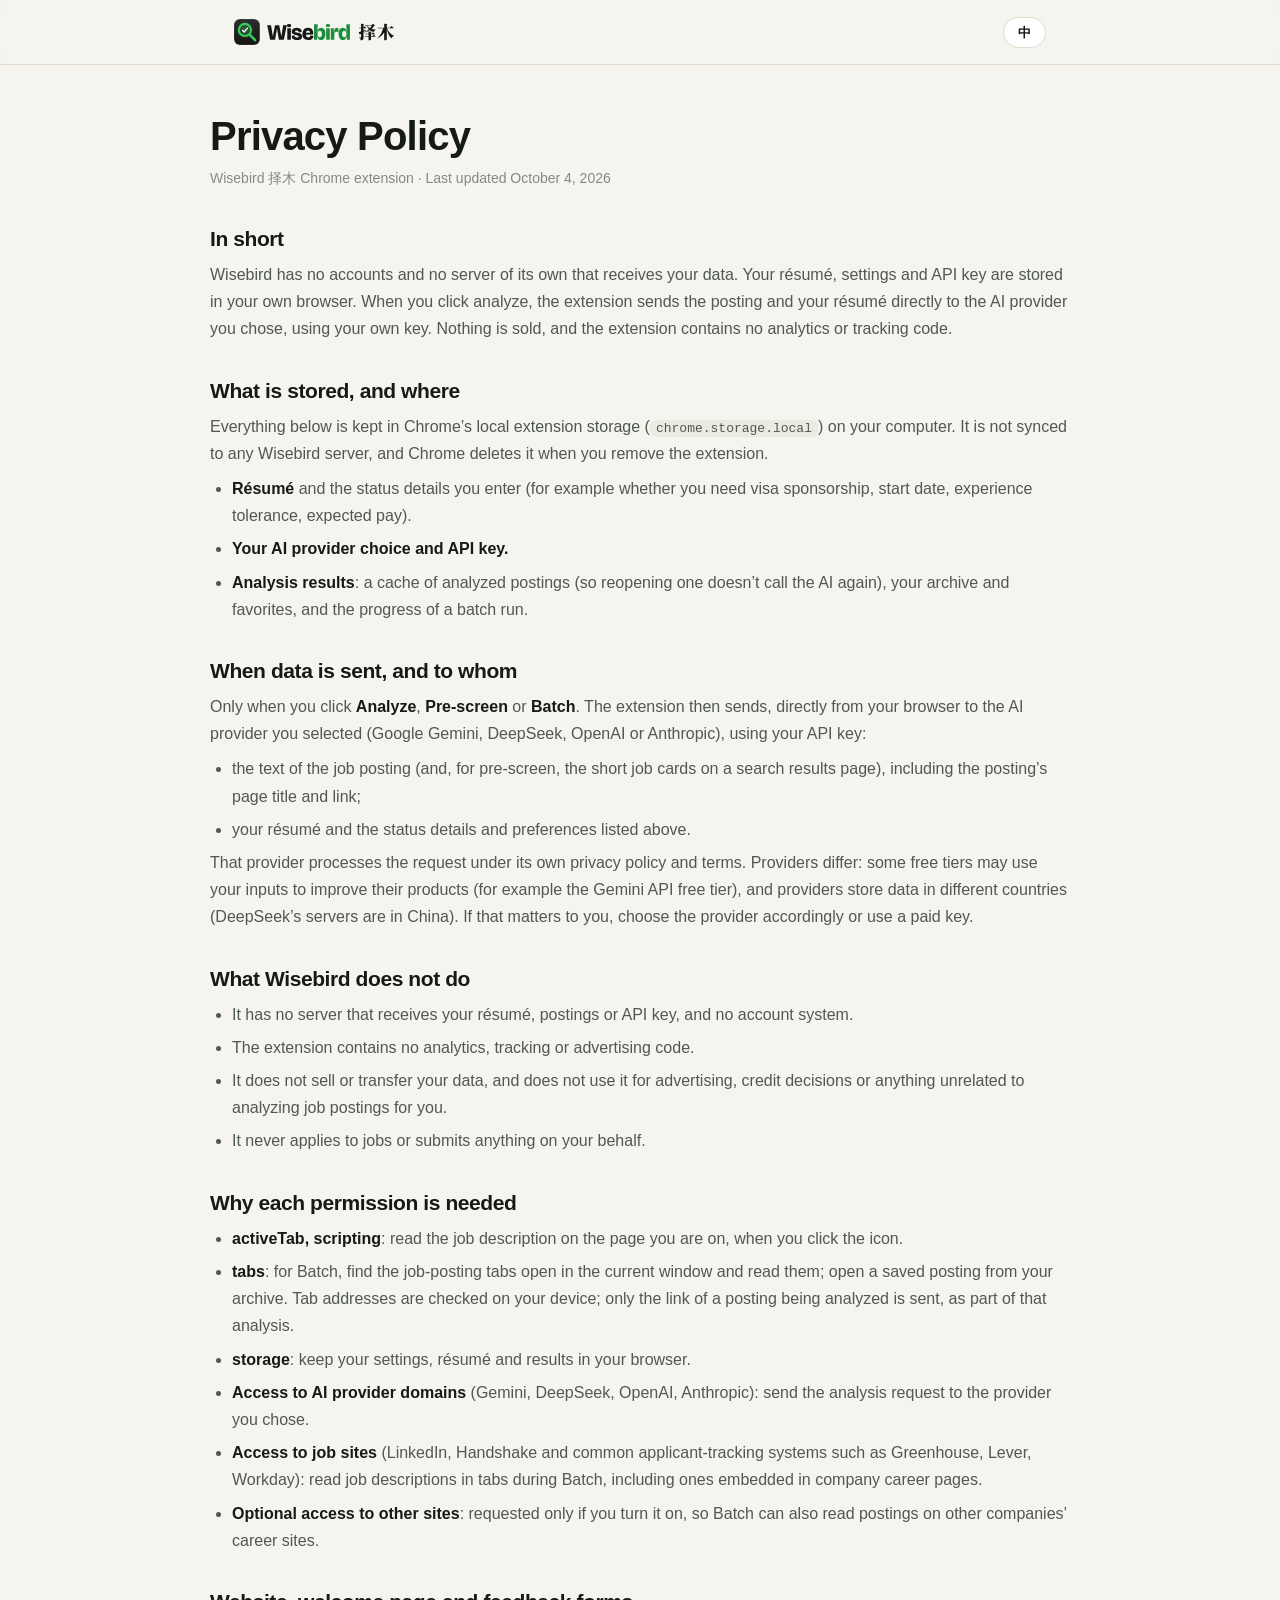
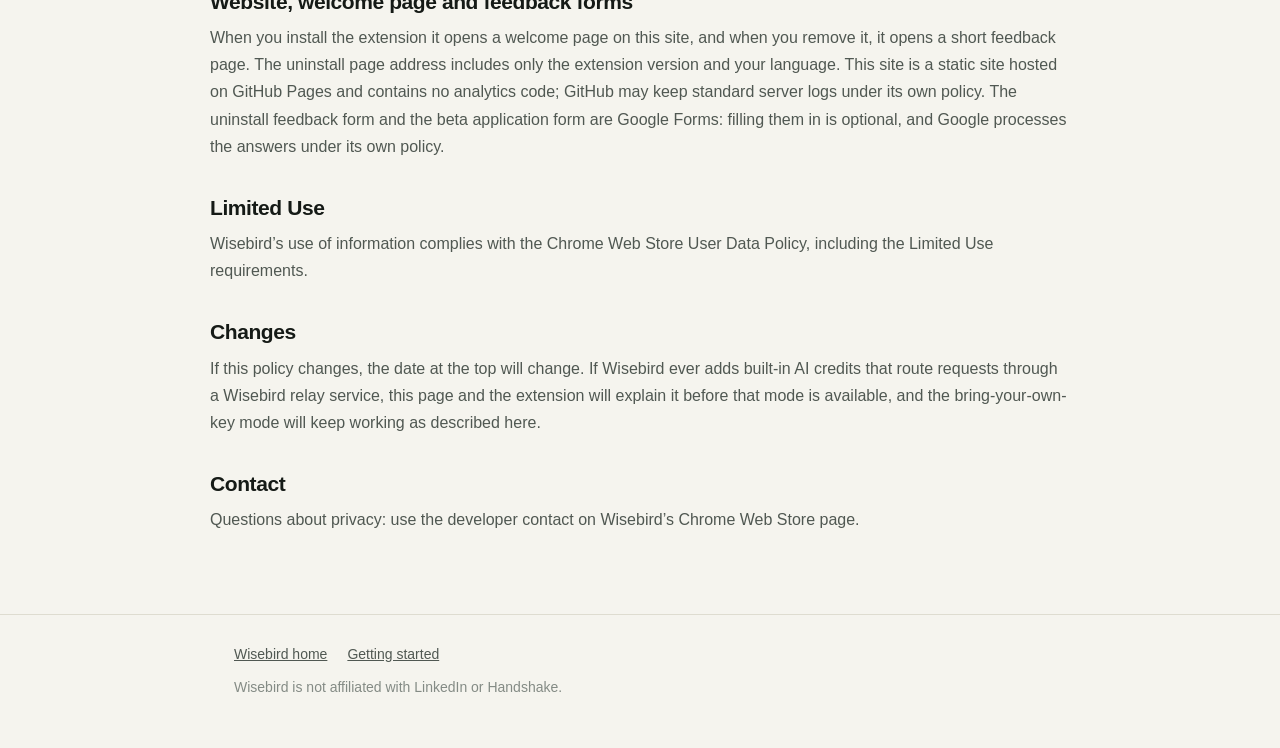
<file: privacy.html>
<!doctype html>
<html lang="zh-Hans" data-title-zh="隐私政策 · Wisebird 择木" data-title-en="Privacy Policy · Wisebird">
<head>
<meta charset="utf-8" />
<meta name="viewport" content="width=device-width, initial-scale=1" />
<title>隐私政策 · Wisebird 择木</title>
<meta name="description" content="Wisebird 择木 Chrome 扩展的隐私政策：数据保存在哪里、什么时候发送、发给谁。" />
<link rel="icon" type="image/png" sizes="32x32" href="icons/icon-b-32.png" />
<link rel="stylesheet" href="pages.css?v=4" />
</head>
<body>
<header class="top">
  <div class="wrap">
    <a class="brand" href="./"><img src="brand/wisebird-a-lockup-horizontal-on-light.svg" alt="Wisebird 择木" /></a>
    <button class="lang" id="langBtn" type="button" aria-label="Switch language">EN</button>
  </div>
</header>

<main class="wrap doc">
  <h1 data-en="Privacy Policy">隐私政策</h1>
  <p class="date" data-en="Wisebird 择木 Chrome extension · Last updated October 4, 2026">Wisebird 择木 Chrome 扩展 · 最后更新：2026 年 10 月 4 日</p>

  <h2 data-en="In short">一句话版本</h2>
  <p data-en="Wisebird has no accounts and no server of its own that receives your data. Your résumé, settings and API key are stored in your own browser. When you click analyze, the extension sends the posting and your résumé directly to the AI provider you chose, using your own key. Nothing is sold, and the extension contains no analytics or tracking code.">Wisebird 没有账号体系，也没有接收你数据的自有服务器。简历、设置和 API Key 保存在你自己的浏览器里。只有你点「分析」时，插件才用你自己的 Key，把岗位内容和简历直接发给你选的 AI 服务商。不出售任何数据，插件里也没有统计或追踪代码。</p>

  <h2 data-en="What is stored, and where">保存了什么、存在哪里</h2>
  <p data-en="Everything below is kept in Chrome’s local extension storage (<code>chrome.storage.local</code>) on your computer. It is not synced to any Wisebird server, and Chrome deletes it when you remove the extension.">以下内容只保存在你电脑上 Chrome 的扩展本地存储（<code>chrome.storage.local</code>）里，不会同步到任何 Wisebird 服务器；卸载插件时 Chrome 会一并删除。</p>
  <ul>
    <li data-en="<b>Résumé</b> and the status details you enter (for example whether you need visa sponsorship, start date, experience tolerance, expected pay).">你粘贴的<b>简历</b>，以及你填写的身份和偏好（例如是否需要办身份、入职时间、经验宽限、预期年薪）。</li>
    <li data-en="<b>Your AI provider choice and API key.</b>">你选择的 <b>AI 服务商和 API Key</b>。</li>
    <li data-en="<b>Analysis results</b>: a cache of analyzed postings (so reopening one doesn’t call the AI again), your archive and favorites, and the progress of a batch run.">分析结果：已分析岗位的<b>缓存</b>（再次打开时不重复调用 AI）、<b>存档和收藏</b>，以及批量分析的进度。</li>
  </ul>

  <h2 data-en="When data is sent, and to whom">什么时候发送数据、发给谁</h2>
  <p data-en="Only when you click <b>Analyze</b>, <b>Pre-screen</b> or <b>Batch</b>. The extension then sends, directly from your browser to the AI provider you selected (Google Gemini, DeepSeek, OpenAI or Anthropic), using your API key:">只有在你点击<b>分析</b>、<b>初筛</b>或<b>批量分析</b>时才会发送。插件会用你的 API Key，从你的浏览器直接把以下内容发给你在设置里选的 AI 服务商（Google Gemini、DeepSeek、OpenAI 或 Anthropic）：</p>
  <ul>
    <li data-en="the text of the job posting (and, for pre-screen, the short job cards on a search results page), including the posting’s page title and link;">岗位页面的文字（初筛时是搜索结果页上的岗位卡片），包括页面标题和岗位链接；</li>
    <li data-en="your résumé and the status details and preferences listed above.">你的简历，以及上面列出的身份和偏好设置。</li>
  </ul>
  <p data-en="That provider processes the request under its own privacy policy and terms. Providers differ: some free tiers may use your inputs to improve their products (for example the Gemini API free tier), and providers store data in different countries (DeepSeek’s servers are in China). If that matters to you, choose the provider accordingly or use a paid key.">服务商会按照它自己的隐私政策和条款处理这些请求。各家规则不同：部分免费额度可能会用你的输入改进产品（例如 Gemini API 的免费额度），数据存放的国家也不同（DeepSeek 的服务器在中国）。介意的话，请据此选择服务商，或使用付费 Key。</p>

  <h2 data-en="What Wisebird does not do">Wisebird 不做的事</h2>
  <ul>
    <li data-en="It has no server that receives your résumé, postings or API key, and no account system.">没有接收你简历、岗位内容或 API Key 的服务器，也没有账号体系。</li>
    <li data-en="The extension contains no analytics, tracking or advertising code.">插件里没有统计、追踪或广告代码。</li>
    <li data-en="It does not sell or transfer your data, and does not use it for advertising, credit decisions or anything unrelated to analyzing job postings for you.">不出售、不转让你的数据，也不把数据用于广告、信用评估或任何与「帮你分析岗位」无关的用途。</li>
    <li data-en="It never applies to jobs or submits anything on your behalf.">不会替你投递简历，也不会代你提交任何内容。</li>
  </ul>

  <h2 data-en="Why each permission is needed">每项权限的用途</h2>
  <ul>
    <li data-en="<b>activeTab, scripting</b>: read the job description on the page you are on, when you click the icon."><b>activeTab、scripting</b>：你点图标时，读取当前页面上的岗位描述。</li>
    <li data-en="<b>tabs</b>: for Batch, find the job-posting tabs open in the current window and read them; open a saved posting from your archive. Tab addresses are checked on your device; only the link of a posting being analyzed is sent, as part of that analysis."><b>tabs</b>：批量分析时，找出当前窗口里打开的岗位标签页并读取内容；从存档里打开保存过的岗位。标签页地址只在你的电脑上判断，只有正在分析的那个岗位链接会随分析请求一起发送。</li>
    <li data-en="<b>storage</b>: keep your settings, résumé and results in your browser."><b>storage</b>：把设置、简历和分析结果保存在你的浏览器里。</li>
    <li data-en="<b>Access to AI provider domains</b> (Gemini, DeepSeek, OpenAI, Anthropic): send the analysis request to the provider you chose."><b>访问 AI 服务商域名</b>（Gemini、DeepSeek、OpenAI、Anthropic）：把分析请求发给你选的服务商。</li>
    <li data-en="<b>Access to job sites</b> (LinkedIn, Handshake and common applicant-tracking systems such as Greenhouse, Lever, Workday): read job descriptions in tabs during Batch, including ones embedded in company career pages."><b>访问招聘网站</b>（LinkedIn、Handshake，以及 Greenhouse、Lever、Workday 等常见招聘系统）：批量分析时读取这些标签页里的岗位描述，包括嵌在公司招聘页里的内容。</li>
    <li data-en="<b>Optional access to other sites</b>: requested only if you turn it on, so Batch can also read postings on other companies’ career sites."><b>可选的其他网站访问权限</b>：只有你主动开启时才会申请，用于批量分析其他公司招聘页上的岗位。</li>
  </ul>

  <h2 data-en="Website, welcome page and feedback forms">网站、欢迎页和反馈问卷</h2>
  <p data-en="When you install the extension it opens a welcome page on this site, and when you remove it, it opens a short feedback page. The uninstall page address includes only the extension version and your language. This site is a static site hosted on GitHub Pages and contains no analytics code; GitHub may keep standard server logs under its own policy. The uninstall feedback form and the beta application form are Google Forms: filling them in is optional, and Google processes the answers under its own policy.">安装插件后会打开本网站上的欢迎页，卸载时会打开一个简短的反馈页；卸载页的地址里只带插件版本号和语言。本网站是托管在 GitHub Pages 上的静态网站，没有统计代码；GitHub 可能按其政策保留常规的服务器日志。卸载反馈和内测申请使用 Google Forms，是否填写由你决定，回答由 Google 按其政策处理。</p>

  <h2 data-en="Limited Use">有限使用声明</h2>
  <p data-en="Wisebird’s use of information complies with the Chrome Web Store User Data Policy, including the Limited Use requirements.">Wisebird 对用户数据的使用遵守 Chrome 应用商店用户数据政策（Chrome Web Store User Data Policy），包括其中的有限使用（Limited Use）要求。</p>

  <h2 data-en="Changes">政策变更</h2>
  <p data-en="If this policy changes, the date at the top will change. If Wisebird ever adds built-in AI credits that route requests through a Wisebird relay service, this page and the extension will explain it before that mode is available, and the bring-your-own-key mode will keep working as described here.">本政策如有变化，会更新页首日期。如果将来加入经 Wisebird 中转服务调用 AI 的内置额度，会在该模式上线前更新本页并在插件内说明；自带 Key 的模式仍按本页所述方式工作。</p>

  <h2 data-en="Contact">联系方式</h2>
  <p data-en="Questions about privacy: use the developer contact on Wisebird’s Chrome Web Store page.">关于隐私的问题，请通过 Wisebird 在 Chrome 应用商店页面上的开发者联系方式联系。</p>
</main>

<footer>
  <div class="wrap">
    <nav>
      <a href="./" data-en="Wisebird home">Wisebird 首页</a>
      <a href="welcome.html" data-en="Getting started">上手指南</a>
    </nav>
    <p data-en="Wisebird is not affiliated with LinkedIn or Handshake.">Wisebird 与 LinkedIn、Handshake 无任何隶属关系。</p>
  </div>
</footer>

<script src="pages.js?v=2"></script>
</body>
</html>
</file>
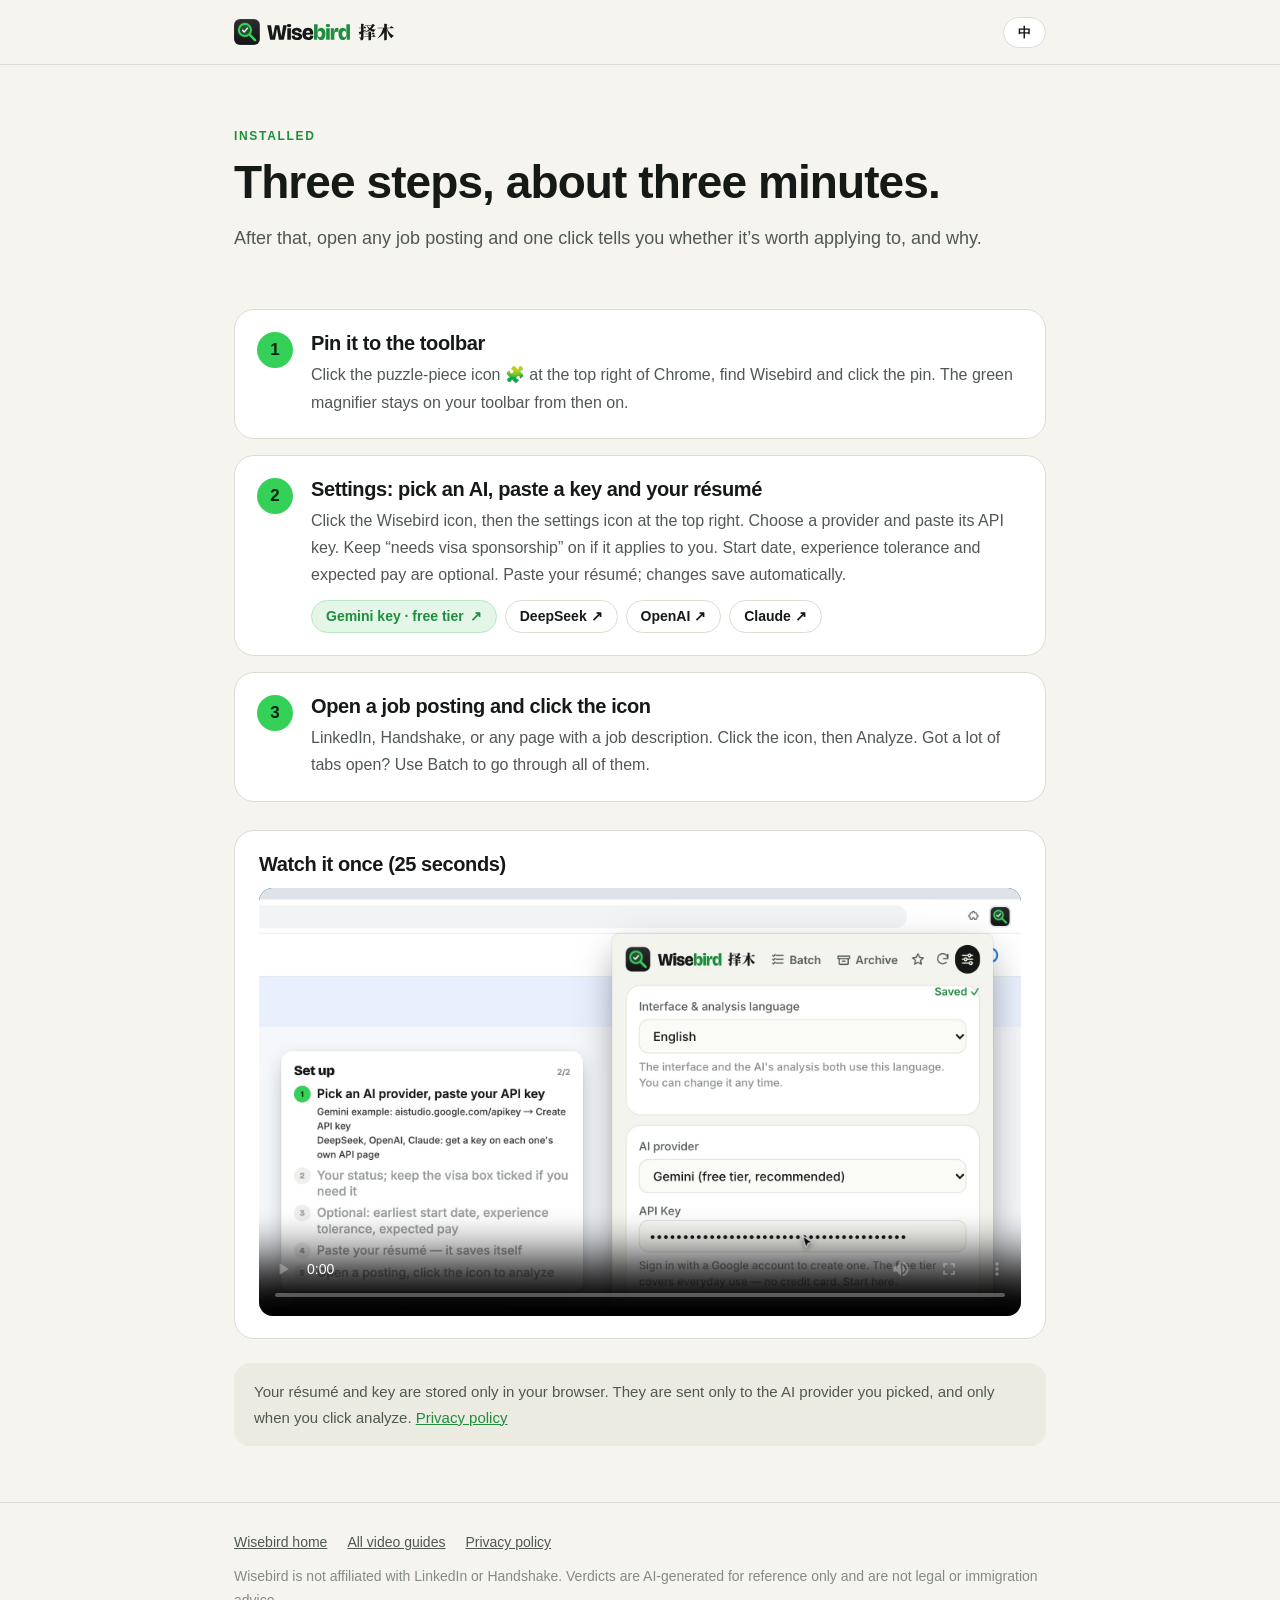
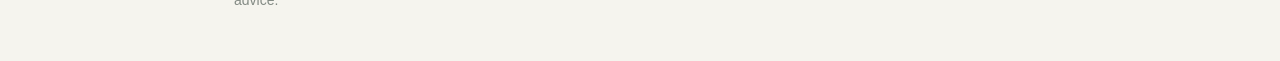
<file: welcome.html>
<!doctype html>
<html lang="zh-Hans" data-title-zh="欢迎使用 Wisebird 择木" data-title-en="Welcome to Wisebird">
<head>
<meta charset="utf-8" />
<meta name="viewport" content="width=device-width, initial-scale=1" />
<title>欢迎使用 Wisebird 择木</title>
<meta name="robots" content="noindex" />
<link rel="icon" type="image/png" sizes="32x32" href="icons/icon-b-32.png" />
<link rel="stylesheet" href="pages.css?v=4" />
</head>
<body>
<header class="top">
  <div class="wrap">
    <a class="brand" href="./"><img src="brand/wisebird-a-lockup-horizontal-on-light.svg" alt="Wisebird 择木" /></a>
    <button class="lang" id="langBtn" type="button" aria-label="Switch language">EN</button>
  </div>
</header>

<main class="wrap">
  <section class="hero">
    <span class="kicker" data-en="Installed">已装好</span>
    <h1 data-en="Three steps, about three minutes.">三步，大约三分钟。</h1>
    <p class="sub" data-en="After that, open any job posting and one click tells you whether it’s worth applying to, and why.">设置好以后，打开任何岗位，点一下就知道值不值得投，以及为什么。</p>
  </section>

  <ol class="steps">
    <li>
      <h2 data-en="Pin it to the toolbar">固定到工具栏</h2>
      <p data-en="Click the puzzle-piece icon 🧩 at the top right of Chrome, find Wisebird and click the pin. The green magnifier stays on your toolbar from then on.">点 Chrome 右上角的拼图图标 🧩，找到 Wisebird，点旁边的图钉。之后绿色放大镜就一直在工具栏上。</p>
    </li>
    <li>
      <h2 data-en="Settings: pick an AI, paste a key and your résumé">设置：选 AI，粘贴 Key 和简历</h2>
      <p data-en="Click the Wisebird icon, then the settings icon at the top right. Choose a provider and paste its API key. Keep “needs visa sponsorship” on if it applies to you. Start date, experience tolerance and expected pay are optional. Paste your résumé; changes save automatically.">点 Wisebird 图标，再点右上角的设置图标。选一个 AI 服务商，粘贴它的 API Key；需要办身份就保持勾选。入职时间、经验宽限、预期年薪都可以不填。最后粘贴简历，改动会自动保存。</p>
      <div class="keys">
        <a class="free" href="https://aistudio.google.com/apikey" target="_blank" rel="noopener"><span data-en="Gemini key · free tier">Gemini Key · 有免费额度</span> ↗</a>
        <a href="https://platform.deepseek.com/api_keys" target="_blank" rel="noopener">DeepSeek ↗</a>
        <a href="https://platform.openai.com/api-keys" target="_blank" rel="noopener">OpenAI ↗</a>
        <a href="https://console.anthropic.com/settings/keys" target="_blank" rel="noopener">Claude ↗</a>
      </div>
    </li>
    <li>
      <h2 data-en="Open a job posting and click the icon">打开一个岗位，点图标</h2>
      <p data-en="LinkedIn, Handshake, or any page with a job description. Click the icon, then Analyze. Got a lot of tabs open? Use Batch to go through all of them.">LinkedIn、Handshake，或任何带岗位描述的页面都可以。点图标，再点「分析」。开了一堆岗位？用「批量」一次看完。</p>
    </li>
  </ol>

  <section class="box">
    <h2 data-en="Watch it once (25 seconds)">看一遍就会（25 秒）</h2>
    <video id="setupVideo" controls playsinline preload="metadata"
           poster="video/wisebird-guide-1-setup-zh-v6.poster.jpg" src="video/wisebird-guide-1-setup-zh-v6.mp4"></video>
  </section>

  <div class="beta" id="betaBox" hidden>
    <span data-en="Don’t want to set up a key?">不想填 Key？</span>
    <a id="betaLink" href="#" target="_blank" rel="noopener" data-en="Apply for the built-in credits beta →">申请内置额度内测 →</a>
    <span data-en="Limited spots; invite codes are sent by email or WeChat.">名额有限，邀请码通过邮箱或微信发送。</span>
  </div>

  <p class="note" data-en="Your résumé and key are stored only in your browser. They are sent only to the AI provider you picked, and only when you click analyze. <a href=&quot;privacy.html&quot;>Privacy policy</a>">简历和 Key 只保存在你的浏览器里；只有你点「分析」时，才会发给你选的 AI 服务商。<a href="privacy.html">隐私政策</a></p>
</main>

<footer>
  <div class="wrap">
    <nav>
      <a href="./" data-en="Wisebird home">Wisebird 首页</a>
      <a href="./#guide" data-en="All video guides">全部视频教程</a>
      <a href="privacy.html" data-en="Privacy policy">隐私政策</a>
    </nav>
    <p data-en="Wisebird is not affiliated with LinkedIn or Handshake. Verdicts are AI-generated for reference only and are not legal or immigration advice.">Wisebird 与 LinkedIn、Handshake 无任何隶属关系。结论由 AI 生成，仅供参考，不构成法律或移民建议。</p>
  </div>
</footer>

<script src="forms.js?v=2"></script>
<script src="pages.js?v=2"></script>
<script>
(function () {
  const v = document.getElementById("setupVideo");
  const set = (l) => {
    const want = "video/wisebird-guide-1-setup-" + (l === "en" ? "en" : "zh") + "-v6";
    if (v.getAttribute("src") === want + ".mp4") return;
    v.setAttribute("poster", want + ".poster.jpg");
    v.setAttribute("src", want + ".mp4");
  };
  set(window.wbLang());
  document.addEventListener("wb-lang", (e) => set(e.detail));
  const F = window.WISEBIRD_FORMS || {};
  if (F.betaPublic && F.beta) {
    document.getElementById("betaLink").href = F.beta;
    document.getElementById("betaBox").hidden = false;
  }
})();
</script>
</body>
</html>
</file>
<file: pages.css>
/* Shared by welcome.html, bye.html and privacy.html — same tokens as index.html */
:root{
  --ink:#0b0e0c; --paper:#f5f4ee; --paper-2:#ecebe2; --card:#fff; --line:#dedcd0;
  --txt:#151a16; --txt-2:#505852; --txt-3:#848b85;
  --g:#34d058; --g-deep:#1e8e3e; --g-soft:#e3f6e8;
  --amber-soft:#fff4e0; --amber-deep:#9a6200;
  --display:-apple-system,BlinkMacSystemFont,"Segoe UI","Helvetica Neue","PingFang SC","Noto Sans SC","Microsoft YaHei",sans-serif;
  --body:-apple-system,BlinkMacSystemFont,"Segoe UI","Helvetica Neue","PingFang SC","Noto Sans SC","Microsoft YaHei",sans-serif;
}
*{box-sizing:border-box}
[hidden]{display:none!important}   /* .fb sets display:grid, which would otherwise beat the hidden attribute */
body{margin:0;background:var(--paper);color:var(--txt);font:16px/1.7 var(--body);-webkit-font-smoothing:antialiased}
a{color:var(--g-deep)}
h1,h2,h3{font-family:var(--display);margin:0;letter-spacing:-.02em;line-height:1.15}
p{margin:0}
:focus-visible{outline:3px solid var(--g);outline-offset:3px;border-radius:6px}
.wrap{max-width:860px;margin:0 auto;padding:0 24px}

.top{border-bottom:1px solid var(--line);background:rgba(245,244,238,.92);position:sticky;top:0;z-index:5;backdrop-filter:blur(8px)}
.top .wrap{display:flex;align-items:center;justify-content:space-between;height:64px}
.top a.brand{display:block;line-height:0}
.top img{height:26px;width:auto}
.lang{font:600 13px/1 var(--body);border:1.5px solid var(--line);background:var(--card);color:var(--txt);border-radius:999px;padding:8px 14px;cursor:pointer}
.lang:hover{border-color:var(--txt-3)}

.hero{padding:56px 0 28px}
.kicker{display:inline-block;font:700 12px/1 var(--body);letter-spacing:.14em;text-transform:uppercase;color:var(--g-deep);margin-bottom:14px}
.hero h1{font-size:clamp(32px,5vw,46px);font-weight:800}
.hero .sub{margin-top:14px;color:var(--txt-2);font-size:18px}

.steps{list-style:none;margin:28px 0 0;padding:0;display:grid;gap:16px;counter-reset:s}
.steps li{background:var(--card);border:1px solid var(--line);border-radius:20px;padding:22px 24px 22px 76px;position:relative;counter-increment:s}
.steps li::before{content:counter(s);position:absolute;left:22px;top:22px;width:36px;height:36px;border-radius:50%;background:var(--g);color:#06260f;font:800 17px/36px var(--display);text-align:center}
.steps h2{font-size:20px;font-weight:700}
.steps p{margin-top:6px;color:var(--txt-2)}
.keys{display:flex;flex-wrap:wrap;gap:8px;margin-top:12px}
.keys a{display:inline-flex;align-items:center;gap:6px;border:1.5px solid var(--line);border-radius:999px;padding:7px 14px;font:600 14px/1.2 var(--body);color:var(--txt);text-decoration:none;background:#fff}
.keys a:hover{border-color:var(--g-deep)}
.keys a.free{background:var(--g-soft);border-color:#b8e6c4;color:var(--g-deep)}

.box{margin-top:28px;background:var(--card);border:1px solid var(--line);border-radius:20px;padding:22px 24px}
.box h2{font-size:20px;font-weight:700;margin-bottom:12px}
video{display:block;width:100%;border-radius:14px;background:#0b0e0c;aspect-ratio:16/9}
.note{margin-top:24px;padding:16px 20px;border-radius:16px;background:var(--paper-2);color:var(--txt-2);font-size:15px}
.beta{margin-top:24px;padding:18px 22px;border-radius:16px;background:var(--amber-soft);color:var(--amber-deep)}
.beta a{color:inherit;font-weight:700}

.btn{display:inline-flex;align-items:center;gap:8px;height:46px;padding:0 22px;border-radius:999px;font:600 15px/1 var(--body);text-decoration:none;background:var(--g);color:#06260f}
.btn:hover{filter:brightness(1.05)}
.btn-line{background:transparent;color:var(--txt);border:1.5px solid var(--line)}

/* uninstall feedback form (bye.html) */
.fb{margin-top:8px;background:var(--card);border:1px solid var(--line);border-radius:20px;padding:26px 26px 24px;display:grid;gap:22px}
.fb fieldset{border:0;margin:0;padding:0;min-width:0}
.fb legend,.fb .ql{display:block;font:700 17px/1.4 var(--display);margin-bottom:10px;padding:0}
.fb .req{color:#c0392b;font-weight:700}
.fb .q{display:block}
.opt{display:flex;align-items:center;gap:12px;padding:11px 14px;border:1.5px solid var(--line);border-radius:12px;margin-top:8px;cursor:pointer;color:var(--txt);font-size:15.5px;line-height:1.4;background:#fff}
.opt:hover{border-color:var(--txt-3)}
.opt:has(input:checked){border-color:var(--g-deep);background:var(--g-soft)}
.opt input[type=checkbox]{width:18px;height:18px;margin:0;flex:none;accent-color:var(--g-deep)}
.opt-other .other{flex:1;min-width:0}
.fb textarea,.fb input[type=text],.fb input[type=email]{width:100%;font:15.5px/1.5 var(--body);color:var(--txt);border:1.5px solid var(--line);border-radius:12px;padding:10px 13px;background:#fff}
.fb textarea:focus,.fb input[type=text]:focus,.fb input[type=email]:focus{outline:none;border-color:var(--g-deep);box-shadow:0 0 0 3px rgba(30,142,62,.15)}
.opt-other input[type=text]{padding:6px 10px;border-radius:8px}
.fb .btn{justify-self:start;border:0;cursor:pointer}
.fb .btn:disabled{opacity:.6;cursor:default}
.err{color:#c0392b;font-size:14.5px;margin:-6px 0 0}
.thanks{margin-top:8px;background:var(--g-soft);border:1px solid #b8e6c4;border-radius:20px;padding:30px 28px}
.thanks h2{font-size:24px;font-weight:800;color:var(--g-deep)}
.thanks p{margin-top:8px;color:var(--txt-2)}

/* privacy policy */
.doc{padding:48px 0 24px}
.doc h1{font-size:clamp(30px,4.5vw,40px);font-weight:800}
.doc .date{margin-top:8px;color:var(--txt-3);font-size:14px}
.doc h2{font-size:21px;font-weight:700;margin:36px 0 10px}
.doc p,.doc li{color:var(--txt-2)}
.doc p+p{margin-top:10px}
.doc ul{padding-left:22px;margin:8px 0 0}
.doc li{margin:6px 0}
.doc b{color:var(--txt)}
.doc code{font:13px/1.4 ui-monospace,SFMono-Regular,Menlo,monospace;background:var(--paper-2);padding:1px 6px;border-radius:6px}

footer{margin-top:56px;border-top:1px solid var(--line);padding:28px 0 48px;color:var(--txt-3);font-size:14px}
footer nav{display:flex;flex-wrap:wrap;gap:8px 20px;margin-bottom:10px}
footer a{color:var(--txt-2)}

@media (max-width:560px){
  .hero{padding:40px 0 20px}
  .steps li{padding:20px 18px 20px 64px}
  .steps li::before{left:16px;top:20px}
  .fb{padding:20px 16px}
}
</file>
